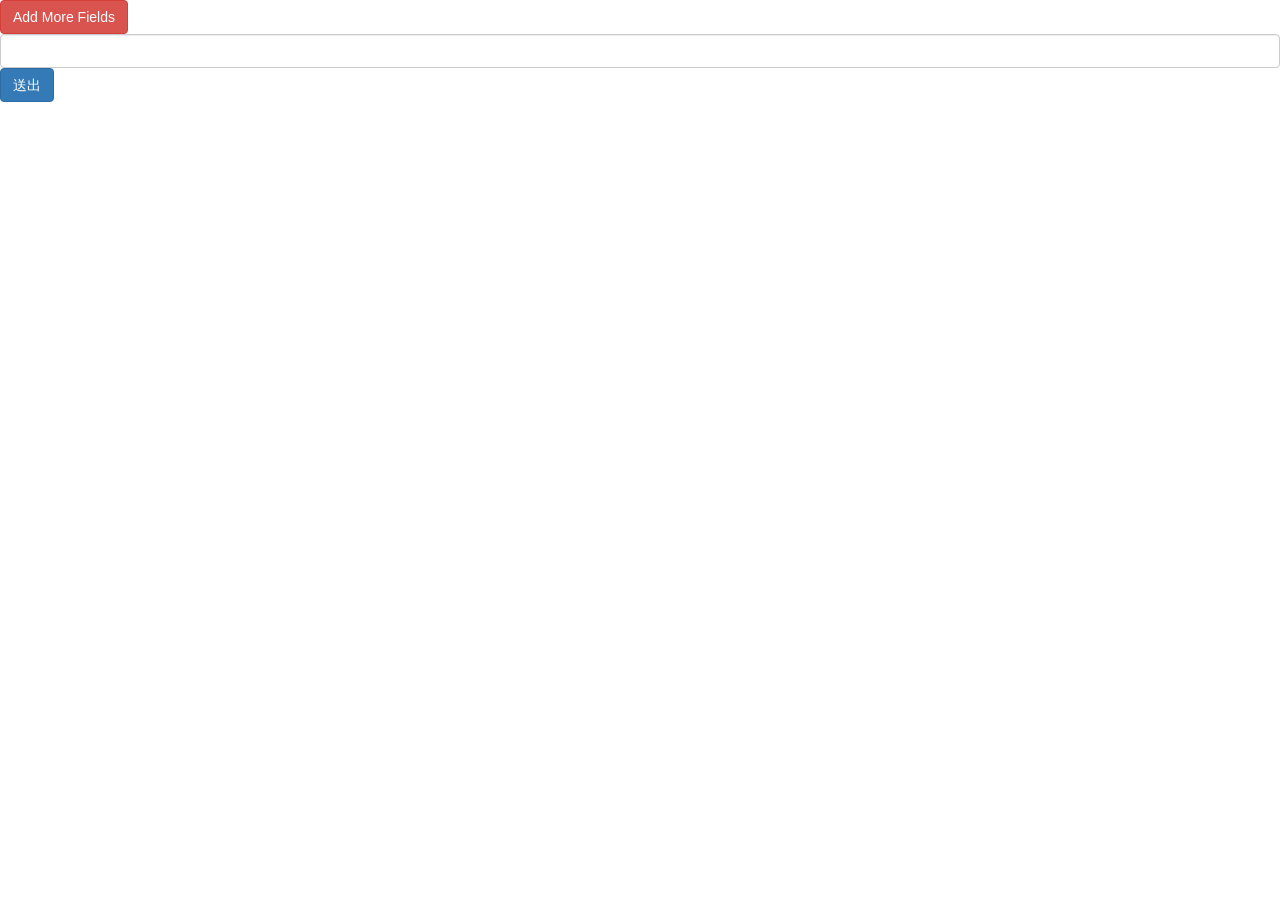
<file: add_ field/index.html>
<!DOCTYPE html>
<html lang="en">
  <head>
    <meta charset="utf-8">
    <meta http-equiv="X-UA-Compatible" content="IE=edge">
    <meta name="viewport" content="width=device-width, initial-scale=1">
    <title></title>

    <link rel="stylesheet" href="https://maxcdn.bootstrapcdn.com/bootstrap/3.3.5/css/bootstrap.min.css">
    <link rel="stylesheet" href="https://maxcdn.bootstrapcdn.com/font-awesome/4.4.0/css/font-awesome.min.css">
    <script src="https://ajax.googleapis.com/ajax/libs/jquery/1.11.3/jquery.min.js"></script>
    <!--[if lt IE 9]>
      <script src="https://oss.maxcdn.com/libs/html5shiv/3.7.2/html5shiv.js"></script>
      <script src="https://oss.maxcdn.com/libs/respond.js/1.4.2/respond.min.js"></script>
    <![endif]-->

    <script type="text/javascript">

    $(document).ready(function() {
    var max_fields      = 10; //maximum input boxes allowed
    var wrapper         = $(".input_fields_wrap"); //Fields wrapper
    var add_button      = $(".add_field_button"); //Add button ID

    var x = 1; //initlal text box count
    $(add_button).click(function(e){ //on add input button click
        e.preventDefault();
        if(x < max_fields){ //max input box allowed
            x++; //text box increment
            $(wrapper).append('<div><input type="text" class="form-control" name="mytext[]"/><a href="#" class="remove_field">Remove</a></div>'); //add input box
        }
    });

    $(wrapper).on("click",".remove_field", function(e){ //user click on remove text
        e.preventDefault(); $(this).parent('div').remove(); x--;
    })
});

  </script>

  </head>
  <body>
    <form class="" action="test.php" method="post">
    <div class="input_fields_wrap">
      <button class="add_field_button btn btn-danger">Add More Fields</button>
      <div><input type="text" class="form-control" name="mytext[]"></div>
    </div>
    <input type="submit" name="" class="btn btn-primary" value="送出">
</form>

    <script src="https://maxcdn.bootstrapcdn.com/bootstrap/3.3.5/js/bootstrap.min.js"></script>
  </body>
</html>
</file>
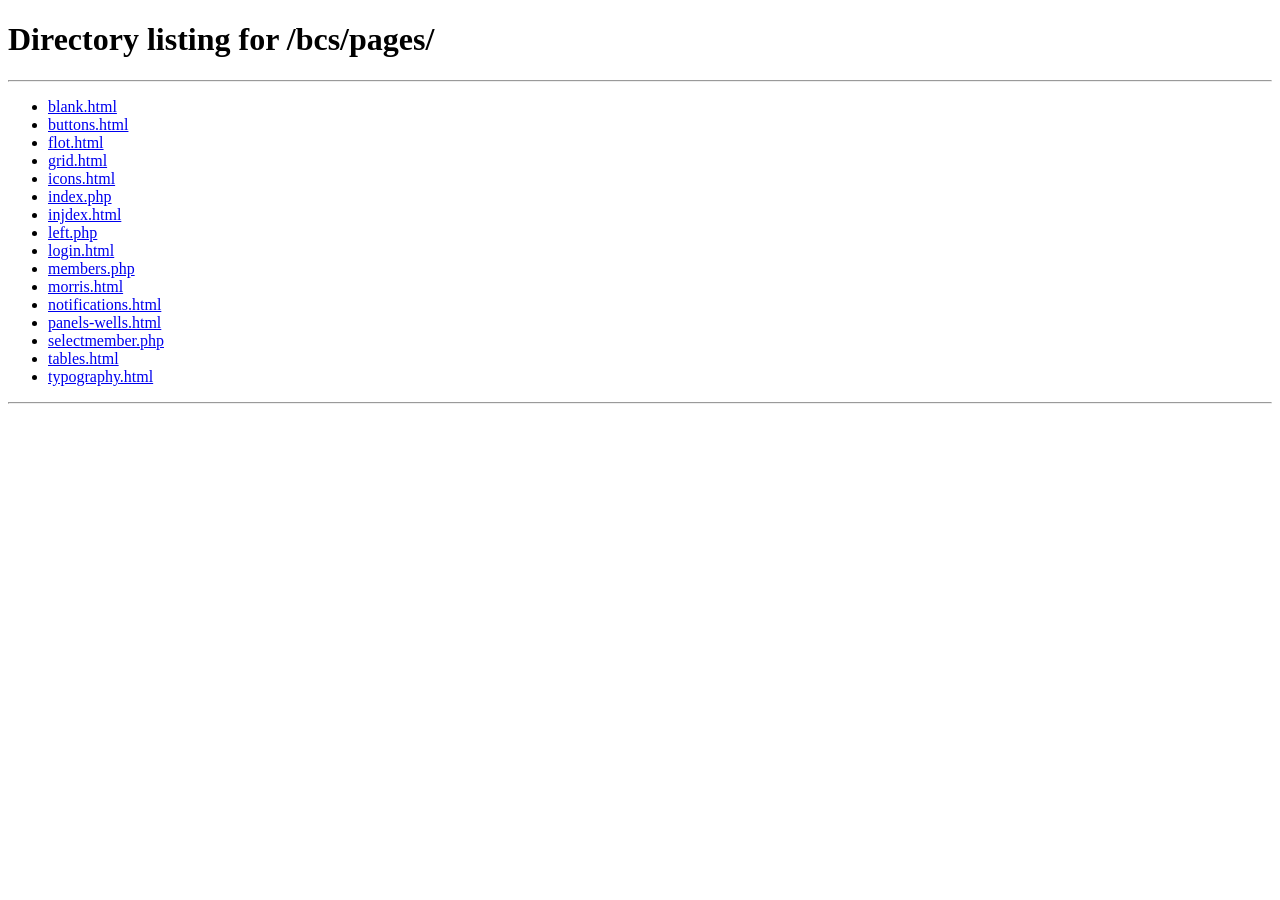
<file: bcs/index.html>
<!DOCTYPE html>
<html>
<head>
<meta http-equiv="refresh" content="0;url=pages/">
<title>SB Admin 2</title>
<script language="javascript">
    window.location.href = "pages/"
</script>
</head>
<body>
Go to <a href="pages/index.php">/pages/index.html</a>
</body>
</html>
</file>
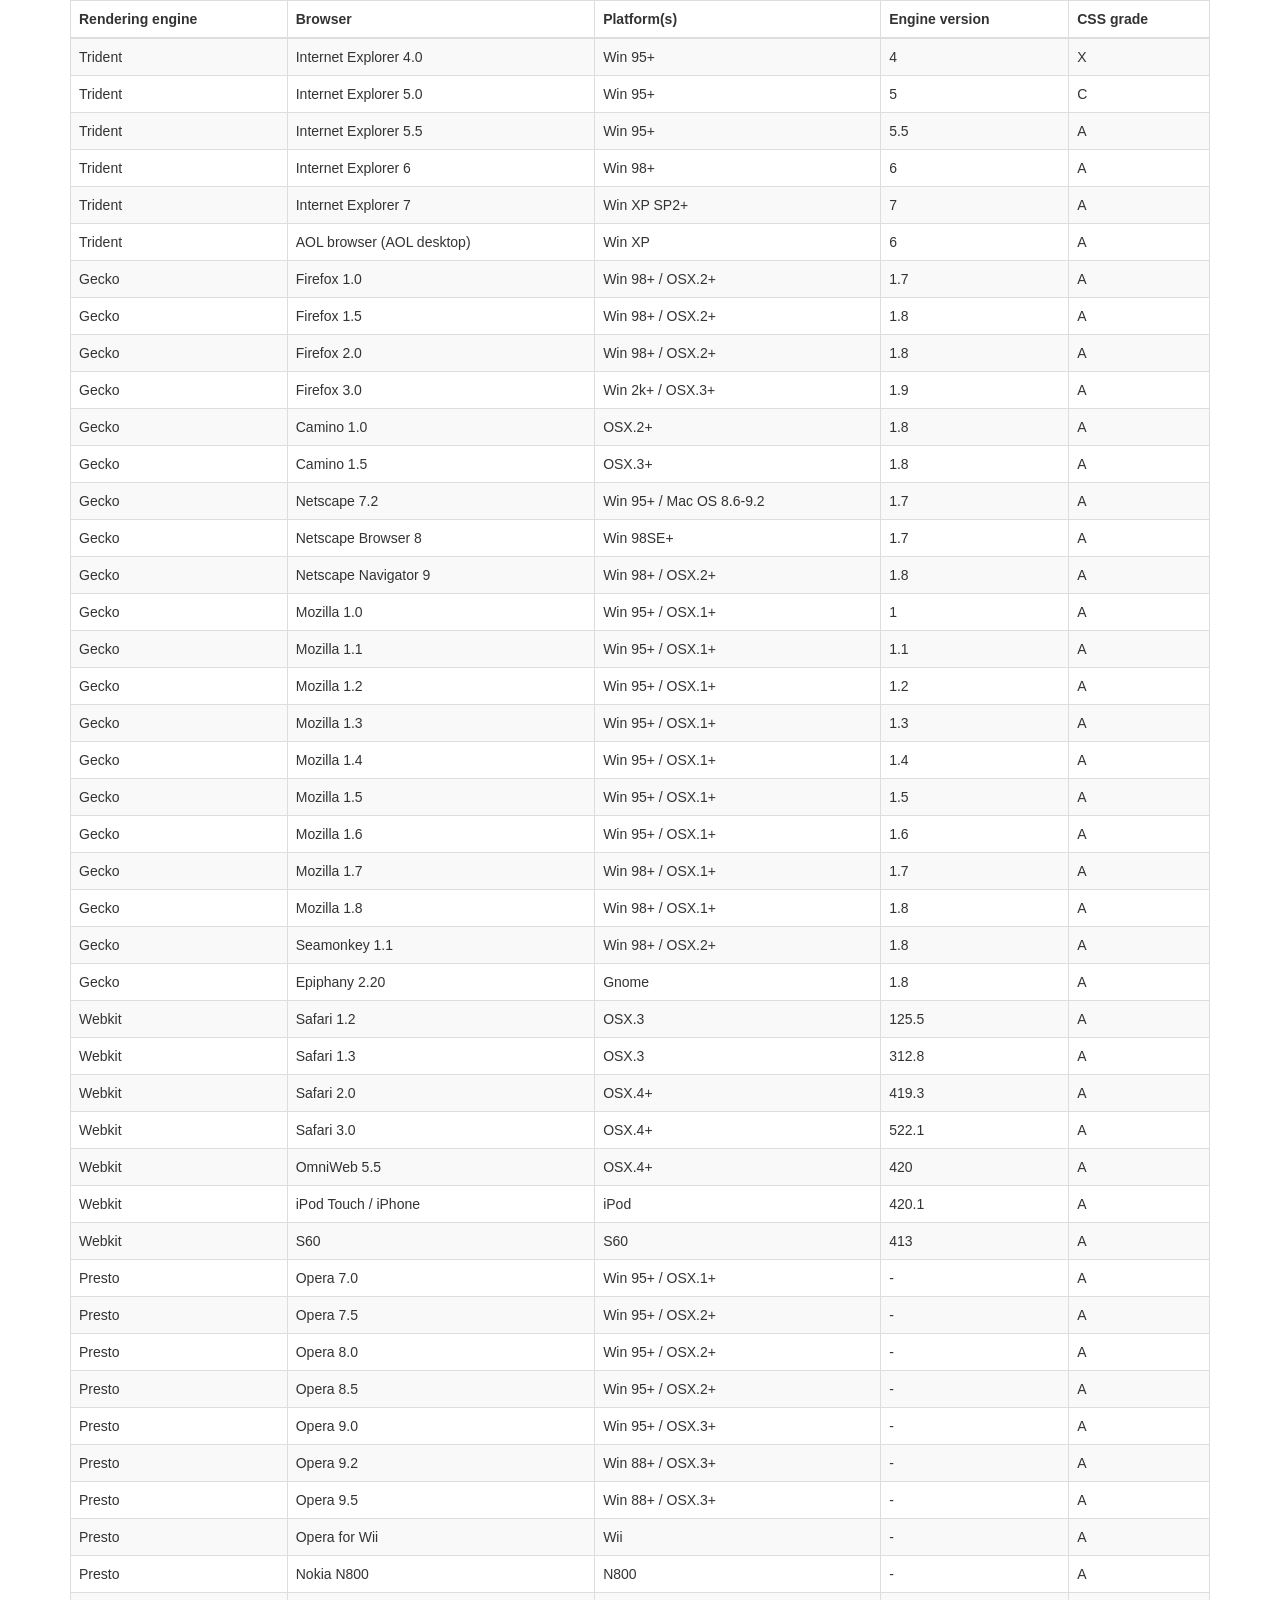
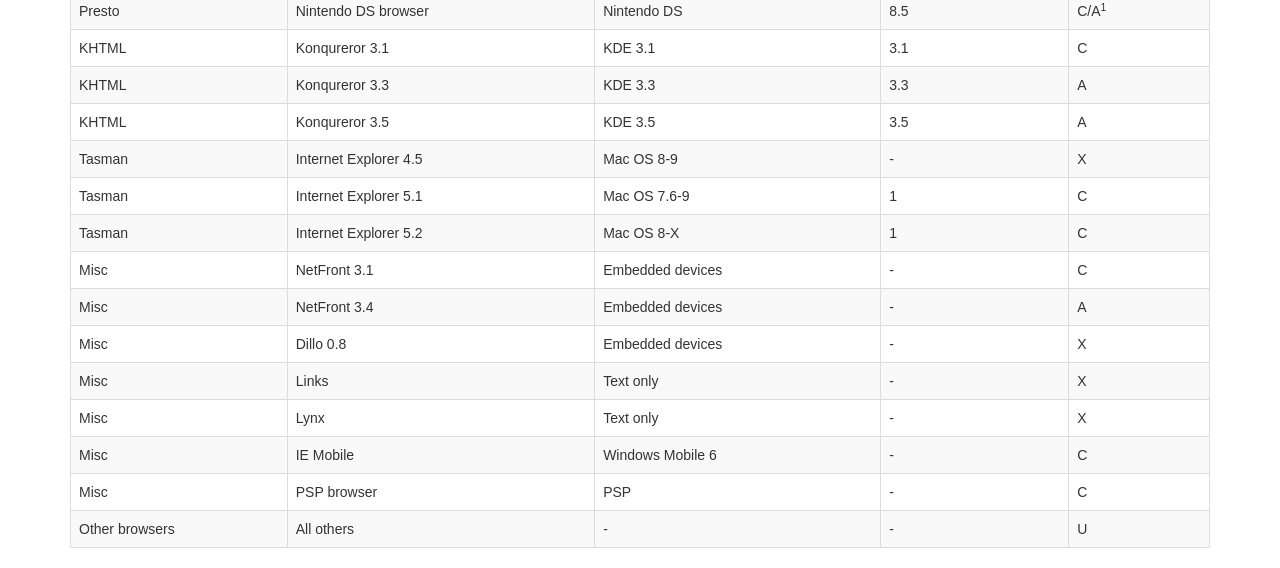
<file: bc/vendor/datatables-plugins/index.html>
<!DOCTYPE HTML PUBLIC "-//W3C//DTD HTML 4.01//EN" "http://www.w3.org/TR/html4/strict.dtd">
<html>
	<head>
		<meta http-equiv="content-type" content="text/html; charset=utf-8" />
		
		<title>DataTables Bootstrap 3 example</title>

		<link rel="stylesheet" type="text/css" href="//maxcdn.bootstrapcdn.com/bootstrap/3.3.0/css/bootstrap.min.css">
		<link rel="stylesheet" type="text/css" href="dataTables.bootstrap.css">

		<script type="text/javascript" language="javascript" src="//code.jquery.com/jquery-1.11.1.min.js"></script>
		<script type="text/javascript" language="javascript" src="//cdn.datatables.net/1.10.3/js/jquery.dataTables.min.js"></script>
		<script type="text/javascript" language="javascript" src="dataTables.bootstrap.js"></script>
		<script type="text/javascript" charset="utf-8">
			$(document).ready(function() {
				$('#example').dataTable();
			} );
		</script>
	</head>
	<body>
		<div class="container">
			
<table cellpadding="0" cellspacing="0" border="0" class="table table-striped table-bordered" id="example">
	<thead>
		<tr>
			<th>Rendering engine</th>
			<th>Browser</th>
			<th>Platform(s)</th>
			<th>Engine version</th>
			<th>CSS grade</th>
		</tr>
	</thead>
	<tbody>
		<tr class="odd gradeX">
			<td>Trident</td>
			<td>Internet
				 Explorer 4.0</td>
			<td>Win 95+</td>
			<td class="center"> 4</td>
			<td class="center">X</td>
		</tr>
		<tr class="even gradeC">
			<td>Trident</td>
			<td>Internet
				 Explorer 5.0</td>
			<td>Win 95+</td>
			<td class="center">5</td>
			<td class="center">C</td>
		</tr>
		<tr class="odd gradeA">
			<td>Trident</td>
			<td>Internet
				 Explorer 5.5</td>
			<td>Win 95+</td>
			<td class="center">5.5</td>
			<td class="center">A</td>
		</tr>
		<tr class="even gradeA">
			<td>Trident</td>
			<td>Internet
				 Explorer 6</td>
			<td>Win 98+</td>
			<td class="center">6</td>
			<td class="center">A</td>
		</tr>
		<tr class="odd gradeA">
			<td>Trident</td>
			<td>Internet Explorer 7</td>
			<td>Win XP SP2+</td>
			<td class="center">7</td>
			<td class="center">A</td>
		</tr>
		<tr class="even gradeA">
			<td>Trident</td>
			<td>AOL browser (AOL desktop)</td>
			<td>Win XP</td>
			<td class="center">6</td>
			<td class="center">A</td>
		</tr>
		<tr class="gradeA">
			<td>Gecko</td>
			<td>Firefox 1.0</td>
			<td>Win 98+ / OSX.2+</td>
			<td class="center">1.7</td>
			<td class="center">A</td>
		</tr>
		<tr class="gradeA">
			<td>Gecko</td>
			<td>Firefox 1.5</td>
			<td>Win 98+ / OSX.2+</td>
			<td class="center">1.8</td>
			<td class="center">A</td>
		</tr>
		<tr class="gradeA">
			<td>Gecko</td>
			<td>Firefox 2.0</td>
			<td>Win 98+ / OSX.2+</td>
			<td class="center">1.8</td>
			<td class="center">A</td>
		</tr>
		<tr class="gradeA">
			<td>Gecko</td>
			<td>Firefox 3.0</td>
			<td>Win 2k+ / OSX.3+</td>
			<td class="center">1.9</td>
			<td class="center">A</td>
		</tr>
		<tr class="gradeA">
			<td>Gecko</td>
			<td>Camino 1.0</td>
			<td>OSX.2+</td>
			<td class="center">1.8</td>
			<td class="center">A</td>
		</tr>
		<tr class="gradeA">
			<td>Gecko</td>
			<td>Camino 1.5</td>
			<td>OSX.3+</td>
			<td class="center">1.8</td>
			<td class="center">A</td>
		</tr>
		<tr class="gradeA">
			<td>Gecko</td>
			<td>Netscape 7.2</td>
			<td>Win 95+ / Mac OS 8.6-9.2</td>
			<td class="center">1.7</td>
			<td class="center">A</td>
		</tr>
		<tr class="gradeA">
			<td>Gecko</td>
			<td>Netscape Browser 8</td>
			<td>Win 98SE+</td>
			<td class="center">1.7</td>
			<td class="center">A</td>
		</tr>
		<tr class="gradeA">
			<td>Gecko</td>
			<td>Netscape Navigator 9</td>
			<td>Win 98+ / OSX.2+</td>
			<td class="center">1.8</td>
			<td class="center">A</td>
		</tr>
		<tr class="gradeA">
			<td>Gecko</td>
			<td>Mozilla 1.0</td>
			<td>Win 95+ / OSX.1+</td>
			<td class="center">1</td>
			<td class="center">A</td>
		</tr>
		<tr class="gradeA">
			<td>Gecko</td>
			<td>Mozilla 1.1</td>
			<td>Win 95+ / OSX.1+</td>
			<td class="center">1.1</td>
			<td class="center">A</td>
		</tr>
		<tr class="gradeA">
			<td>Gecko</td>
			<td>Mozilla 1.2</td>
			<td>Win 95+ / OSX.1+</td>
			<td class="center">1.2</td>
			<td class="center">A</td>
		</tr>
		<tr class="gradeA">
			<td>Gecko</td>
			<td>Mozilla 1.3</td>
			<td>Win 95+ / OSX.1+</td>
			<td class="center">1.3</td>
			<td class="center">A</td>
		</tr>
		<tr class="gradeA">
			<td>Gecko</td>
			<td>Mozilla 1.4</td>
			<td>Win 95+ / OSX.1+</td>
			<td class="center">1.4</td>
			<td class="center">A</td>
		</tr>
		<tr class="gradeA">
			<td>Gecko</td>
			<td>Mozilla 1.5</td>
			<td>Win 95+ / OSX.1+</td>
			<td class="center">1.5</td>
			<td class="center">A</td>
		</tr>
		<tr class="gradeA">
			<td>Gecko</td>
			<td>Mozilla 1.6</td>
			<td>Win 95+ / OSX.1+</td>
			<td class="center">1.6</td>
			<td class="center">A</td>
		</tr>
		<tr class="gradeA">
			<td>Gecko</td>
			<td>Mozilla 1.7</td>
			<td>Win 98+ / OSX.1+</td>
			<td class="center">1.7</td>
			<td class="center">A</td>
		</tr>
		<tr class="gradeA">
			<td>Gecko</td>
			<td>Mozilla 1.8</td>
			<td>Win 98+ / OSX.1+</td>
			<td class="center">1.8</td>
			<td class="center">A</td>
		</tr>
		<tr class="gradeA">
			<td>Gecko</td>
			<td>Seamonkey 1.1</td>
			<td>Win 98+ / OSX.2+</td>
			<td class="center">1.8</td>
			<td class="center">A</td>
		</tr>
		<tr class="gradeA">
			<td>Gecko</td>
			<td>Epiphany 2.20</td>
			<td>Gnome</td>
			<td class="center">1.8</td>
			<td class="center">A</td>
		</tr>
		<tr class="gradeA">
			<td>Webkit</td>
			<td>Safari 1.2</td>
			<td>OSX.3</td>
			<td class="center">125.5</td>
			<td class="center">A</td>
		</tr>
		<tr class="gradeA">
			<td>Webkit</td>
			<td>Safari 1.3</td>
			<td>OSX.3</td>
			<td class="center">312.8</td>
			<td class="center">A</td>
		</tr>
		<tr class="gradeA">
			<td>Webkit</td>
			<td>Safari 2.0</td>
			<td>OSX.4+</td>
			<td class="center">419.3</td>
			<td class="center">A</td>
		</tr>
		<tr class="gradeA">
			<td>Webkit</td>
			<td>Safari 3.0</td>
			<td>OSX.4+</td>
			<td class="center">522.1</td>
			<td class="center">A</td>
		</tr>
		<tr class="gradeA">
			<td>Webkit</td>
			<td>OmniWeb 5.5</td>
			<td>OSX.4+</td>
			<td class="center">420</td>
			<td class="center">A</td>
		</tr>
		<tr class="gradeA">
			<td>Webkit</td>
			<td>iPod Touch / iPhone</td>
			<td>iPod</td>
			<td class="center">420.1</td>
			<td class="center">A</td>
		</tr>
		<tr class="gradeA">
			<td>Webkit</td>
			<td>S60</td>
			<td>S60</td>
			<td class="center">413</td>
			<td class="center">A</td>
		</tr>
		<tr class="gradeA">
			<td>Presto</td>
			<td>Opera 7.0</td>
			<td>Win 95+ / OSX.1+</td>
			<td class="center">-</td>
			<td class="center">A</td>
		</tr>
		<tr class="gradeA">
			<td>Presto</td>
			<td>Opera 7.5</td>
			<td>Win 95+ / OSX.2+</td>
			<td class="center">-</td>
			<td class="center">A</td>
		</tr>
		<tr class="gradeA">
			<td>Presto</td>
			<td>Opera 8.0</td>
			<td>Win 95+ / OSX.2+</td>
			<td class="center">-</td>
			<td class="center">A</td>
		</tr>
		<tr class="gradeA">
			<td>Presto</td>
			<td>Opera 8.5</td>
			<td>Win 95+ / OSX.2+</td>
			<td class="center">-</td>
			<td class="center">A</td>
		</tr>
		<tr class="gradeA">
			<td>Presto</td>
			<td>Opera 9.0</td>
			<td>Win 95+ / OSX.3+</td>
			<td class="center">-</td>
			<td class="center">A</td>
		</tr>
		<tr class="gradeA">
			<td>Presto</td>
			<td>Opera 9.2</td>
			<td>Win 88+ / OSX.3+</td>
			<td class="center">-</td>
			<td class="center">A</td>
		</tr>
		<tr class="gradeA">
			<td>Presto</td>
			<td>Opera 9.5</td>
			<td>Win 88+ / OSX.3+</td>
			<td class="center">-</td>
			<td class="center">A</td>
		</tr>
		<tr class="gradeA">
			<td>Presto</td>
			<td>Opera for Wii</td>
			<td>Wii</td>
			<td class="center">-</td>
			<td class="center">A</td>
		</tr>
		<tr class="gradeA">
			<td>Presto</td>
			<td>Nokia N800</td>
			<td>N800</td>
			<td class="center">-</td>
			<td class="center">A</td>
		</tr>
		<tr class="gradeA">
			<td>Presto</td>
			<td>Nintendo DS browser</td>
			<td>Nintendo DS</td>
			<td class="center">8.5</td>
			<td class="center">C/A<sup>1</sup></td>
		</tr>
		<tr class="gradeC">
			<td>KHTML</td>
			<td>Konqureror 3.1</td>
			<td>KDE 3.1</td>
			<td class="center">3.1</td>
			<td class="center">C</td>
		</tr>
		<tr class="gradeA">
			<td>KHTML</td>
			<td>Konqureror 3.3</td>
			<td>KDE 3.3</td>
			<td class="center">3.3</td>
			<td class="center">A</td>
		</tr>
		<tr class="gradeA">
			<td>KHTML</td>
			<td>Konqureror 3.5</td>
			<td>KDE 3.5</td>
			<td class="center">3.5</td>
			<td class="center">A</td>
		</tr>
		<tr class="gradeX">
			<td>Tasman</td>
			<td>Internet Explorer 4.5</td>
			<td>Mac OS 8-9</td>
			<td class="center">-</td>
			<td class="center">X</td>
		</tr>
		<tr class="gradeC">
			<td>Tasman</td>
			<td>Internet Explorer 5.1</td>
			<td>Mac OS 7.6-9</td>
			<td class="center">1</td>
			<td class="center">C</td>
		</tr>
		<tr class="gradeC">
			<td>Tasman</td>
			<td>Internet Explorer 5.2</td>
			<td>Mac OS 8-X</td>
			<td class="center">1</td>
			<td class="center">C</td>
		</tr>
		<tr class="gradeA">
			<td>Misc</td>
			<td>NetFront 3.1</td>
			<td>Embedded devices</td>
			<td class="center">-</td>
			<td class="center">C</td>
		</tr>
		<tr class="gradeA">
			<td>Misc</td>
			<td>NetFront 3.4</td>
			<td>Embedded devices</td>
			<td class="center">-</td>
			<td class="center">A</td>
		</tr>
		<tr class="gradeX">
			<td>Misc</td>
			<td>Dillo 0.8</td>
			<td>Embedded devices</td>
			<td class="center">-</td>
			<td class="center">X</td>
		</tr>
		<tr class="gradeX">
			<td>Misc</td>
			<td>Links</td>
			<td>Text only</td>
			<td class="center">-</td>
			<td class="center">X</td>
		</tr>
		<tr class="gradeX">
			<td>Misc</td>
			<td>Lynx</td>
			<td>Text only</td>
			<td class="center">-</td>
			<td class="center">X</td>
		</tr>
		<tr class="gradeC">
			<td>Misc</td>
			<td>IE Mobile</td>
			<td>Windows Mobile 6</td>
			<td class="center">-</td>
			<td class="center">C</td>
		</tr>
		<tr class="gradeC">
			<td>Misc</td>
			<td>PSP browser</td>
			<td>PSP</td>
			<td class="center">-</td>
			<td class="center">C</td>
		</tr>
		<tr class="gradeU">
			<td>Other browsers</td>
			<td>All others</td>
			<td>-</td>
			<td class="center">-</td>
			<td class="center">U</td>
		</tr>
	</tbody>
</table>
			
		</div>
	</body>
</html>
</file>
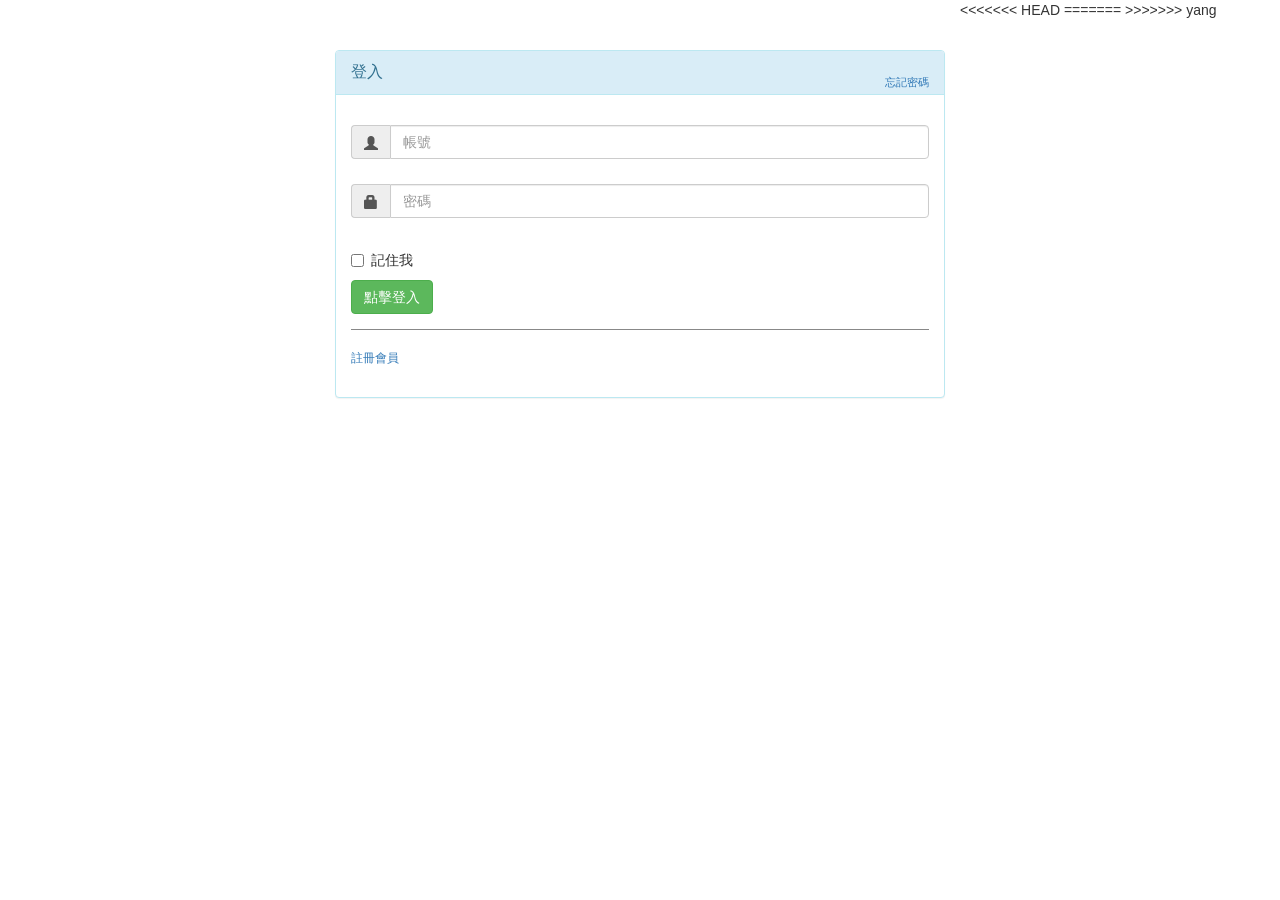
<file: login.html>
<<<<<<< HEAD

=======
>>>>>>> yang
<!DOCTYPE html>
<html lang="en">
<head>
  <meta charset="utf-8">
  <meta http-equiv="X-UA-Compatible" content="IE=edge">
  <meta name="viewport" content="width=device-width, initial-scale=1">
  <title></title>

  <!-- Bootstrap -->
  <link rel="stylesheet" href="https://maxcdn.bootstrapcdn.com/bootstrap/3.3.5/css/bootstrap.min.css">
  <link rel="stylesheet" href="https://maxcdn.bootstrapcdn.com/font-awesome/4.4.0/css/font-awesome.min.css">

  <!-- HTML5 Shim and Respond.js IE8 support of HTML5 elements and media queries -->
  <!-- WARNING: Respond.js doesn't work if you view the page via file:// -->
  <!--[if lt IE 9]>
  <script src="https://oss.maxcdn.com/libs/html5shiv/3.7.2/html5shiv.js"></script>
  <script src="https://oss.maxcdn.com/libs/respond.js/1.4.2/respond.min.js"></script>
  <![endif]-->
</head>
<body>
                              <!--登入----->
  <div id="loginbox" style="margin-top:50px;" class="mainbox col-md-6 col-md-offset-3 col-sm-8 col-sm-offset-2">
    <div class="panel panel-info" >
      <div class="panel-heading">
        <div class="panel-title">登入</div>
        <div style="float:right; font-size: 80%; position: relative; top:-10px"><a href="#">忘記密碼</a></div>
      </div>

      <div style="padding-top:30px" class="panel-body" >

        <div style="display:none" id="login-alert" class="alert alert-danger col-sm-12"></div>

        <form id="loginform" class="form-horizontal" role="form"  action="login.php" method="post" >

          <div style="margin-bottom: 25px" class="input-group">
            <span class="input-group-addon"><i class="glyphicon glyphicon-user"></i></span>
            <input id="login-username" type="text" class="form-control" name="account" value="" placeholder="帳號">
          </div>

          <div style="margin-bottom: 25px" class="input-group">
            <span class="input-group-addon"><i class="glyphicon glyphicon-lock"></i></span>
            <input id="login-password" type="password" class="form-control" name="password" placeholder="密碼">
          </div>



          <div class="input-group">
            <div class="checkbox">
              <label>
                <input id="login-remember" type="checkbox" name="remember" value="1">記住我
              </label>
            </div>
          </div>


          <div style="margin-top:10px" class="form-group">
            <!-- Button -->

            <div class="col-sm-12 controls">
              <button id="btn-login" type="submit" class="btn btn-success">點擊登入</button>

            </div>
          </div>


          <div class="form-group">
            <div class="col-md-12 control">
              <div style="border-top: 1px solid#888; padding-top:20px; font-size:85%" >

                <a href="#" onClick="$('#loginbox').hide(); $('#signupbox').show()">
                  註冊會員
                </a>
              </div>
            </div>
          </div>
        </form>



      </div>
    </div>
  </div>
  <div id="signupbox" style="display:none; margin-top:50px" class="mainbox col-md-6 col-md-offset-3 col-sm-8 col-sm-offset-2">
    <div class="panel panel-info">
      <div class="panel-heading">
        <div class="panel-title">註冊</div>
        <div style="float:right; font-size: 85%; position: relative; top:-10px">
          <a id="signinlink" href="#" onclick="$('#signupbox').hide(); $('#loginbox').show()">返回登入頁面</a></div>
        </div>
        <div class="panel-body" >

                    <!---註冊----->
          <form id="signupform" class="form-horizontal" role="form" action="registered.php" method="post" >

            <div id="signupalert" style="display:none" class="alert alert-danger">
              <p>Error:</p>
              <span></span>
            </div>

              <div class="form-group">
              <label for="Name" class="col-md-3 control-label">姓名</label>
              <div class="col-md-9">
                <input type="text" class="form-control" name="Name" placeholder="Name">
              </div>
            </div>

            <div class="form-group">
              <label for="account number" class="col-md-3 control-label">帳號</label>
              <div class="col-md-9">
                <input type="text" class="form-control" name="accountnumber" placeholder="account number">
              </div>
            </div>
            <div class="form-group">
              <label for="password" class="col-md-3 control-label">密碼</label>
              <div class="col-md-9">
                <input type="password" class="form-control" name="password" placeholder="password">
              </div>
            </div>

            <div class="form-group">
              <label for="lastname" class="col-md-3 control-label">驗證碼</label>
              <div class="col-md-9">
                <input type="text" class="form-control" name="lastname" placeholder="lastname">
              </div>
            </div>


            <div class="form-group">
              <!-- Button -->
              <div class="col-md-offset-3 col-md-9">
                <button id="btn-signup" type="submit" class="btn btn-info"><i class="icon-hand-right"></i> &nbsp 註冊</button>
                <span style="margin-left:7px;"></span>
              </div>
            </div>

            <!-- <div style="border-top: 1px solid #999; padding-top:20px"  class="form-group"> -->

            <div class="col-md-offset-3 col-md-9">

            </div>

          </div>



        </form>
      </div>
    </div>




  </div>


  <!-- jQuery (necessary for Bootstrap's JavaScript plugins) -->
  <script src="https://ajax.googleapis.com/ajax/libs/jquery/1.11.3/jquery.min.js"></script>
  <!-- Include all compiled plugins (below), or include individual files as needed -->
  <script src="https://maxcdn.bootstrapcdn.com/bootstrap/3.3.5/js/bootstrap.min.js"></script>
</body>
</html>
</file>
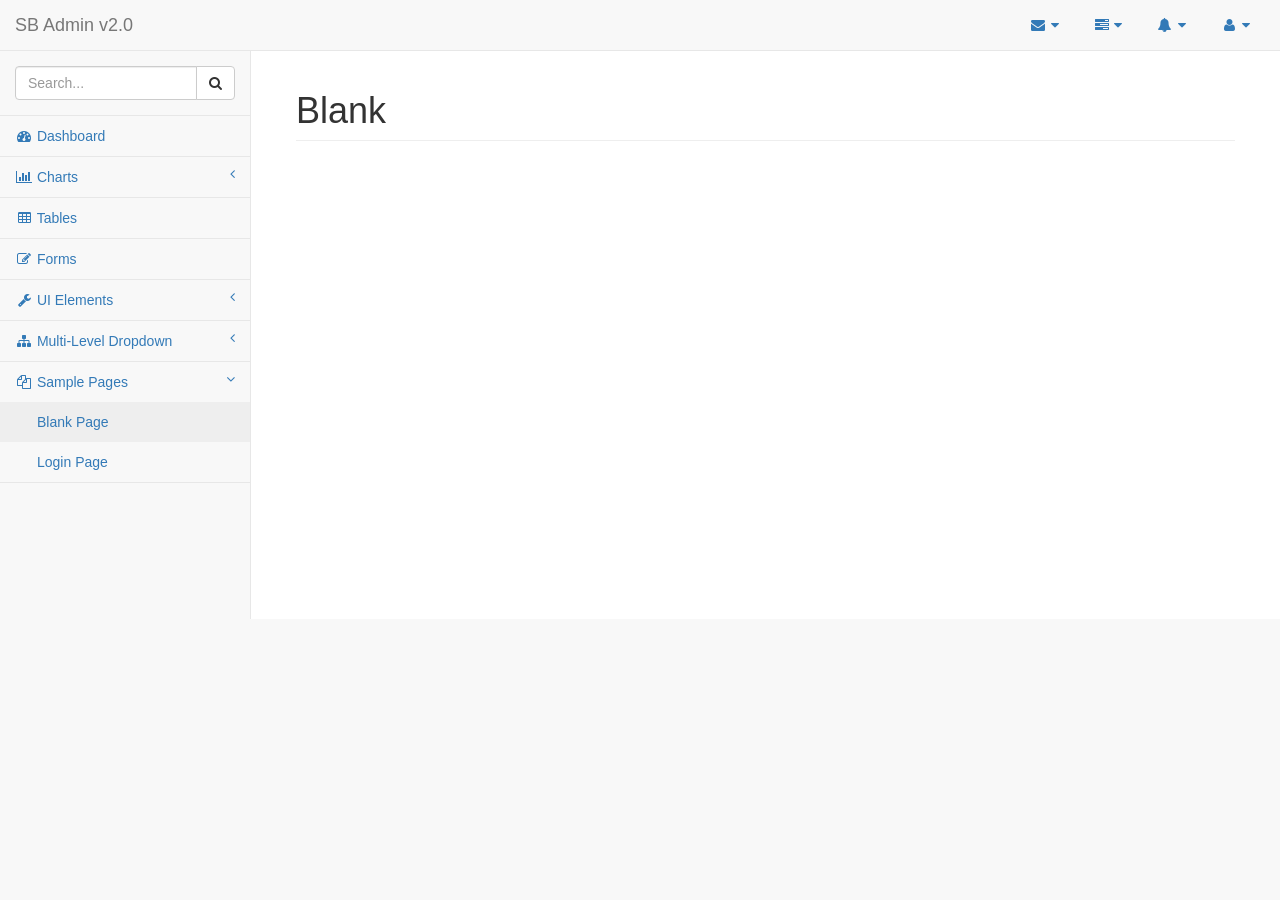
<file: bc/pages/blank.html>
<!DOCTYPE html>
<html lang="en">

<head>

    <meta charset="utf-8">
    <meta http-equiv="X-UA-Compatible" content="IE=edge">
    <meta name="viewport" content="width=device-width, initial-scale=1">
    <meta name="description" content="">
    <meta name="author" content="">

    <title>SB Admin 2 - Bootstrap Admin Theme</title>

    <!-- Bootstrap Core CSS -->
    <link href="../vendor/bootstrap/css/bootstrap.min.css" rel="stylesheet">

    <!-- MetisMenu CSS -->
    <link href="../vendor/metisMenu/metisMenu.min.css" rel="stylesheet">

    <!-- Custom CSS -->
    <link href="../dist/css/sb-admin-2.css" rel="stylesheet">

    <!-- Custom Fonts -->
    <link href="../vendor/font-awesome/css/font-awesome.min.css" rel="stylesheet" type="text/css">

    <!-- HTML5 Shim and Respond.js IE8 support of HTML5 elements and media queries -->
    <!-- WARNING: Respond.js doesn't work if you view the page via file:// -->
    <!--[if lt IE 9]>
        <script src="https://oss.maxcdn.com/libs/html5shiv/3.7.0/html5shiv.js"></script>
        <script src="https://oss.maxcdn.com/libs/respond.js/1.4.2/respond.min.js"></script>
    <![endif]-->

</head>

<body>

    <div id="wrapper">

        <!-- Navigation -->
        <nav class="navbar navbar-default navbar-static-top" role="navigation" style="margin-bottom: 0">
            <div class="navbar-header">
                <button type="button" class="navbar-toggle" data-toggle="collapse" data-target=".navbar-collapse">
                    <span class="sr-only">Toggle navigation</span>
                    <span class="icon-bar"></span>
                    <span class="icon-bar"></span>
                    <span class="icon-bar"></span>
                </button>
                <a class="navbar-brand" href="index.html">SB Admin v2.0</a>
            </div>
            <!-- /.navbar-header -->

            <ul class="nav navbar-top-links navbar-right">
                <li class="dropdown">
                    <a class="dropdown-toggle" data-toggle="dropdown" href="#">
                        <i class="fa fa-envelope fa-fw"></i> <i class="fa fa-caret-down"></i>
                    </a>
                    <ul class="dropdown-menu dropdown-messages">
                        <li>
                            <a href="#">
                                <div>
                                    <strong>John Smith</strong>
                                    <span class="pull-right text-muted">
                                        <em>Yesterday</em>
                                    </span>
                                </div>
                                <div>Lorem ipsum dolor sit amet, consectetur adipiscing elit. Pellentesque eleifend...</div>
                            </a>
                        </li>
                        <li class="divider"></li>
                        <li>
                            <a href="#">
                                <div>
                                    <strong>John Smith</strong>
                                    <span class="pull-right text-muted">
                                        <em>Yesterday</em>
                                    </span>
                                </div>
                                <div>Lorem ipsum dolor sit amet, consectetur adipiscing elit. Pellentesque eleifend...</div>
                            </a>
                        </li>
                        <li class="divider"></li>
                        <li>
                            <a href="#">
                                <div>
                                    <strong>John Smith</strong>
                                    <span class="pull-right text-muted">
                                        <em>Yesterday</em>
                                    </span>
                                </div>
                                <div>Lorem ipsum dolor sit amet, consectetur adipiscing elit. Pellentesque eleifend...</div>
                            </a>
                        </li>
                        <li class="divider"></li>
                        <li>
                            <a class="text-center" href="#">
                                <strong>Read All Messages</strong>
                                <i class="fa fa-angle-right"></i>
                            </a>
                        </li>
                    </ul>
                    <!-- /.dropdown-messages -->
                </li>
                <!-- /.dropdown -->
                <li class="dropdown">
                    <a class="dropdown-toggle" data-toggle="dropdown" href="#">
                        <i class="fa fa-tasks fa-fw"></i> <i class="fa fa-caret-down"></i>
                    </a>
                    <ul class="dropdown-menu dropdown-tasks">
                        <li>
                            <a href="#">
                                <div>
                                    <p>
                                        <strong>Task 1</strong>
                                        <span class="pull-right text-muted">40% Complete</span>
                                    </p>
                                    <div class="progress progress-striped active">
                                        <div class="progress-bar progress-bar-success" role="progressbar" aria-valuenow="40" aria-valuemin="0" aria-valuemax="100" style="width: 40%">
                                            <span class="sr-only">40% Complete (success)</span>
                                        </div>
                                    </div>
                                </div>
                            </a>
                        </li>
                        <li class="divider"></li>
                        <li>
                            <a href="#">
                                <div>
                                    <p>
                                        <strong>Task 2</strong>
                                        <span class="pull-right text-muted">20% Complete</span>
                                    </p>
                                    <div class="progress progress-striped active">
                                        <div class="progress-bar progress-bar-info" role="progressbar" aria-valuenow="20" aria-valuemin="0" aria-valuemax="100" style="width: 20%">
                                            <span class="sr-only">20% Complete</span>
                                        </div>
                                    </div>
                                </div>
                            </a>
                        </li>
                        <li class="divider"></li>
                        <li>
                            <a href="#">
                                <div>
                                    <p>
                                        <strong>Task 3</strong>
                                        <span class="pull-right text-muted">60% Complete</span>
                                    </p>
                                    <div class="progress progress-striped active">
                                        <div class="progress-bar progress-bar-warning" role="progressbar" aria-valuenow="60" aria-valuemin="0" aria-valuemax="100" style="width: 60%">
                                            <span class="sr-only">60% Complete (warning)</span>
                                        </div>
                                    </div>
                                </div>
                            </a>
                        </li>
                        <li class="divider"></li>
                        <li>
                            <a href="#">
                                <div>
                                    <p>
                                        <strong>Task 4</strong>
                                        <span class="pull-right text-muted">80% Complete</span>
                                    </p>
                                    <div class="progress progress-striped active">
                                        <div class="progress-bar progress-bar-danger" role="progressbar" aria-valuenow="80" aria-valuemin="0" aria-valuemax="100" style="width: 80%">
                                            <span class="sr-only">80% Complete (danger)</span>
                                        </div>
                                    </div>
                                </div>
                            </a>
                        </li>
                        <li class="divider"></li>
                        <li>
                            <a class="text-center" href="#">
                                <strong>See All Tasks</strong>
                                <i class="fa fa-angle-right"></i>
                            </a>
                        </li>
                    </ul>
                    <!-- /.dropdown-tasks -->
                </li>
                <!-- /.dropdown -->
                <li class="dropdown">
                    <a class="dropdown-toggle" data-toggle="dropdown" href="#">
                        <i class="fa fa-bell fa-fw"></i> <i class="fa fa-caret-down"></i>
                    </a>
                    <ul class="dropdown-menu dropdown-alerts">
                        <li>
                            <a href="#">
                                <div>
                                    <i class="fa fa-comment fa-fw"></i> New Comment
                                    <span class="pull-right text-muted small">4 minutes ago</span>
                                </div>
                            </a>
                        </li>
                        <li class="divider"></li>
                        <li>
                            <a href="#">
                                <div>
                                    <i class="fa fa-twitter fa-fw"></i> 3 New Followers
                                    <span class="pull-right text-muted small">12 minutes ago</span>
                                </div>
                            </a>
                        </li>
                        <li class="divider"></li>
                        <li>
                            <a href="#">
                                <div>
                                    <i class="fa fa-envelope fa-fw"></i> Message Sent
                                    <span class="pull-right text-muted small">4 minutes ago</span>
                                </div>
                            </a>
                        </li>
                        <li class="divider"></li>
                        <li>
                            <a href="#">
                                <div>
                                    <i class="fa fa-tasks fa-fw"></i> New Task
                                    <span class="pull-right text-muted small">4 minutes ago</span>
                                </div>
                            </a>
                        </li>
                        <li class="divider"></li>
                        <li>
                            <a href="#">
                                <div>
                                    <i class="fa fa-upload fa-fw"></i> Server Rebooted
                                    <span class="pull-right text-muted small">4 minutes ago</span>
                                </div>
                            </a>
                        </li>
                        <li class="divider"></li>
                        <li>
                            <a class="text-center" href="#">
                                <strong>See All Alerts</strong>
                                <i class="fa fa-angle-right"></i>
                            </a>
                        </li>
                    </ul>
                    <!-- /.dropdown-alerts -->
                </li>
                <!-- /.dropdown -->
                <li class="dropdown">
                    <a class="dropdown-toggle" data-toggle="dropdown" href="#">
                        <i class="fa fa-user fa-fw"></i> <i class="fa fa-caret-down"></i>
                    </a>
                    <ul class="dropdown-menu dropdown-user">
                        <li><a href="#"><i class="fa fa-user fa-fw"></i> User Profile</a>
                        </li>
                        <li><a href="#"><i class="fa fa-gear fa-fw"></i> Settings</a>
                        </li>
                        <li class="divider"></li>
                        <li><a href="login.html"><i class="fa fa-sign-out fa-fw"></i> Logout</a>
                        </li>
                    </ul>
                    <!-- /.dropdown-user -->
                </li>
                <!-- /.dropdown -->
            </ul>
            <!-- /.navbar-top-links -->

            <div class="navbar-default sidebar" role="navigation">
                <div class="sidebar-nav navbar-collapse">
                    <ul class="nav" id="side-menu">
                        <li class="sidebar-search">
                            <div class="input-group custom-search-form">
                                <input type="text" class="form-control" placeholder="Search...">
                                <span class="input-group-btn">
                                    <button class="btn btn-default" type="button">
                                        <i class="fa fa-search"></i>
                                    </button>
                                </span>
                            </div>
                            <!-- /input-group -->
                        </li>
                        <li>
                            <a href="index.html"><i class="fa fa-dashboard fa-fw"></i> Dashboard</a>
                        </li>
                        <li>
                            <a href="#"><i class="fa fa-bar-chart-o fa-fw"></i> Charts<span class="fa arrow"></span></a>
                            <ul class="nav nav-second-level">
                                <li>
                                    <a href="flot.html">Flot Charts</a>
                                </li>
                                <li>
                                    <a href="morris.html">Morris.js Charts</a>
                                </li>
                            </ul>
                            <!-- /.nav-second-level -->
                        </li>
                        <li>
                            <a href="tables.html"><i class="fa fa-table fa-fw"></i> Tables</a>
                        </li>
                        <li>
                            <a href="forms.html"><i class="fa fa-edit fa-fw"></i> Forms</a>
                        </li>
                        <li>
                            <a href="#"><i class="fa fa-wrench fa-fw"></i> UI Elements<span class="fa arrow"></span></a>
                            <ul class="nav nav-second-level">
                                <li>
                                    <a href="panels-wells.html">Panels and Wells</a>
                                </li>
                                <li>
                                    <a href="buttons.html">Buttons</a>
                                </li>
                                <li>
                                    <a href="notifications.html">Notifications</a>
                                </li>
                                <li>
                                    <a href="typography.html">Typography</a>
                                </li>
                                <li>
                                    <a href="icons.html"> Icons</a>
                                </li>
                                <li>
                                    <a href="grid.html">Grid</a>
                                </li>
                            </ul>
                            <!-- /.nav-second-level -->
                        </li>
                        <li>
                            <a href="#"><i class="fa fa-sitemap fa-fw"></i> Multi-Level Dropdown<span class="fa arrow"></span></a>
                            <ul class="nav nav-second-level">
                                <li>
                                    <a href="#">Second Level Item</a>
                                </li>
                                <li>
                                    <a href="#">Second Level Item</a>
                                </li>
                                <li>
                                    <a href="#">Third Level <span class="fa arrow"></span></a>
                                    <ul class="nav nav-third-level">
                                        <li>
                                            <a href="#">Third Level Item</a>
                                        </li>
                                        <li>
                                            <a href="#">Third Level Item</a>
                                        </li>
                                        <li>
                                            <a href="#">Third Level Item</a>
                                        </li>
                                        <li>
                                            <a href="#">Third Level Item</a>
                                        </li>
                                    </ul>
                                    <!-- /.nav-third-level -->
                                </li>
                            </ul>
                            <!-- /.nav-second-level -->
                        </li>
                        <li class="active">
                            <a href="#"><i class="fa fa-files-o fa-fw"></i> Sample Pages<span class="fa arrow"></span></a>
                            <ul class="nav nav-second-level">
                                <li>
                                    <a class="active" href="blank.html">Blank Page</a>
                                </li>
                                <li>
                                    <a href="login.html">Login Page</a>
                                </li>
                            </ul>
                            <!-- /.nav-second-level -->
                        </li>
                    </ul>
                </div>
                <!-- /.sidebar-collapse -->
            </div>
            <!-- /.navbar-static-side -->
        </nav>

        <!-- Page Content -->
        <div id="page-wrapper">
            <div class="container-fluid">
                <div class="row">
                    <div class="col-lg-12">
                        <h1 class="page-header">Blank</h1>
                    </div>
                    <!-- /.col-lg-12 -->
                </div>
                <!-- /.row -->
            </div>
            <!-- /.container-fluid -->
        </div>
        <!-- /#page-wrapper -->

    </div>
    <!-- /#wrapper -->

    <!-- jQuery -->
    <script src="../vendor/jquery/jquery.min.js"></script>

    <!-- Bootstrap Core JavaScript -->
    <script src="../vendor/bootstrap/js/bootstrap.min.js"></script>

    <!-- Metis Menu Plugin JavaScript -->
    <script src="../vendor/metisMenu/metisMenu.min.js"></script>

    <!-- Custom Theme JavaScript -->
    <script src="../dist/js/sb-admin-2.js"></script>

</body>

</html>
</file>
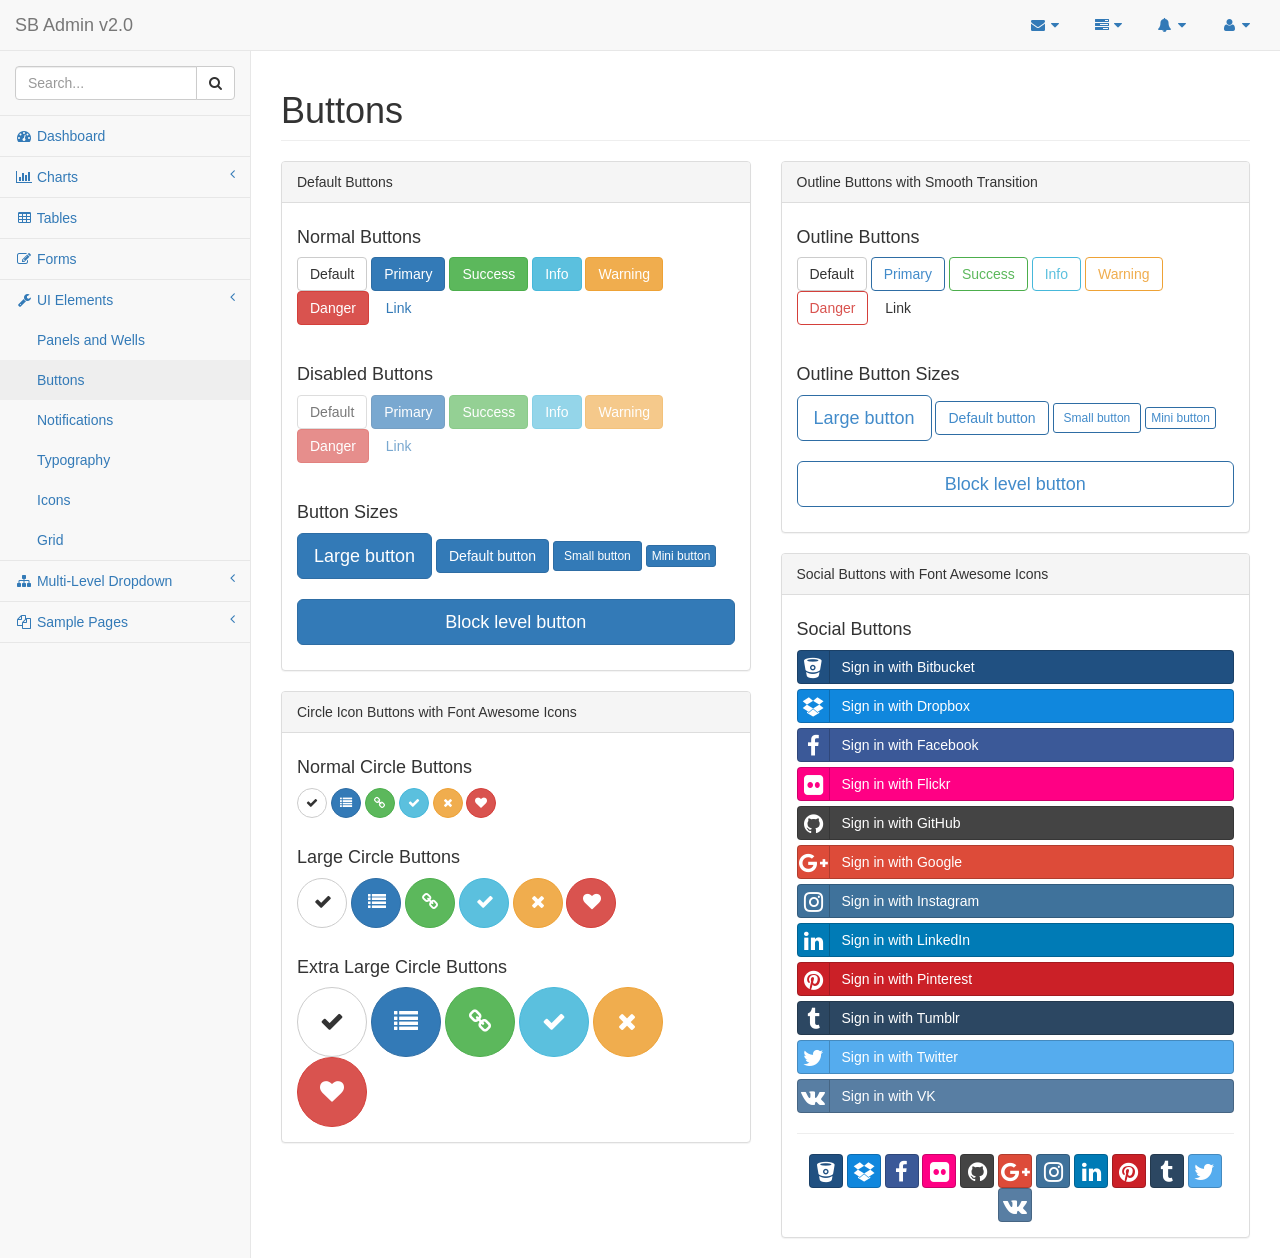
<file: bc/pages/buttons.html>
<!DOCTYPE html>
<html lang="en">

<head>

    <meta charset="utf-8">
    <meta http-equiv="X-UA-Compatible" content="IE=edge">
    <meta name="viewport" content="width=device-width, initial-scale=1">
    <meta name="description" content="">
    <meta name="author" content="">

    <title>SB Admin 2 - Bootstrap Admin Theme</title>

    <!-- Bootstrap Core CSS -->
    <link href="../vendor/bootstrap/css/bootstrap.min.css" rel="stylesheet">

    <!-- MetisMenu CSS -->
    <link href="../vendor/metisMenu/metisMenu.min.css" rel="stylesheet">

    <!-- Social Buttons CSS -->
    <link href="../vendor/bootstrap-social/bootstrap-social.css" rel="stylesheet">

    <!-- Custom CSS -->
    <link href="../dist/css/sb-admin-2.css" rel="stylesheet">

    <!-- Custom Fonts -->
    <link href="../vendor/font-awesome/css/font-awesome.min.css" rel="stylesheet" type="text/css">

    <!-- HTML5 Shim and Respond.js IE8 support of HTML5 elements and media queries -->
    <!-- WARNING: Respond.js doesn't work if you view the page via file:// -->
    <!--[if lt IE 9]>
        <script src="https://oss.maxcdn.com/libs/html5shiv/3.7.0/html5shiv.js"></script>
        <script src="https://oss.maxcdn.com/libs/respond.js/1.4.2/respond.min.js"></script>
    <![endif]-->

</head>

<body>

    <div id="wrapper">

        <!-- Navigation -->
        <nav class="navbar navbar-default navbar-static-top" role="navigation" style="margin-bottom: 0">
            <div class="navbar-header">
                <button type="button" class="navbar-toggle" data-toggle="collapse" data-target=".navbar-collapse">
                    <span class="sr-only">Toggle navigation</span>
                    <span class="icon-bar"></span>
                    <span class="icon-bar"></span>
                    <span class="icon-bar"></span>
                </button>
                <a class="navbar-brand" href="index.html">SB Admin v2.0</a>
            </div>
            <!-- /.navbar-header -->

            <ul class="nav navbar-top-links navbar-right">
                <li class="dropdown">
                    <a class="dropdown-toggle" data-toggle="dropdown" href="#">
                        <i class="fa fa-envelope fa-fw"></i> <i class="fa fa-caret-down"></i>
                    </a>
                    <ul class="dropdown-menu dropdown-messages">
                        <li>
                            <a href="#">
                                <div>
                                    <strong>John Smith</strong>
                                    <span class="pull-right text-muted">
                                        <em>Yesterday</em>
                                    </span>
                                </div>
                                <div>Lorem ipsum dolor sit amet, consectetur adipiscing elit. Pellentesque eleifend...</div>
                            </a>
                        </li>
                        <li class="divider"></li>
                        <li>
                            <a href="#">
                                <div>
                                    <strong>John Smith</strong>
                                    <span class="pull-right text-muted">
                                        <em>Yesterday</em>
                                    </span>
                                </div>
                                <div>Lorem ipsum dolor sit amet, consectetur adipiscing elit. Pellentesque eleifend...</div>
                            </a>
                        </li>
                        <li class="divider"></li>
                        <li>
                            <a href="#">
                                <div>
                                    <strong>John Smith</strong>
                                    <span class="pull-right text-muted">
                                        <em>Yesterday</em>
                                    </span>
                                </div>
                                <div>Lorem ipsum dolor sit amet, consectetur adipiscing elit. Pellentesque eleifend...</div>
                            </a>
                        </li>
                        <li class="divider"></li>
                        <li>
                            <a class="text-center" href="#">
                                <strong>Read All Messages</strong>
                                <i class="fa fa-angle-right"></i>
                            </a>
                        </li>
                    </ul>
                    <!-- /.dropdown-messages -->
                </li>
                <!-- /.dropdown -->
                <li class="dropdown">
                    <a class="dropdown-toggle" data-toggle="dropdown" href="#">
                        <i class="fa fa-tasks fa-fw"></i> <i class="fa fa-caret-down"></i>
                    </a>
                    <ul class="dropdown-menu dropdown-tasks">
                        <li>
                            <a href="#">
                                <div>
                                    <p>
                                        <strong>Task 1</strong>
                                        <span class="pull-right text-muted">40% Complete</span>
                                    </p>
                                    <div class="progress progress-striped active">
                                        <div class="progress-bar progress-bar-success" role="progressbar" aria-valuenow="40" aria-valuemin="0" aria-valuemax="100" style="width: 40%">
                                            <span class="sr-only">40% Complete (success)</span>
                                        </div>
                                    </div>
                                </div>
                            </a>
                        </li>
                        <li class="divider"></li>
                        <li>
                            <a href="#">
                                <div>
                                    <p>
                                        <strong>Task 2</strong>
                                        <span class="pull-right text-muted">20% Complete</span>
                                    </p>
                                    <div class="progress progress-striped active">
                                        <div class="progress-bar progress-bar-info" role="progressbar" aria-valuenow="20" aria-valuemin="0" aria-valuemax="100" style="width: 20%">
                                            <span class="sr-only">20% Complete</span>
                                        </div>
                                    </div>
                                </div>
                            </a>
                        </li>
                        <li class="divider"></li>
                        <li>
                            <a href="#">
                                <div>
                                    <p>
                                        <strong>Task 3</strong>
                                        <span class="pull-right text-muted">60% Complete</span>
                                    </p>
                                    <div class="progress progress-striped active">
                                        <div class="progress-bar progress-bar-warning" role="progressbar" aria-valuenow="60" aria-valuemin="0" aria-valuemax="100" style="width: 60%">
                                            <span class="sr-only">60% Complete (warning)</span>
                                        </div>
                                    </div>
                                </div>
                            </a>
                        </li>
                        <li class="divider"></li>
                        <li>
                            <a href="#">
                                <div>
                                    <p>
                                        <strong>Task 4</strong>
                                        <span class="pull-right text-muted">80% Complete</span>
                                    </p>
                                    <div class="progress progress-striped active">
                                        <div class="progress-bar progress-bar-danger" role="progressbar" aria-valuenow="80" aria-valuemin="0" aria-valuemax="100" style="width: 80%">
                                            <span class="sr-only">80% Complete (danger)</span>
                                        </div>
                                    </div>
                                </div>
                            </a>
                        </li>
                        <li class="divider"></li>
                        <li>
                            <a class="text-center" href="#">
                                <strong>See All Tasks</strong>
                                <i class="fa fa-angle-right"></i>
                            </a>
                        </li>
                    </ul>
                    <!-- /.dropdown-tasks -->
                </li>
                <!-- /.dropdown -->
                <li class="dropdown">
                    <a class="dropdown-toggle" data-toggle="dropdown" href="#">
                        <i class="fa fa-bell fa-fw"></i> <i class="fa fa-caret-down"></i>
                    </a>
                    <ul class="dropdown-menu dropdown-alerts">
                        <li>
                            <a href="#">
                                <div>
                                    <i class="fa fa-comment fa-fw"></i> New Comment
                                    <span class="pull-right text-muted small">4 minutes ago</span>
                                </div>
                            </a>
                        </li>
                        <li class="divider"></li>
                        <li>
                            <a href="#">
                                <div>
                                    <i class="fa fa-twitter fa-fw"></i> 3 New Followers
                                    <span class="pull-right text-muted small">12 minutes ago</span>
                                </div>
                            </a>
                        </li>
                        <li class="divider"></li>
                        <li>
                            <a href="#">
                                <div>
                                    <i class="fa fa-envelope fa-fw"></i> Message Sent
                                    <span class="pull-right text-muted small">4 minutes ago</span>
                                </div>
                            </a>
                        </li>
                        <li class="divider"></li>
                        <li>
                            <a href="#">
                                <div>
                                    <i class="fa fa-tasks fa-fw"></i> New Task
                                    <span class="pull-right text-muted small">4 minutes ago</span>
                                </div>
                            </a>
                        </li>
                        <li class="divider"></li>
                        <li>
                            <a href="#">
                                <div>
                                    <i class="fa fa-upload fa-fw"></i> Server Rebooted
                                    <span class="pull-right text-muted small">4 minutes ago</span>
                                </div>
                            </a>
                        </li>
                        <li class="divider"></li>
                        <li>
                            <a class="text-center" href="#">
                                <strong>See All Alerts</strong>
                                <i class="fa fa-angle-right"></i>
                            </a>
                        </li>
                    </ul>
                    <!-- /.dropdown-alerts -->
                </li>
                <!-- /.dropdown -->
                <li class="dropdown">
                    <a class="dropdown-toggle" data-toggle="dropdown" href="#">
                        <i class="fa fa-user fa-fw"></i> <i class="fa fa-caret-down"></i>
                    </a>
                    <ul class="dropdown-menu dropdown-user">
                        <li><a href="#"><i class="fa fa-user fa-fw"></i> User Profile</a>
                        </li>
                        <li><a href="#"><i class="fa fa-gear fa-fw"></i> Settings</a>
                        </li>
                        <li class="divider"></li>
                        <li><a href="login.html"><i class="fa fa-sign-out fa-fw"></i> Logout</a>
                        </li>
                    </ul>
                    <!-- /.dropdown-user -->
                </li>
                <!-- /.dropdown -->
            </ul>
            <!-- /.navbar-top-links -->

            <div class="navbar-default sidebar" role="navigation">
                <div class="sidebar-nav navbar-collapse">
                    <ul class="nav" id="side-menu">
                        <li class="sidebar-search">
                            <div class="input-group custom-search-form">
                                <input type="text" class="form-control" placeholder="Search...">
                                <span class="input-group-btn">
                                <button class="btn btn-default" type="button">
                                    <i class="fa fa-search"></i>
                                </button>
                            </span>
                            </div>
                            <!-- /input-group -->
                        </li>
                        <li>
                            <a href="index.html"><i class="fa fa-dashboard fa-fw"></i> Dashboard</a>
                        </li>
                        <li>
                            <a href="#"><i class="fa fa-bar-chart-o fa-fw"></i> Charts<span class="fa arrow"></span></a>
                            <ul class="nav nav-second-level">
                                <li>
                                    <a href="flot.html">Flot Charts</a>
                                </li>
                                <li>
                                    <a href="morris.html">Morris.js Charts</a>
                                </li>
                            </ul>
                            <!-- /.nav-second-level -->
                        </li>
                        <li>
                            <a href="tables.html"><i class="fa fa-table fa-fw"></i> Tables</a>
                        </li>
                        <li>
                            <a href="forms.html"><i class="fa fa-edit fa-fw"></i> Forms</a>
                        </li>
                        <li>
                            <a href="#"><i class="fa fa-wrench fa-fw"></i> UI Elements<span class="fa arrow"></span></a>
                            <ul class="nav nav-second-level">
                                <li>
                                    <a href="panels-wells.html">Panels and Wells</a>
                                </li>
                                <li>
                                    <a href="buttons.html">Buttons</a>
                                </li>
                                <li>
                                    <a href="notifications.html">Notifications</a>
                                </li>
                                <li>
                                    <a href="typography.html">Typography</a>
                                </li>
                                <li>
                                    <a href="icons.html"> Icons</a>
                                </li>
                                <li>
                                    <a href="grid.html">Grid</a>
                                </li>
                            </ul>
                            <!-- /.nav-second-level -->
                        </li>
                        <li>
                            <a href="#"><i class="fa fa-sitemap fa-fw"></i> Multi-Level Dropdown<span class="fa arrow"></span></a>
                            <ul class="nav nav-second-level">
                                <li>
                                    <a href="#">Second Level Item</a>
                                </li>
                                <li>
                                    <a href="#">Second Level Item</a>
                                </li>
                                <li>
                                    <a href="#">Third Level <span class="fa arrow"></span></a>
                                    <ul class="nav nav-third-level">
                                        <li>
                                            <a href="#">Third Level Item</a>
                                        </li>
                                        <li>
                                            <a href="#">Third Level Item</a>
                                        </li>
                                        <li>
                                            <a href="#">Third Level Item</a>
                                        </li>
                                        <li>
                                            <a href="#">Third Level Item</a>
                                        </li>
                                    </ul>
                                    <!-- /.nav-third-level -->
                                </li>
                            </ul>
                            <!-- /.nav-second-level -->
                        </li>
                        <li>
                            <a href="#"><i class="fa fa-files-o fa-fw"></i> Sample Pages<span class="fa arrow"></span></a>
                            <ul class="nav nav-second-level">
                                <li>
                                    <a href="blank.html">Blank Page</a>
                                </li>
                                <li>
                                    <a href="login.html">Login Page</a>
                                </li>
                            </ul>
                            <!-- /.nav-second-level -->
                        </li>
                    </ul>
                </div>
                <!-- /.sidebar-collapse -->
            </div>
            <!-- /.navbar-static-side -->
        </nav>

        <!-- Page Content -->
        <div id="page-wrapper">
            <div class="row">
                <div class="col-lg-12">
                    <h1 class="page-header">Buttons</h1>
                </div>
                <!-- /.col-lg-12 -->
            </div>
            <!-- /.row -->
            <div class="row">
                <div class="col-lg-6">
                    <div class="panel panel-default">
                        <div class="panel-heading">
                            Default Buttons
                        </div>
                        <!-- /.panel-heading -->
                        <div class="panel-body">
                            <h4>Normal Buttons</h4>
                            <p>
                                <button type="button" class="btn btn-default">Default</button>
                                <button type="button" class="btn btn-primary">Primary</button>
                                <button type="button" class="btn btn-success">Success</button>
                                <button type="button" class="btn btn-info">Info</button>
                                <button type="button" class="btn btn-warning">Warning</button>
                                <button type="button" class="btn btn-danger">Danger</button>
                                <button type="button" class="btn btn-link">Link</button>
                            </p>
                            <br>
                            <h4>Disabled Buttons</h4>
                            <p>
                                <button type="button" class="btn btn-default disabled">Default</button>
                                <button type="button" class="btn btn-primary disabled">Primary</button>
                                <button type="button" class="btn btn-success disabled">Success</button>
                                <button type="button" class="btn btn-info disabled">Info</button>
                                <button type="button" class="btn btn-warning disabled">Warning</button>
                                <button type="button" class="btn btn-danger disabled">Danger</button>
                                <button type="button" class="btn btn-link disabled">Link</button>
                            </p>
                            <br>
                            <h4>Button Sizes</h4>
                            <p>
                                <button type="button" class="btn btn-primary btn-lg">Large button</button>
                                <button type="button" class="btn btn-primary">Default button</button>
                                <button type="button" class="btn btn-primary btn-sm">Small button</button>
                                <button type="button" class="btn btn-primary btn-xs">Mini button</button>
                                <br>
                                <br>
                                <button type="button" class="btn btn-primary btn-lg btn-block">Block level button</button>
                            </p>
                        </div>
                        <!-- /.panel-body -->
                    </div>
                    <!-- /.panel -->
                    <div class="panel panel-default">
                        <div class="panel-heading">
                            Circle Icon Buttons with Font Awesome Icons
                        </div>
                        <!-- /.panel-heading -->
                        <div class="panel-body">
                            <h4>Normal Circle Buttons</h4>
                            <button type="button" class="btn btn-default btn-circle"><i class="fa fa-check"></i>
                            </button>
                            <button type="button" class="btn btn-primary btn-circle"><i class="fa fa-list"></i>
                            </button>
                            <button type="button" class="btn btn-success btn-circle"><i class="fa fa-link"></i>
                            </button>
                            <button type="button" class="btn btn-info btn-circle"><i class="fa fa-check"></i>
                            </button>
                            <button type="button" class="btn btn-warning btn-circle"><i class="fa fa-times"></i>
                            </button>
                            <button type="button" class="btn btn-danger btn-circle"><i class="fa fa-heart"></i>
                            </button>
                            <br>
                            <br>
                            <h4>Large Circle Buttons</h4>
                            <button type="button" class="btn btn-default btn-circle btn-lg"><i class="fa fa-check"></i>
                            </button>
                            <button type="button" class="btn btn-primary btn-circle btn-lg"><i class="fa fa-list"></i>
                            </button>
                            <button type="button" class="btn btn-success btn-circle btn-lg"><i class="fa fa-link"></i>
                            </button>
                            <button type="button" class="btn btn-info btn-circle btn-lg"><i class="fa fa-check"></i>
                            </button>
                            <button type="button" class="btn btn-warning btn-circle btn-lg"><i class="fa fa-times"></i>
                            </button>
                            <button type="button" class="btn btn-danger btn-circle btn-lg"><i class="fa fa-heart"></i>
                            </button>
                            <br>
                            <br>
                            <h4>Extra Large Circle Buttons</h4>
                            <button type="button" class="btn btn-default btn-circle btn-xl"><i class="fa fa-check"></i>
                            </button>
                            <button type="button" class="btn btn-primary btn-circle btn-xl"><i class="fa fa-list"></i>
                            </button>
                            <button type="button" class="btn btn-success btn-circle btn-xl"><i class="fa fa-link"></i>
                            </button>
                            <button type="button" class="btn btn-info btn-circle btn-xl"><i class="fa fa-check"></i>
                            </button>
                            <button type="button" class="btn btn-warning btn-circle btn-xl"><i class="fa fa-times"></i>
                            </button>
                            <button type="button" class="btn btn-danger btn-circle btn-xl"><i class="fa fa-heart"></i>
                            </button>
                        </div>
                        <!-- /.panel-body -->
                    </div>
                    <!-- /.panel -->
                </div>
                <!-- /.col-lg-6 -->
                <div class="col-lg-6">
                    <div class="panel panel-default">
                        <div class="panel-heading">
                            Outline Buttons with Smooth Transition
                        </div>
                        <!-- /.panel-heading -->
                        <div class="panel-body">
                            <h4>Outline Buttons</h4>
                            <p>
                                <button type="button" class="btn btn-outline btn-default">Default</button>
                                <button type="button" class="btn btn-outline btn-primary">Primary</button>
                                <button type="button" class="btn btn-outline btn-success">Success</button>
                                <button type="button" class="btn btn-outline btn-info">Info</button>
                                <button type="button" class="btn btn-outline btn-warning">Warning</button>
                                <button type="button" class="btn btn-outline btn-danger">Danger</button>
                                <button type="button" class="btn btn-outline btn-link">Link</button>
                            </p>
                            <br>
                            <h4>Outline Button Sizes</h4>
                            <p>
                                <button type="button" class="btn btn-outline btn-primary btn-lg">Large button</button>
                                <button type="button" class="btn btn-outline btn-primary">Default button</button>
                                <button type="button" class="btn btn-outline btn-primary btn-sm">Small button</button>
                                <button type="button" class="btn btn-outline btn-primary btn-xs">Mini button</button>
                                <br>
                                <br>
                                <button type="button" class="btn btn-outline btn-primary btn-lg btn-block">Block level button</button>
                            </p>
                        </div>
                        <!-- /.panel-body -->
                    </div>
                    <!-- /.panel -->
                    <div class="panel panel-default">
                        <div class="panel-heading">
                            Social Buttons with Font Awesome Icons
                        </div>
                        <!-- /.panel-heading -->
                        <div class="panel-body">
                            <h4>Social Buttons</h4>
                            <a class="btn btn-block btn-social btn-bitbucket">
                                <i class="fa fa-bitbucket"></i> Sign in with Bitbucket
                            </a>
                            <a class="btn btn-block btn-social btn-dropbox">
                                <i class="fa fa-dropbox"></i> Sign in with Dropbox
                            </a>
                            <a class="btn btn-block btn-social btn-facebook">
                                <i class="fa fa-facebook"></i> Sign in with Facebook
                            </a>
                            <a class="btn btn-block btn-social btn-flickr">
                                <i class="fa fa-flickr"></i> Sign in with Flickr
                            </a>
                            <a class="btn btn-block btn-social btn-github">
                                <i class="fa fa-github"></i> Sign in with GitHub
                            </a>
                            <a class="btn btn-block btn-social btn-google-plus">
                                <i class="fa fa-google-plus"></i> Sign in with Google
                            </a>
                            <a class="btn btn-block btn-social btn-instagram">
                                <i class="fa fa-instagram"></i> Sign in with Instagram
                            </a>
                            <a class="btn btn-block btn-social btn-linkedin">
                                <i class="fa fa-linkedin"></i> Sign in with LinkedIn
                            </a>
                            <a class="btn btn-block btn-social btn-pinterest">
                                <i class="fa fa-pinterest"></i> Sign in with Pinterest
                            </a>
                            <a class="btn btn-block btn-social btn-tumblr">
                                <i class="fa fa-tumblr"></i> Sign in with Tumblr
                            </a>
                            <a class="btn btn-block btn-social btn-twitter">
                                <i class="fa fa-twitter"></i> Sign in with Twitter
                            </a>
                            <a class="btn btn-block btn-social btn-vk">
                                <i class="fa fa-vk"></i> Sign in with VK
                            </a>

                            <hr>

                            <div class="text-center">
                                <a class="btn btn-social-icon btn-bitbucket"><i class="fa fa-bitbucket"></i></a>
                                <a class="btn btn-social-icon btn-dropbox"><i class="fa fa-dropbox"></i></a>
                                <a class="btn btn-social-icon btn-facebook"><i class="fa fa-facebook"></i></a>
                                <a class="btn btn-social-icon btn-flickr"><i class="fa fa-flickr"></i></a>
                                <a class="btn btn-social-icon btn-github"><i class="fa fa-github"></i></a>
                                <a class="btn btn-social-icon btn-google-plus"><i class="fa fa-google-plus"></i></a>
                                <a class="btn btn-social-icon btn-instagram"><i class="fa fa-instagram"></i></a>
                                <a class="btn btn-social-icon btn-linkedin"><i class="fa fa-linkedin"></i></a>
                                <a class="btn btn-social-icon btn-pinterest"><i class="fa fa-pinterest"></i></a>
                                <a class="btn btn-social-icon btn-tumblr"><i class="fa fa-tumblr"></i></a>
                                <a class="btn btn-social-icon btn-twitter"><i class="fa fa-twitter"></i></a>
                                <a class="btn btn-social-icon btn-vk"><i class="fa fa-vk"></i></a>
                            </div>
                        </div>
                        <!-- /.panel-body -->
                    </div>
                    <!-- /.panel -->
                </div>
                <!-- /.col-lg-6 -->
            </div>
            <!-- /.row -->
        </div>
        <!-- /#page-wrapper -->

    </div>
    <!-- /#wrapper -->

    <!-- jQuery -->
    <script src="../vendor/jquery/jquery.min.js"></script>

    <!-- Bootstrap Core JavaScript -->
    <script src="../vendor/bootstrap/js/bootstrap.min.js"></script>

    <!-- Metis Menu Plugin JavaScript -->
    <script src="../vendor/metisMenu/metisMenu.min.js"></script>

    <!-- Custom Theme JavaScript -->
    <script src="../dist/js/sb-admin-2.js"></script>

</body>

</html>
</file>
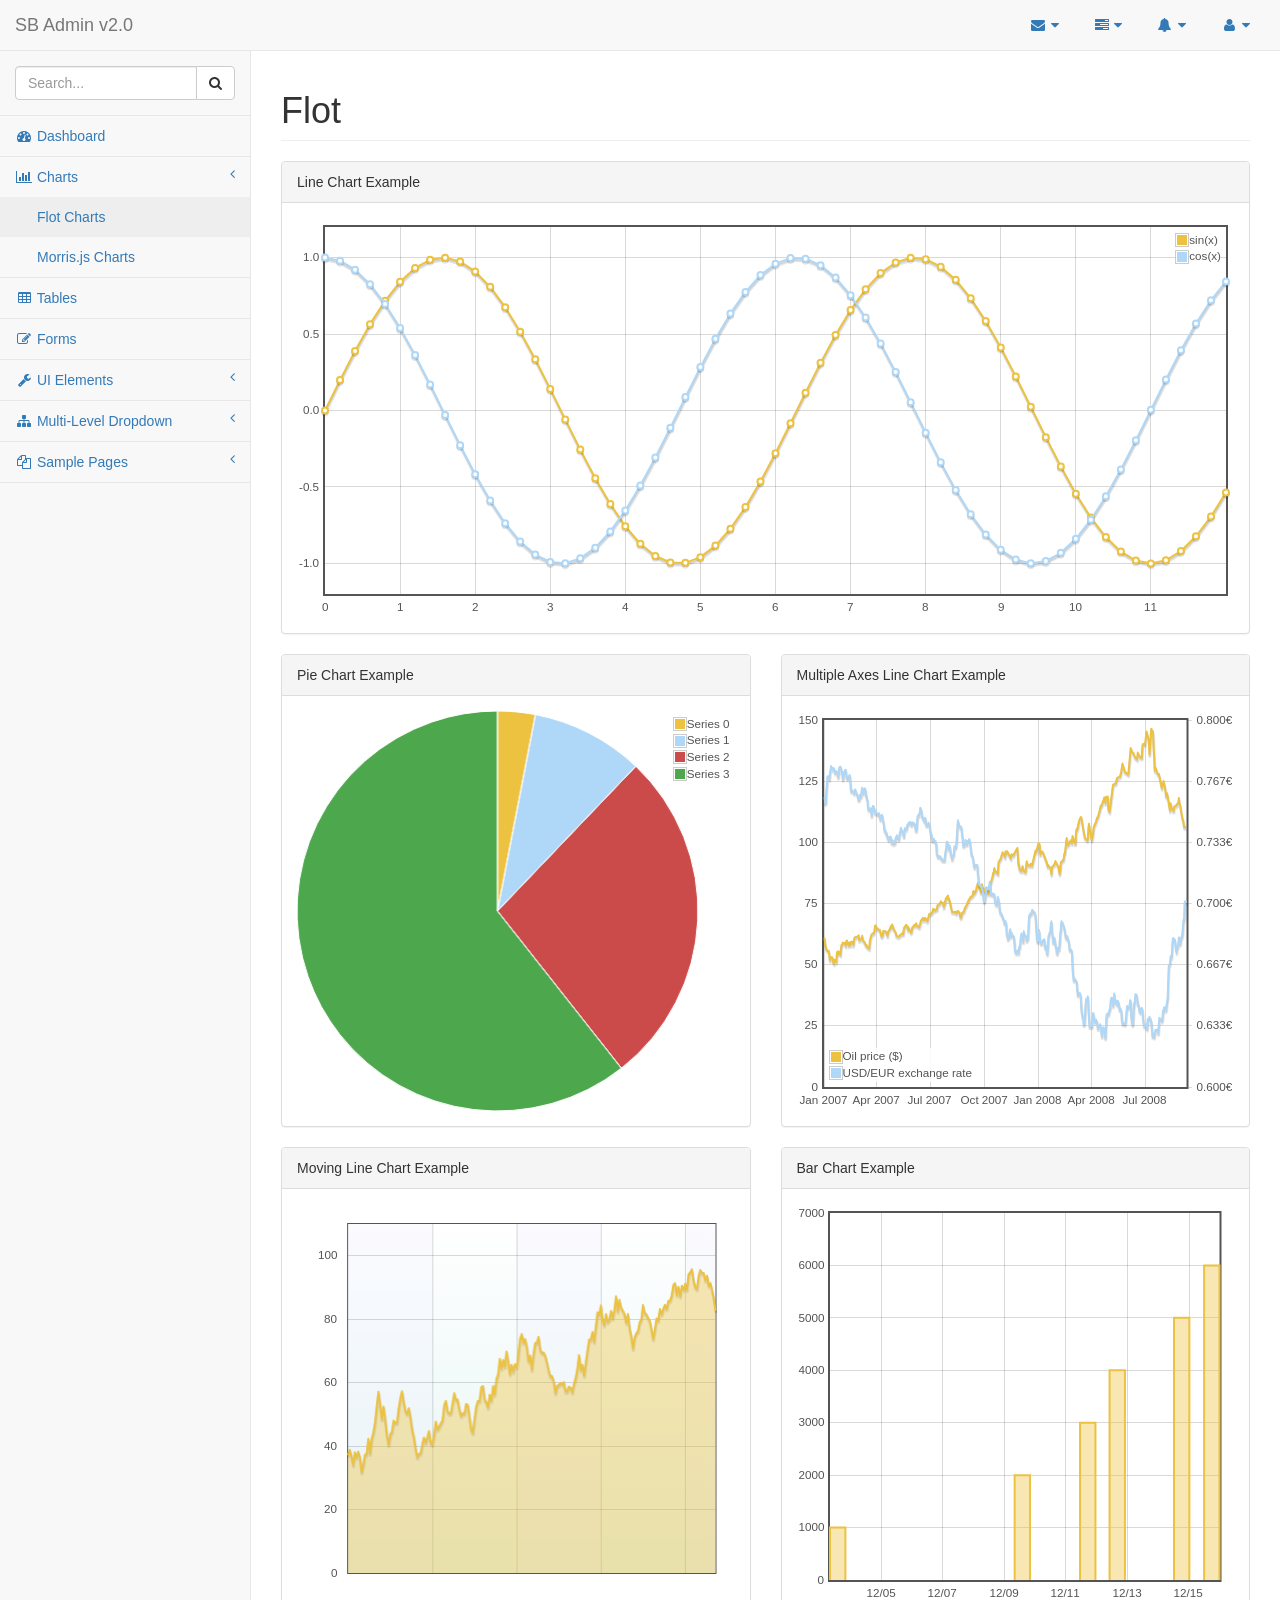
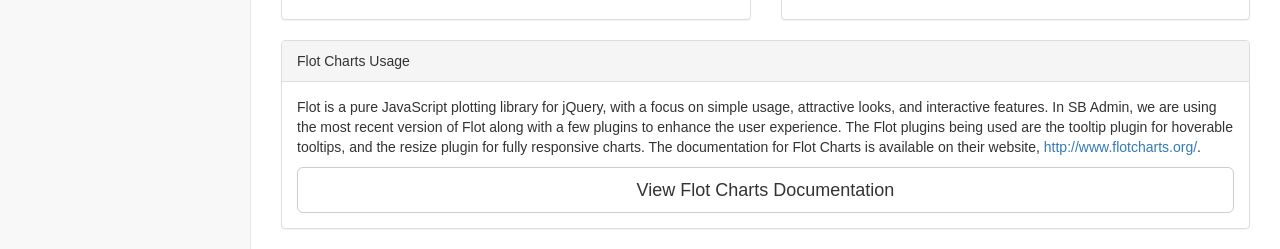
<file: bc/pages/flot.html>
<!DOCTYPE html>
<html lang="en">

<head>

    <meta charset="utf-8">
    <meta http-equiv="X-UA-Compatible" content="IE=edge">
    <meta name="viewport" content="width=device-width, initial-scale=1">
    <meta name="description" content="">
    <meta name="author" content="">

    <title>SB Admin 2 - Bootstrap Admin Theme</title>

    <!-- Bootstrap Core CSS -->
    <link href="../vendor/bootstrap/css/bootstrap.min.css" rel="stylesheet">

    <!-- MetisMenu CSS -->
    <link href="../vendor/metisMenu/metisMenu.min.css" rel="stylesheet">

    <!-- Custom CSS -->
    <link href="../dist/css/sb-admin-2.css" rel="stylesheet">

    <!-- Morris Charts CSS -->
    <link href="../vendor/morrisjs/morris.css" rel="stylesheet">

    <!-- Custom Fonts -->
    <link href="../vendor/font-awesome/css/font-awesome.min.css" rel="stylesheet" type="text/css">

    <!-- HTML5 Shim and Respond.js IE8 support of HTML5 elements and media queries -->
    <!-- WARNING: Respond.js doesn't work if you view the page via file:// -->
    <!--[if lt IE 9]>
        <script src="https://oss.maxcdn.com/libs/html5shiv/3.7.0/html5shiv.js"></script>
        <script src="https://oss.maxcdn.com/libs/respond.js/1.4.2/respond.min.js"></script>
    <![endif]-->

</head>

<body>

    <div id="wrapper">

        <!-- Navigation -->
        <nav class="navbar navbar-default navbar-static-top" role="navigation" style="margin-bottom: 0">
            <div class="navbar-header">
                <button type="button" class="navbar-toggle" data-toggle="collapse" data-target=".navbar-collapse">
                    <span class="sr-only">Toggle navigation</span>
                    <span class="icon-bar"></span>
                    <span class="icon-bar"></span>
                    <span class="icon-bar"></span>
                </button>
                <a class="navbar-brand" href="index.html">SB Admin v2.0</a>
            </div>
            <!-- /.navbar-header -->

            <ul class="nav navbar-top-links navbar-right">
                <li class="dropdown">
                    <a class="dropdown-toggle" data-toggle="dropdown" href="#">
                        <i class="fa fa-envelope fa-fw"></i> <i class="fa fa-caret-down"></i>
                    </a>
                    <ul class="dropdown-menu dropdown-messages">
                        <li>
                            <a href="#">
                                <div>
                                    <strong>John Smith</strong>
                                    <span class="pull-right text-muted">
                                        <em>Yesterday</em>
                                    </span>
                                </div>
                                <div>Lorem ipsum dolor sit amet, consectetur adipiscing elit. Pellentesque eleifend...</div>
                            </a>
                        </li>
                        <li class="divider"></li>
                        <li>
                            <a href="#">
                                <div>
                                    <strong>John Smith</strong>
                                    <span class="pull-right text-muted">
                                        <em>Yesterday</em>
                                    </span>
                                </div>
                                <div>Lorem ipsum dolor sit amet, consectetur adipiscing elit. Pellentesque eleifend...</div>
                            </a>
                        </li>
                        <li class="divider"></li>
                        <li>
                            <a href="#">
                                <div>
                                    <strong>John Smith</strong>
                                    <span class="pull-right text-muted">
                                        <em>Yesterday</em>
                                    </span>
                                </div>
                                <div>Lorem ipsum dolor sit amet, consectetur adipiscing elit. Pellentesque eleifend...</div>
                            </a>
                        </li>
                        <li class="divider"></li>
                        <li>
                            <a class="text-center" href="#">
                                <strong>Read All Messages</strong>
                                <i class="fa fa-angle-right"></i>
                            </a>
                        </li>
                    </ul>
                    <!-- /.dropdown-messages -->
                </li>
                <!-- /.dropdown -->
                <li class="dropdown">
                    <a class="dropdown-toggle" data-toggle="dropdown" href="#">
                        <i class="fa fa-tasks fa-fw"></i> <i class="fa fa-caret-down"></i>
                    </a>
                    <ul class="dropdown-menu dropdown-tasks">
                        <li>
                            <a href="#">
                                <div>
                                    <p>
                                        <strong>Task 1</strong>
                                        <span class="pull-right text-muted">40% Complete</span>
                                    </p>
                                    <div class="progress progress-striped active">
                                        <div class="progress-bar progress-bar-success" role="progressbar" aria-valuenow="40" aria-valuemin="0" aria-valuemax="100" style="width: 40%">
                                            <span class="sr-only">40% Complete (success)</span>
                                        </div>
                                    </div>
                                </div>
                            </a>
                        </li>
                        <li class="divider"></li>
                        <li>
                            <a href="#">
                                <div>
                                    <p>
                                        <strong>Task 2</strong>
                                        <span class="pull-right text-muted">20% Complete</span>
                                    </p>
                                    <div class="progress progress-striped active">
                                        <div class="progress-bar progress-bar-info" role="progressbar" aria-valuenow="20" aria-valuemin="0" aria-valuemax="100" style="width: 20%">
                                            <span class="sr-only">20% Complete</span>
                                        </div>
                                    </div>
                                </div>
                            </a>
                        </li>
                        <li class="divider"></li>
                        <li>
                            <a href="#">
                                <div>
                                    <p>
                                        <strong>Task 3</strong>
                                        <span class="pull-right text-muted">60% Complete</span>
                                    </p>
                                    <div class="progress progress-striped active">
                                        <div class="progress-bar progress-bar-warning" role="progressbar" aria-valuenow="60" aria-valuemin="0" aria-valuemax="100" style="width: 60%">
                                            <span class="sr-only">60% Complete (warning)</span>
                                        </div>
                                    </div>
                                </div>
                            </a>
                        </li>
                        <li class="divider"></li>
                        <li>
                            <a href="#">
                                <div>
                                    <p>
                                        <strong>Task 4</strong>
                                        <span class="pull-right text-muted">80% Complete</span>
                                    </p>
                                    <div class="progress progress-striped active">
                                        <div class="progress-bar progress-bar-danger" role="progressbar" aria-valuenow="80" aria-valuemin="0" aria-valuemax="100" style="width: 80%">
                                            <span class="sr-only">80% Complete (danger)</span>
                                        </div>
                                    </div>
                                </div>
                            </a>
                        </li>
                        <li class="divider"></li>
                        <li>
                            <a class="text-center" href="#">
                                <strong>See All Tasks</strong>
                                <i class="fa fa-angle-right"></i>
                            </a>
                        </li>
                    </ul>
                    <!-- /.dropdown-tasks -->
                </li>
                <!-- /.dropdown -->
                <li class="dropdown">
                    <a class="dropdown-toggle" data-toggle="dropdown" href="#">
                        <i class="fa fa-bell fa-fw"></i> <i class="fa fa-caret-down"></i>
                    </a>
                    <ul class="dropdown-menu dropdown-alerts">
                        <li>
                            <a href="#">
                                <div>
                                    <i class="fa fa-comment fa-fw"></i> New Comment
                                    <span class="pull-right text-muted small">4 minutes ago</span>
                                </div>
                            </a>
                        </li>
                        <li class="divider"></li>
                        <li>
                            <a href="#">
                                <div>
                                    <i class="fa fa-twitter fa-fw"></i> 3 New Followers
                                    <span class="pull-right text-muted small">12 minutes ago</span>
                                </div>
                            </a>
                        </li>
                        <li class="divider"></li>
                        <li>
                            <a href="#">
                                <div>
                                    <i class="fa fa-envelope fa-fw"></i> Message Sent
                                    <span class="pull-right text-muted small">4 minutes ago</span>
                                </div>
                            </a>
                        </li>
                        <li class="divider"></li>
                        <li>
                            <a href="#">
                                <div>
                                    <i class="fa fa-tasks fa-fw"></i> New Task
                                    <span class="pull-right text-muted small">4 minutes ago</span>
                                </div>
                            </a>
                        </li>
                        <li class="divider"></li>
                        <li>
                            <a href="#">
                                <div>
                                    <i class="fa fa-upload fa-fw"></i> Server Rebooted
                                    <span class="pull-right text-muted small">4 minutes ago</span>
                                </div>
                            </a>
                        </li>
                        <li class="divider"></li>
                        <li>
                            <a class="text-center" href="#">
                                <strong>See All Alerts</strong>
                                <i class="fa fa-angle-right"></i>
                            </a>
                        </li>
                    </ul>
                    <!-- /.dropdown-alerts -->
                </li>
                <!-- /.dropdown -->
                <li class="dropdown">
                    <a class="dropdown-toggle" data-toggle="dropdown" href="#">
                        <i class="fa fa-user fa-fw"></i> <i class="fa fa-caret-down"></i>
                    </a>
                    <ul class="dropdown-menu dropdown-user">
                        <li><a href="#"><i class="fa fa-user fa-fw"></i> User Profile</a>
                        </li>
                        <li><a href="#"><i class="fa fa-gear fa-fw"></i> Settings</a>
                        </li>
                        <li class="divider"></li>
                        <li><a href="login.html"><i class="fa fa-sign-out fa-fw"></i> Logout</a>
                        </li>
                    </ul>
                    <!-- /.dropdown-user -->
                </li>
                <!-- /.dropdown -->
            </ul>
            <!-- /.navbar-top-links -->

            <div class="navbar-default sidebar" role="navigation">
                <div class="sidebar-nav navbar-collapse">
                    <ul class="nav" id="side-menu">
                        <li class="sidebar-search">
                            <div class="input-group custom-search-form">
                                <input type="text" class="form-control" placeholder="Search...">
                                <span class="input-group-btn">
                                <button class="btn btn-default" type="button">
                                    <i class="fa fa-search"></i>
                                </button>
                            </span>
                            </div>
                            <!-- /input-group -->
                        </li>
                        <li>
                            <a href="index.html"><i class="fa fa-dashboard fa-fw"></i> Dashboard</a>
                        </li>
                        <li>
                            <a href="#"><i class="fa fa-bar-chart-o fa-fw"></i> Charts<span class="fa arrow"></span></a>
                            <ul class="nav nav-second-level">
                                <li>
                                    <a href="flot.html">Flot Charts</a>
                                </li>
                                <li>
                                    <a href="morris.html">Morris.js Charts</a>
                                </li>
                            </ul>
                            <!-- /.nav-second-level -->
                        </li>
                        <li>
                            <a href="tables.html"><i class="fa fa-table fa-fw"></i> Tables</a>
                        </li>
                        <li>
                            <a href="forms.html"><i class="fa fa-edit fa-fw"></i> Forms</a>
                        </li>
                        <li>
                            <a href="#"><i class="fa fa-wrench fa-fw"></i> UI Elements<span class="fa arrow"></span></a>
                            <ul class="nav nav-second-level">
                                <li>
                                    <a href="panels-wells.html">Panels and Wells</a>
                                </li>
                                <li>
                                    <a href="buttons.html">Buttons</a>
                                </li>
                                <li>
                                    <a href="notifications.html">Notifications</a>
                                </li>
                                <li>
                                    <a href="typography.html">Typography</a>
                                </li>
                                <li>
                                    <a href="icons.html"> Icons</a>
                                </li>
                                <li>
                                    <a href="grid.html">Grid</a>
                                </li>
                            </ul>
                            <!-- /.nav-second-level -->
                        </li>
                        <li>
                            <a href="#"><i class="fa fa-sitemap fa-fw"></i> Multi-Level Dropdown<span class="fa arrow"></span></a>
                            <ul class="nav nav-second-level">
                                <li>
                                    <a href="#">Second Level Item</a>
                                </li>
                                <li>
                                    <a href="#">Second Level Item</a>
                                </li>
                                <li>
                                    <a href="#">Third Level <span class="fa arrow"></span></a>
                                    <ul class="nav nav-third-level">
                                        <li>
                                            <a href="#">Third Level Item</a>
                                        </li>
                                        <li>
                                            <a href="#">Third Level Item</a>
                                        </li>
                                        <li>
                                            <a href="#">Third Level Item</a>
                                        </li>
                                        <li>
                                            <a href="#">Third Level Item</a>
                                        </li>
                                    </ul>
                                    <!-- /.nav-third-level -->
                                </li>
                            </ul>
                            <!-- /.nav-second-level -->
                        </li>
                        <li>
                            <a href="#"><i class="fa fa-files-o fa-fw"></i> Sample Pages<span class="fa arrow"></span></a>
                            <ul class="nav nav-second-level">
                                <li>
                                    <a href="blank.html">Blank Page</a>
                                </li>
                                <li>
                                    <a href="login.html">Login Page</a>
                                </li>
                            </ul>
                            <!-- /.nav-second-level -->
                        </li>
                    </ul>
                </div>
                <!-- /.sidebar-collapse -->
            </div>
            <!-- /.navbar-static-side -->
        </nav>

        <div id="page-wrapper">
            <div class="row">
                <div class="col-lg-12">
                    <h1 class="page-header">Flot</h1>
                </div>
                <!-- /.col-lg-12 -->
            </div>
            <!-- /.row -->
            <div class="row">
                <div class="col-lg-12">
                    <div class="panel panel-default">
                        <div class="panel-heading">
                            Line Chart Example
                        </div>
                        <!-- /.panel-heading -->
                        <div class="panel-body">
                            <div class="flot-chart">
                                <div class="flot-chart-content" id="flot-line-chart"></div>
                            </div>
                        </div>
                        <!-- /.panel-body -->
                    </div>
                    <!-- /.panel -->
                </div>
                <!-- /.col-lg-12 -->
                <div class="col-lg-6">
                    <div class="panel panel-default">
                        <div class="panel-heading">
                            Pie Chart Example
                        </div>
                        <!-- /.panel-heading -->
                        <div class="panel-body">
                            <div class="flot-chart">
                                <div class="flot-chart-content" id="flot-pie-chart"></div>
                            </div>
                        </div>
                        <!-- /.panel-body -->
                    </div>
                    <!-- /.panel -->
                </div>
                <!-- /.col-lg-6 -->
                <div class="col-lg-6">
                    <div class="panel panel-default">
                        <div class="panel-heading">
                            Multiple Axes Line Chart Example
                        </div>
                        <!-- /.panel-heading -->
                        <div class="panel-body">
                            <div class="flot-chart">
                                <div class="flot-chart-content" id="flot-line-chart-multi"></div>
                            </div>
                        </div>
                        <!-- /.panel-body -->
                    </div>
                    <!-- /.panel -->
                </div>
                <!-- /.col-lg-6 -->
                <div class="col-lg-6">
                    <div class="panel panel-default">
                        <div class="panel-heading">
                            Moving Line Chart Example
                        </div>
                        <!-- /.panel-heading -->
                        <div class="panel-body">
                            <div class="flot-chart">
                                <div class="flot-chart-content" id="flot-line-chart-moving"></div>
                            </div>
                        </div>
                        <!-- /.panel-body -->
                    </div>
                    <!-- /.panel -->
                </div>
                <!-- /.col-lg-6 -->
                <div class="col-lg-6">
                    <div class="panel panel-default">
                        <div class="panel-heading">
                            Bar Chart Example
                        </div>
                        <!-- /.panel-heading -->
                        <div class="panel-body">
                            <div class="flot-chart">
                                <div class="flot-chart-content" id="flot-bar-chart"></div>
                            </div>
                        </div>
                        <!-- /.panel-body -->
                    </div>
                    <!-- /.panel -->
                </div>
                <!-- /.col-lg-6 -->
                <div class="col-lg-12">
                    <div class="panel panel-default">
                        <div class="panel-heading">
                            Flot Charts Usage
                        </div>
                        <!-- /.panel-heading -->
                        <div class="panel-body">
                            <p>Flot is a pure JavaScript plotting library for jQuery, with a focus on simple usage, attractive looks, and interactive features. In SB Admin, we are using the most recent version of Flot along with a few plugins to enhance the user experience. The Flot plugins being used are the tooltip plugin for hoverable tooltips, and the resize plugin for fully responsive charts. The documentation for Flot Charts is available on their website, <a target="_blank" href="http://www.flotcharts.org/">http://www.flotcharts.org/</a>.</p>
                            <a target="_blank" class="btn btn-default btn-lg btn-block" href="http://www.flotcharts.org/">View Flot Charts Documentation</a>
                        </div>
                        <!-- /.panel-body -->
                    </div>
                    <!-- /.panel -->
                </div>
                <!-- /.col-lg-6 -->
            </div>
            <!-- /.row -->
        </div>
        <!-- /#page-wrapper -->

    </div>
    <!-- /#wrapper -->

    <!-- jQuery -->
    <script src="../vendor/jquery/jquery.min.js"></script>

    <!-- Bootstrap Core JavaScript -->
    <script src="../vendor/bootstrap/js/bootstrap.min.js"></script>

    <!-- Metis Menu Plugin JavaScript -->
    <script src="../vendor/metisMenu/metisMenu.min.js"></script>

    <!-- Flot Charts JavaScript -->
    <script src="../vendor/flot/excanvas.min.js"></script>
    <script src="../vendor/flot/jquery.flot.js"></script>
    <script src="../vendor/flot/jquery.flot.pie.js"></script>
    <script src="../vendor/flot/jquery.flot.resize.js"></script>
    <script src="../vendor/flot/jquery.flot.time.js"></script>
    <script src="../vendor/flot-tooltip/jquery.flot.tooltip.min.js"></script>
    <script src="../data/flot-data.js"></script>

    <!-- Custom Theme JavaScript -->
    <script src="../dist/js/sb-admin-2.js"></script>

</body>

</html>
</file>
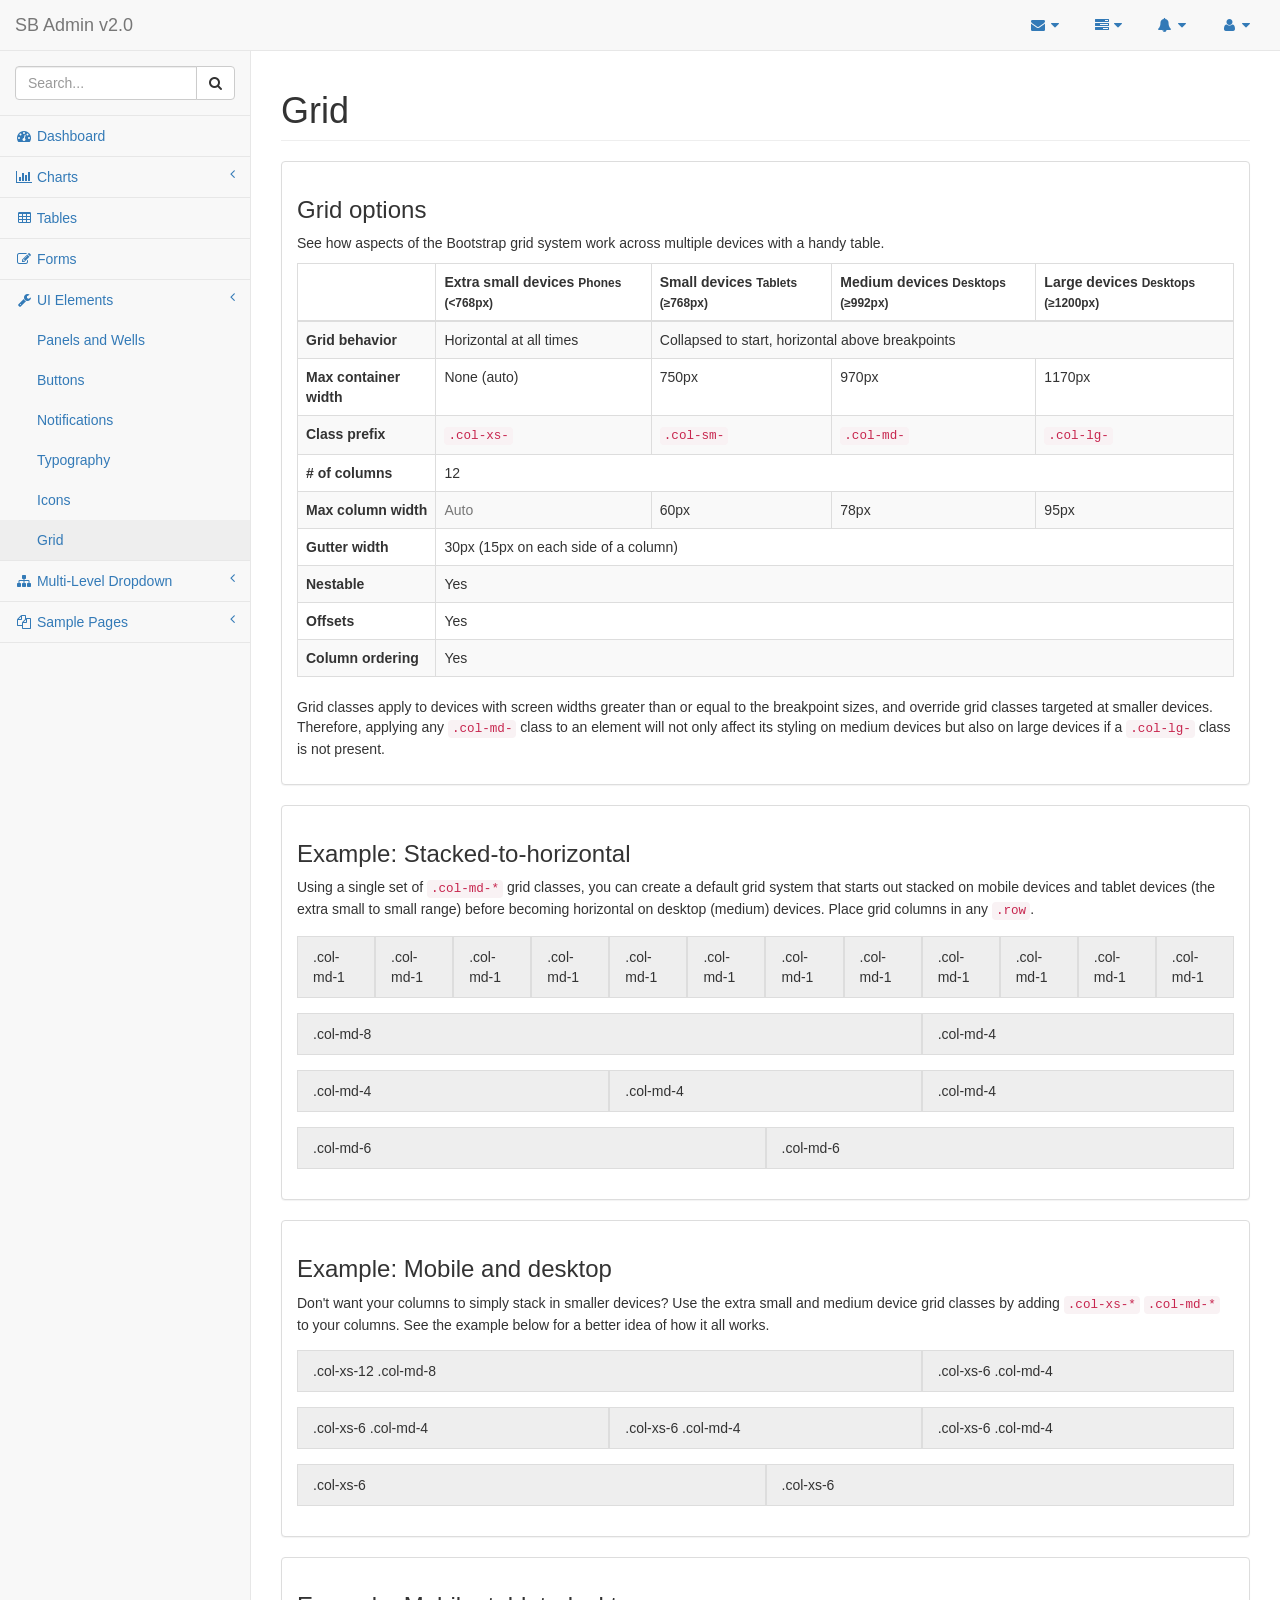
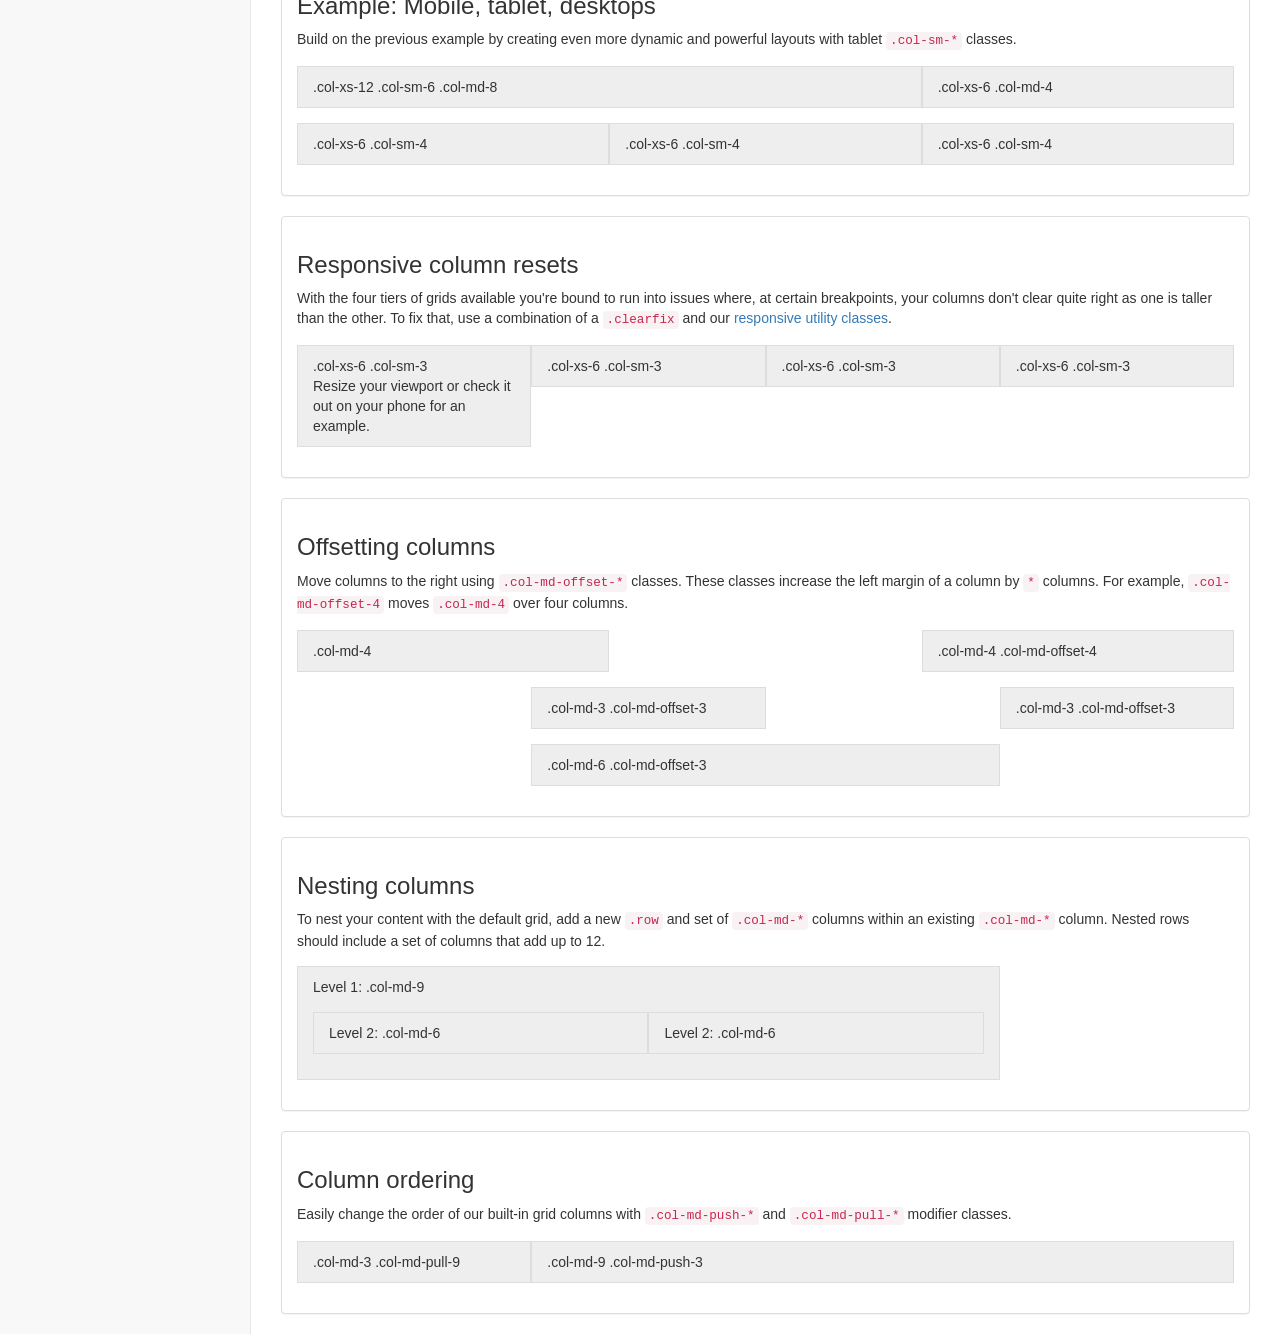
<file: bc/pages/grid.html>
<!DOCTYPE html>
<html lang="en">

<head>

    <meta charset="utf-8">
    <meta http-equiv="X-UA-Compatible" content="IE=edge">
    <meta name="viewport" content="width=device-width, initial-scale=1">
    <meta name="description" content="">
    <meta name="author" content="">

    <title>SB Admin 2 - Bootstrap Admin Theme</title>

    <!-- Bootstrap Core CSS -->
    <link href="../vendor/bootstrap/css/bootstrap.min.css" rel="stylesheet">

    <!-- MetisMenu CSS -->
    <link href="../vendor/metisMenu/metisMenu.min.css" rel="stylesheet">

    <!-- Custom CSS -->
    <link href="../dist/css/sb-admin-2.css" rel="stylesheet">

    <!-- Custom Fonts -->
    <link href="../vendor/font-awesome/css/font-awesome.min.css" rel="stylesheet" type="text/css">

    <!-- HTML5 Shim and Respond.js IE8 support of HTML5 elements and media queries -->
    <!-- WARNING: Respond.js doesn't work if you view the page via file:// -->
    <!--[if lt IE 9]>
        <script src="https://oss.maxcdn.com/libs/html5shiv/3.7.0/html5shiv.js"></script>
        <script src="https://oss.maxcdn.com/libs/respond.js/1.4.2/respond.min.js"></script>
    <![endif]-->

</head>

<body>

    <div id="wrapper">

        <!-- Navigation -->
        <nav class="navbar navbar-default navbar-static-top" role="navigation" style="margin-bottom: 0">
            <div class="navbar-header">
                <button type="button" class="navbar-toggle" data-toggle="collapse" data-target=".navbar-collapse">
                    <span class="sr-only">Toggle navigation</span>
                    <span class="icon-bar"></span>
                    <span class="icon-bar"></span>
                    <span class="icon-bar"></span>
                </button>
                <a class="navbar-brand" href="index.html">SB Admin v2.0</a>
            </div>
            <!-- /.navbar-header -->

            <ul class="nav navbar-top-links navbar-right">
                <li class="dropdown">
                    <a class="dropdown-toggle" data-toggle="dropdown" href="#">
                        <i class="fa fa-envelope fa-fw"></i> <i class="fa fa-caret-down"></i>
                    </a>
                    <ul class="dropdown-menu dropdown-messages">
                        <li>
                            <a href="#">
                                <div>
                                    <strong>John Smith</strong>
                                    <span class="pull-right text-muted">
                                        <em>Yesterday</em>
                                    </span>
                                </div>
                                <div>Lorem ipsum dolor sit amet, consectetur adipiscing elit. Pellentesque eleifend...</div>
                            </a>
                        </li>
                        <li class="divider"></li>
                        <li>
                            <a href="#">
                                <div>
                                    <strong>John Smith</strong>
                                    <span class="pull-right text-muted">
                                        <em>Yesterday</em>
                                    </span>
                                </div>
                                <div>Lorem ipsum dolor sit amet, consectetur adipiscing elit. Pellentesque eleifend...</div>
                            </a>
                        </li>
                        <li class="divider"></li>
                        <li>
                            <a href="#">
                                <div>
                                    <strong>John Smith</strong>
                                    <span class="pull-right text-muted">
                                        <em>Yesterday</em>
                                    </span>
                                </div>
                                <div>Lorem ipsum dolor sit amet, consectetur adipiscing elit. Pellentesque eleifend...</div>
                            </a>
                        </li>
                        <li class="divider"></li>
                        <li>
                            <a class="text-center" href="#">
                                <strong>Read All Messages</strong>
                                <i class="fa fa-angle-right"></i>
                            </a>
                        </li>
                    </ul>
                    <!-- /.dropdown-messages -->
                </li>
                <!-- /.dropdown -->
                <li class="dropdown">
                    <a class="dropdown-toggle" data-toggle="dropdown" href="#">
                        <i class="fa fa-tasks fa-fw"></i> <i class="fa fa-caret-down"></i>
                    </a>
                    <ul class="dropdown-menu dropdown-tasks">
                        <li>
                            <a href="#">
                                <div>
                                    <p>
                                        <strong>Task 1</strong>
                                        <span class="pull-right text-muted">40% Complete</span>
                                    </p>
                                    <div class="progress progress-striped active">
                                        <div class="progress-bar progress-bar-success" role="progressbar" aria-valuenow="40" aria-valuemin="0" aria-valuemax="100" style="width: 40%">
                                            <span class="sr-only">40% Complete (success)</span>
                                        </div>
                                    </div>
                                </div>
                            </a>
                        </li>
                        <li class="divider"></li>
                        <li>
                            <a href="#">
                                <div>
                                    <p>
                                        <strong>Task 2</strong>
                                        <span class="pull-right text-muted">20% Complete</span>
                                    </p>
                                    <div class="progress progress-striped active">
                                        <div class="progress-bar progress-bar-info" role="progressbar" aria-valuenow="20" aria-valuemin="0" aria-valuemax="100" style="width: 20%">
                                            <span class="sr-only">20% Complete</span>
                                        </div>
                                    </div>
                                </div>
                            </a>
                        </li>
                        <li class="divider"></li>
                        <li>
                            <a href="#">
                                <div>
                                    <p>
                                        <strong>Task 3</strong>
                                        <span class="pull-right text-muted">60% Complete</span>
                                    </p>
                                    <div class="progress progress-striped active">
                                        <div class="progress-bar progress-bar-warning" role="progressbar" aria-valuenow="60" aria-valuemin="0" aria-valuemax="100" style="width: 60%">
                                            <span class="sr-only">60% Complete (warning)</span>
                                        </div>
                                    </div>
                                </div>
                            </a>
                        </li>
                        <li class="divider"></li>
                        <li>
                            <a href="#">
                                <div>
                                    <p>
                                        <strong>Task 4</strong>
                                        <span class="pull-right text-muted">80% Complete</span>
                                    </p>
                                    <div class="progress progress-striped active">
                                        <div class="progress-bar progress-bar-danger" role="progressbar" aria-valuenow="80" aria-valuemin="0" aria-valuemax="100" style="width: 80%">
                                            <span class="sr-only">80% Complete (danger)</span>
                                        </div>
                                    </div>
                                </div>
                            </a>
                        </li>
                        <li class="divider"></li>
                        <li>
                            <a class="text-center" href="#">
                                <strong>See All Tasks</strong>
                                <i class="fa fa-angle-right"></i>
                            </a>
                        </li>
                    </ul>
                    <!-- /.dropdown-tasks -->
                </li>
                <!-- /.dropdown -->
                <li class="dropdown">
                    <a class="dropdown-toggle" data-toggle="dropdown" href="#">
                        <i class="fa fa-bell fa-fw"></i> <i class="fa fa-caret-down"></i>
                    </a>
                    <ul class="dropdown-menu dropdown-alerts">
                        <li>
                            <a href="#">
                                <div>
                                    <i class="fa fa-comment fa-fw"></i> New Comment
                                    <span class="pull-right text-muted small">4 minutes ago</span>
                                </div>
                            </a>
                        </li>
                        <li class="divider"></li>
                        <li>
                            <a href="#">
                                <div>
                                    <i class="fa fa-twitter fa-fw"></i> 3 New Followers
                                    <span class="pull-right text-muted small">12 minutes ago</span>
                                </div>
                            </a>
                        </li>
                        <li class="divider"></li>
                        <li>
                            <a href="#">
                                <div>
                                    <i class="fa fa-envelope fa-fw"></i> Message Sent
                                    <span class="pull-right text-muted small">4 minutes ago</span>
                                </div>
                            </a>
                        </li>
                        <li class="divider"></li>
                        <li>
                            <a href="#">
                                <div>
                                    <i class="fa fa-tasks fa-fw"></i> New Task
                                    <span class="pull-right text-muted small">4 minutes ago</span>
                                </div>
                            </a>
                        </li>
                        <li class="divider"></li>
                        <li>
                            <a href="#">
                                <div>
                                    <i class="fa fa-upload fa-fw"></i> Server Rebooted
                                    <span class="pull-right text-muted small">4 minutes ago</span>
                                </div>
                            </a>
                        </li>
                        <li class="divider"></li>
                        <li>
                            <a class="text-center" href="#">
                                <strong>See All Alerts</strong>
                                <i class="fa fa-angle-right"></i>
                            </a>
                        </li>
                    </ul>
                    <!-- /.dropdown-alerts -->
                </li>
                <!-- /.dropdown -->
                <li class="dropdown">
                    <a class="dropdown-toggle" data-toggle="dropdown" href="#">
                        <i class="fa fa-user fa-fw"></i> <i class="fa fa-caret-down"></i>
                    </a>
                    <ul class="dropdown-menu dropdown-user">
                        <li><a href="#"><i class="fa fa-user fa-fw"></i> User Profile</a>
                        </li>
                        <li><a href="#"><i class="fa fa-gear fa-fw"></i> Settings</a>
                        </li>
                        <li class="divider"></li>
                        <li><a href="login.html"><i class="fa fa-sign-out fa-fw"></i> Logout</a>
                        </li>
                    </ul>
                    <!-- /.dropdown-user -->
                </li>
                <!-- /.dropdown -->
            </ul>
            <!-- /.navbar-top-links -->

            <div class="navbar-default sidebar" role="navigation">
                <div class="sidebar-nav navbar-collapse">
                    <ul class="nav" id="side-menu">
                        <li class="sidebar-search">
                            <div class="input-group custom-search-form">
                                <input type="text" class="form-control" placeholder="Search...">
                                <span class="input-group-btn">
                                <button class="btn btn-default" type="button">
                                    <i class="fa fa-search"></i>
                                </button>
                            </span>
                            </div>
                            <!-- /input-group -->
                        </li>
                        <li>
                            <a href="index.html"><i class="fa fa-dashboard fa-fw"></i> Dashboard</a>
                        </li>
                        <li>
                            <a href="#"><i class="fa fa-bar-chart-o fa-fw"></i> Charts<span class="fa arrow"></span></a>
                            <ul class="nav nav-second-level">
                                <li>
                                    <a href="flot.html">Flot Charts</a>
                                </li>
                                <li>
                                    <a href="morris.html">Morris.js Charts</a>
                                </li>
                            </ul>
                            <!-- /.nav-second-level -->
                        </li>
                        <li>
                            <a href="tables.html"><i class="fa fa-table fa-fw"></i> Tables</a>
                        </li>
                        <li>
                            <a href="forms.html"><i class="fa fa-edit fa-fw"></i> Forms</a>
                        </li>
                        <li>
                            <a href="#"><i class="fa fa-wrench fa-fw"></i> UI Elements<span class="fa arrow"></span></a>
                            <ul class="nav nav-second-level">
                                <li>
                                    <a href="panels-wells.html">Panels and Wells</a>
                                </li>
                                <li>
                                    <a href="buttons.html">Buttons</a>
                                </li>
                                <li>
                                    <a href="notifications.html">Notifications</a>
                                </li>
                                <li>
                                    <a href="typography.html">Typography</a>
                                </li>
                                <li>
                                    <a href="icons.html"> Icons</a>
                                </li>
                                <li>
                                    <a href="grid.html">Grid</a>
                                </li>
                            </ul>
                            <!-- /.nav-second-level -->
                        </li>
                        <li>
                            <a href="#"><i class="fa fa-sitemap fa-fw"></i> Multi-Level Dropdown<span class="fa arrow"></span></a>
                            <ul class="nav nav-second-level">
                                <li>
                                    <a href="#">Second Level Item</a>
                                </li>
                                <li>
                                    <a href="#">Second Level Item</a>
                                </li>
                                <li>
                                    <a href="#">Third Level <span class="fa arrow"></span></a>
                                    <ul class="nav nav-third-level">
                                        <li>
                                            <a href="#">Third Level Item</a>
                                        </li>
                                        <li>
                                            <a href="#">Third Level Item</a>
                                        </li>
                                        <li>
                                            <a href="#">Third Level Item</a>
                                        </li>
                                        <li>
                                            <a href="#">Third Level Item</a>
                                        </li>
                                    </ul>
                                    <!-- /.nav-third-level -->
                                </li>
                            </ul>
                            <!-- /.nav-second-level -->
                        </li>
                        <li>
                            <a href="#"><i class="fa fa-files-o fa-fw"></i> Sample Pages<span class="fa arrow"></span></a>
                            <ul class="nav nav-second-level">
                                <li>
                                    <a href="blank.html">Blank Page</a>
                                </li>
                                <li>
                                    <a href="login.html">Login Page</a>
                                </li>
                            </ul>
                            <!-- /.nav-second-level -->
                        </li>
                    </ul>
                </div>
                <!-- /.sidebar-collapse -->
            </div>
            <!-- /.navbar-static-side -->
        </nav>

        <div id="page-wrapper">
            <div class="row">
                <div class="col-lg-12">
                    <h1 class="page-header">Grid</h1>
                </div>
                <!-- /.col-lg-12 -->
            </div>
            <!-- /.row -->
            <div class="row">
                <div class="col-lg-12">
                    <div class="panel panel-default">
                        <div class="panel-body">
                            <h3>Grid options</h3>
                            <p>See how aspects of the Bootstrap grid system work across multiple devices with a handy table.</p>
                            <div class="table-responsive">
                                <table class="table table-bordered table-striped">
                                    <thead>
                                        <tr>
                                            <th></th>
                                            <th>
                                                Extra small devices
                                                <small>Phones (&lt;768px)</small>
                                            </th>
                                            <th>
                                                Small devices
                                                <small>Tablets (&ge;768px)</small>
                                            </th>
                                            <th>
                                                Medium devices
                                                <small>Desktops (&ge;992px)</small>
                                            </th>
                                            <th>
                                                Large devices
                                                <small>Desktops (&ge;1200px)</small>
                                            </th>
                                        </tr>
                                    </thead>
                                    <tbody>
                                        <tr>
                                            <th>Grid behavior</th>
                                            <td>Horizontal at all times</td>
                                            <td colspan="3">Collapsed to start, horizontal above breakpoints</td>
                                        </tr>
                                        <tr>
                                            <th>Max container width</th>
                                            <td>None (auto)</td>
                                            <td>750px</td>
                                            <td>970px</td>
                                            <td>1170px</td>
                                        </tr>
                                        <tr>
                                            <th>Class prefix</th>
                                            <td>
                                                <code>.col-xs-</code>
                                            </td>
                                            <td>
                                                <code>.col-sm-</code>
                                            </td>
                                            <td>
                                                <code>.col-md-</code>
                                            </td>
                                            <td>
                                                <code>.col-lg-</code>
                                            </td>
                                        </tr>
                                        <tr>
                                            <th># of columns</th>
                                            <td colspan="4">12</td>
                                        </tr>
                                        <tr>
                                            <th>Max column width</th>
                                            <td class="text-muted">Auto</td>
                                            <td>60px</td>
                                            <td>78px</td>
                                            <td>95px</td>
                                        </tr>
                                        <tr>
                                            <th>Gutter width</th>
                                            <td colspan="4">30px (15px on each side of a column)</td>
                                        </tr>
                                        <tr>
                                            <th>Nestable</th>
                                            <td colspan="4">Yes</td>
                                        </tr>
                                        <tr>
                                            <th>Offsets</th>
                                            <td colspan="4">Yes</td>
                                        </tr>
                                        <tr>
                                            <th>Column ordering</th>
                                            <td colspan="4">Yes</td>
                                        </tr>
                                    </tbody>
                                </table>
                            </div>
                            <p>Grid classes apply to devices with screen widths greater than or equal to the breakpoint sizes, and override grid classes targeted at smaller devices. Therefore, applying any
                                <code>.col-md-</code> class to an element will not only affect its styling on medium devices but also on large devices if a
                                <code>.col-lg-</code> class is not present.</p>
                        </div>
                    </div>
                </div>
                <!-- /.col-lg-12 -->
            </div>
            <!-- /.row -->

            <div class="row">
                <div class="col-lg-12">
                    <div class="panel panel-default">
                        <div class="panel-body">
                            <h3>Example: Stacked-to-horizontal</h3>
                            <p>Using a single set of
                                <code>.col-md-*</code> grid classes, you can create a default grid system that starts out stacked on mobile devices and tablet devices (the extra small to small range) before becoming horizontal on desktop (medium) devices. Place grid columns in any
                                <code>.row</code>.</p>
                            <div class="row show-grid">
                                <div class="col-md-1">.col-md-1</div>
                                <div class="col-md-1">.col-md-1</div>
                                <div class="col-md-1">.col-md-1</div>
                                <div class="col-md-1">.col-md-1</div>
                                <div class="col-md-1">.col-md-1</div>
                                <div class="col-md-1">.col-md-1</div>
                                <div class="col-md-1">.col-md-1</div>
                                <div class="col-md-1">.col-md-1</div>
                                <div class="col-md-1">.col-md-1</div>
                                <div class="col-md-1">.col-md-1</div>
                                <div class="col-md-1">.col-md-1</div>
                                <div class="col-md-1">.col-md-1</div>
                            </div>
                            <div class="row show-grid">
                                <div class="col-md-8">.col-md-8</div>
                                <div class="col-md-4">.col-md-4</div>
                            </div>
                            <div class="row show-grid">
                                <div class="col-md-4">.col-md-4</div>
                                <div class="col-md-4">.col-md-4</div>
                                <div class="col-md-4">.col-md-4</div>
                            </div>
                            <div class="row show-grid">
                                <div class="col-md-6">.col-md-6</div>
                                <div class="col-md-6">.col-md-6</div>
                            </div>
                        </div>
                    </div>
                </div>
                <!-- /.col-lg-12 -->
            </div>
            <!-- /.row -->

            <div class="row">
                <div class="col-lg-12">
                    <div class="panel panel-default">
                        <div class="panel-body">
                            <h3>Example: Mobile and desktop</h3>
                            <p>Don't want your columns to simply stack in smaller devices? Use the extra small and medium device grid classes by adding
                                <code>.col-xs-*</code>
                                <code>.col-md-*</code> to your columns. See the example below for a better idea of how it all works.</p>
                            <div class="row show-grid">
                                <div class="col-xs-12 col-md-8">.col-xs-12 .col-md-8</div>
                                <div class="col-xs-6 col-md-4">.col-xs-6 .col-md-4</div>
                            </div>
                            <div class="row show-grid">
                                <div class="col-xs-6 col-md-4">.col-xs-6 .col-md-4</div>
                                <div class="col-xs-6 col-md-4">.col-xs-6 .col-md-4</div>
                                <div class="col-xs-6 col-md-4">.col-xs-6 .col-md-4</div>
                            </div>
                            <div class="row show-grid">
                                <div class="col-xs-6">.col-xs-6</div>
                                <div class="col-xs-6">.col-xs-6</div>
                            </div>
                        </div>
                    </div>
                </div>
                <!-- /.col-lg-12 -->
            </div>
            <!-- /.row -->

            <div class="row">
                <div class="col-lg-12">
                    <div class="panel panel-default">
                        <div class="panel-body">
                            <h3>Example: Mobile, tablet, desktops</h3>
                            <p>Build on the previous example by creating even more dynamic and powerful layouts with tablet
                                <code>.col-sm-*</code> classes.</p>
                            <div class="row show-grid">
                                <div class="col-xs-12 col-sm-6 col-md-8">.col-xs-12 .col-sm-6 .col-md-8</div>
                                <div class="col-xs-6 col-md-4">.col-xs-6 .col-md-4</div>
                            </div>
                            <div class="row show-grid">
                                <div class="col-xs-6 col-sm-4">.col-xs-6 .col-sm-4</div>
                                <div class="col-xs-6 col-sm-4">.col-xs-6 .col-sm-4</div>
                                <!-- Optional: clear the XS cols if their content doesn't match in height -->
                                <div class="clearfix visible-xs"></div>
                                <div class="col-xs-6 col-sm-4">.col-xs-6 .col-sm-4</div>
                            </div>
                        </div>
                    </div>
                </div>
                <!-- /.col-lg-12 -->
            </div>
            <!-- /.row -->

            <div class="row">
                <div class="col-lg-12">
                    <div class="panel panel-default">
                        <div class="panel-body">
                            <h3 id="grid-responsive-resets">Responsive column resets</h3>
                            <p>With the four tiers of grids available you're bound to run into issues where, at certain breakpoints, your columns don't clear quite right as one is taller than the other. To fix that, use a combination of a
                                <code>.clearfix</code> and our <a href="#responsive-utilities">responsive utility classes</a>.</p>
                            <div class="row show-grid">
                                <div class="col-xs-6 col-sm-3">
                                    .col-xs-6 .col-sm-3
                                    <br>Resize your viewport or check it out on your phone for an example.
                                </div>
                                <div class="col-xs-6 col-sm-3">.col-xs-6 .col-sm-3</div>

                                <!-- Add the extra clearfix for only the required viewport -->
                                <div class="clearfix visible-xs"></div>

                                <div class="col-xs-6 col-sm-3">.col-xs-6 .col-sm-3</div>
                                <div class="col-xs-6 col-sm-3">.col-xs-6 .col-sm-3</div>
                            </div>
                        </div>
                    </div>
                </div>
                <!-- /.col-lg-12 -->
            </div>
            <!-- /.row -->

            <div class="row">
                <div class="col-lg-12">
                    <div class="panel panel-default">
                        <div class="panel-body">
                            <h3 id="grid-offsetting">Offsetting columns</h3>
                            <p>Move columns to the right using
                                <code>.col-md-offset-*</code> classes. These classes increase the left margin of a column by
                                <code>*</code> columns. For example,
                                <code>.col-md-offset-4</code> moves
                                <code>.col-md-4</code> over four columns.</p>
                            <div class="row show-grid">
                                <div class="col-md-4">.col-md-4</div>
                                <div class="col-md-4 col-md-offset-4">.col-md-4 .col-md-offset-4</div>
                            </div>
                            <div class="row show-grid">
                                <div class="col-md-3 col-md-offset-3">.col-md-3 .col-md-offset-3</div>
                                <div class="col-md-3 col-md-offset-3">.col-md-3 .col-md-offset-3</div>
                            </div>
                            <div class="row show-grid">
                                <div class="col-md-6 col-md-offset-3">.col-md-6 .col-md-offset-3</div>
                            </div>
                        </div>
                    </div>
                </div>
                <!-- /.col-lg-12 -->
            </div>
            <!-- /.row -->

            <div class="row">
                <div class="col-lg-12">
                    <div class="panel panel-default">
                        <div class="panel-body">
                            <h3 id="grid-nesting">Nesting columns</h3>
                            <p>To nest your content with the default grid, add a new
                                <code>.row</code> and set of
                                <code>.col-md-*</code> columns within an existing
                                <code>.col-md-*</code> column. Nested rows should include a set of columns that add up to 12.</p>
                            <div class="row show-grid">
                                <div class="col-md-9">
                                    Level 1: .col-md-9
                                    <div class="row show-grid">
                                        <div class="col-md-6">
                                            Level 2: .col-md-6
                                        </div>
                                        <div class="col-md-6">
                                            Level 2: .col-md-6
                                        </div>
                                    </div>
                                </div>
                            </div>
                        </div>
                    </div>
                </div>
                <!-- /.col-lg-12 -->
            </div>
            <!-- /.row -->

            <div class="row">
                <div class="col-lg-12">
                    <div class="panel panel-default">
                        <div class="panel-body">
                            <h3 id="grid-column-ordering">Column ordering</h3>
                            <p>Easily change the order of our built-in grid columns with
                                <code>.col-md-push-*</code> and
                                <code>.col-md-pull-*</code> modifier classes.</p>
                            <div class="row show-grid">
                                <div class="col-md-9 col-md-push-3">.col-md-9 .col-md-push-3</div>
                                <div class="col-md-3 col-md-pull-9">.col-md-3 .col-md-pull-9</div>
                            </div>
                        </div>
                    </div>
                </div>
                <!-- /.col-lg-12 -->
            </div>
            <!-- /.row -->

        </div>
        <!-- /#page-wrapper -->

    </div>
    <!-- /#wrapper -->

    <!-- jQuery -->
    <script src="../vendor/jquery/jquery.min.js"></script>

    <!-- Bootstrap Core JavaScript -->
    <script src="../vendor/bootstrap/js/bootstrap.min.js"></script>

    <!-- Metis Menu Plugin JavaScript -->
    <script src="../vendor/metisMenu/metisMenu.min.js"></script>

    <!-- Custom Theme JavaScript -->
    <script src="../dist/js/sb-admin-2.js"></script>

</body>

</html>
</file>
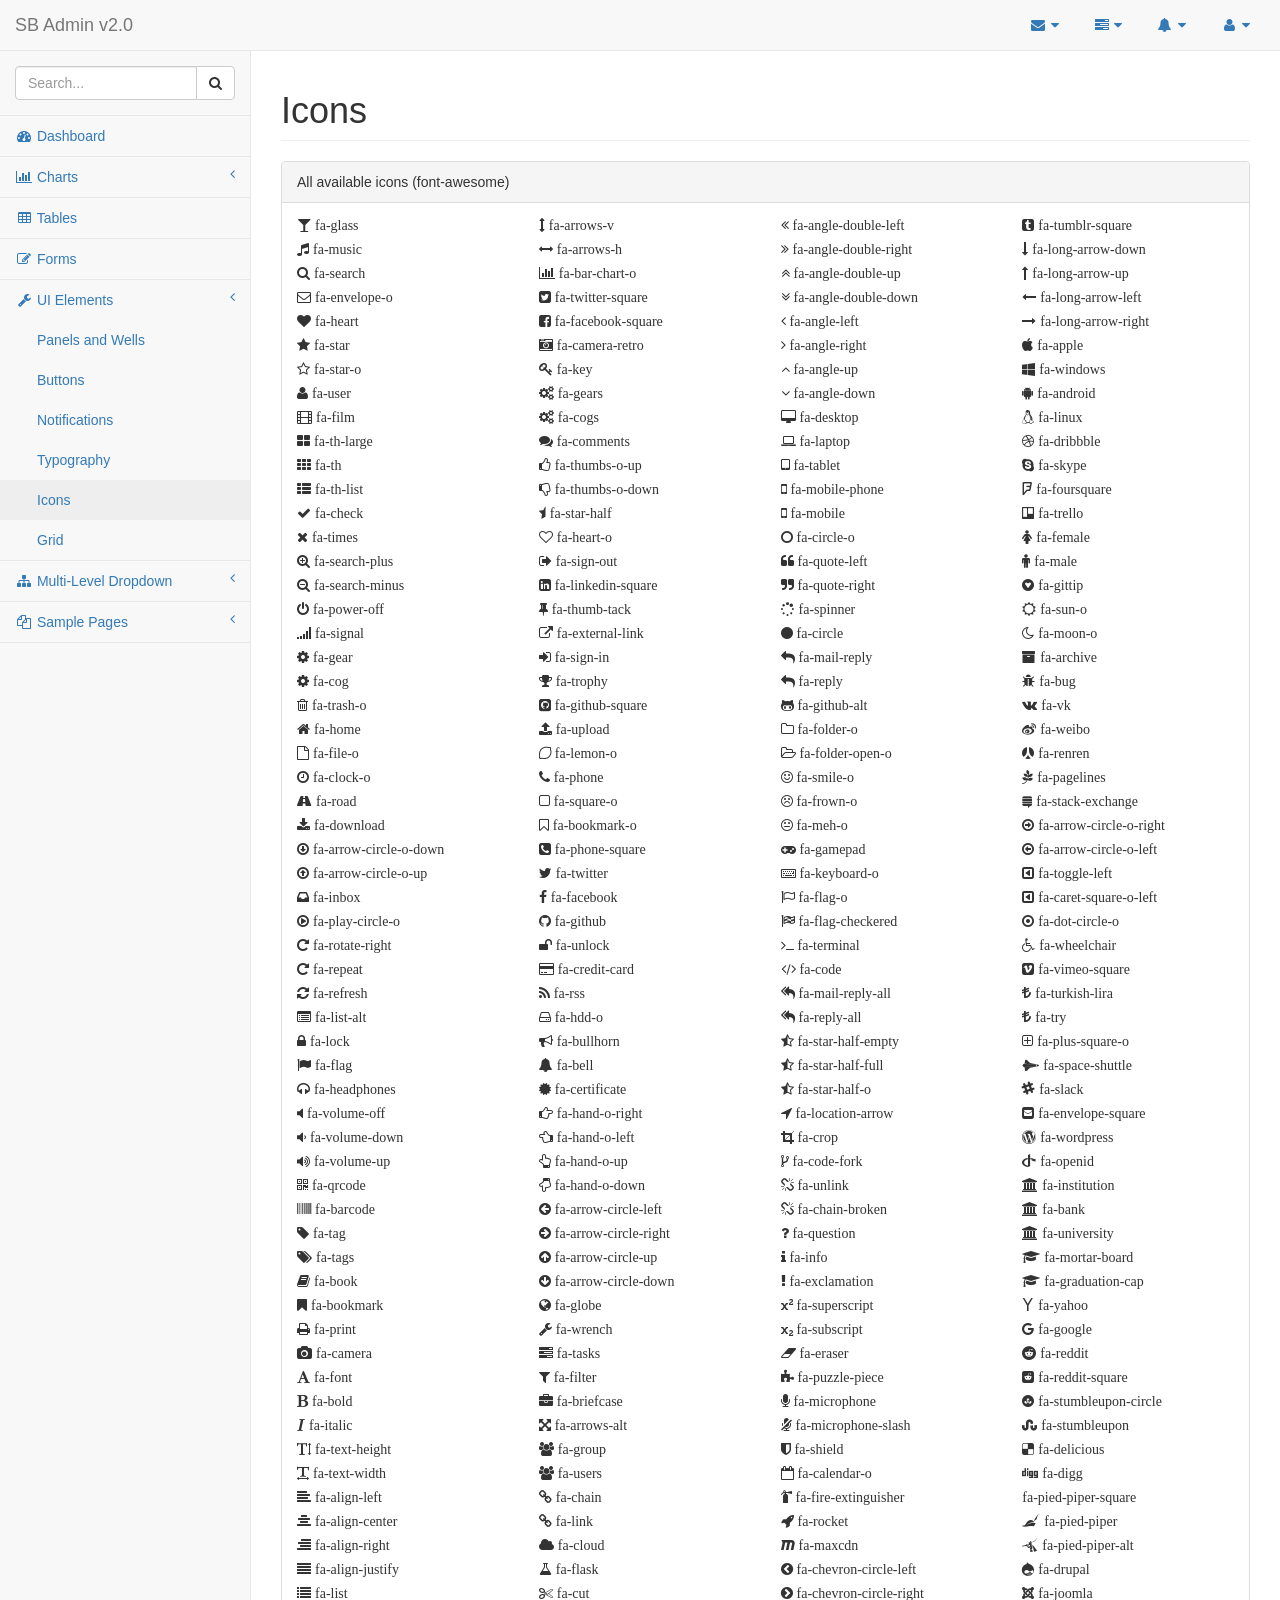
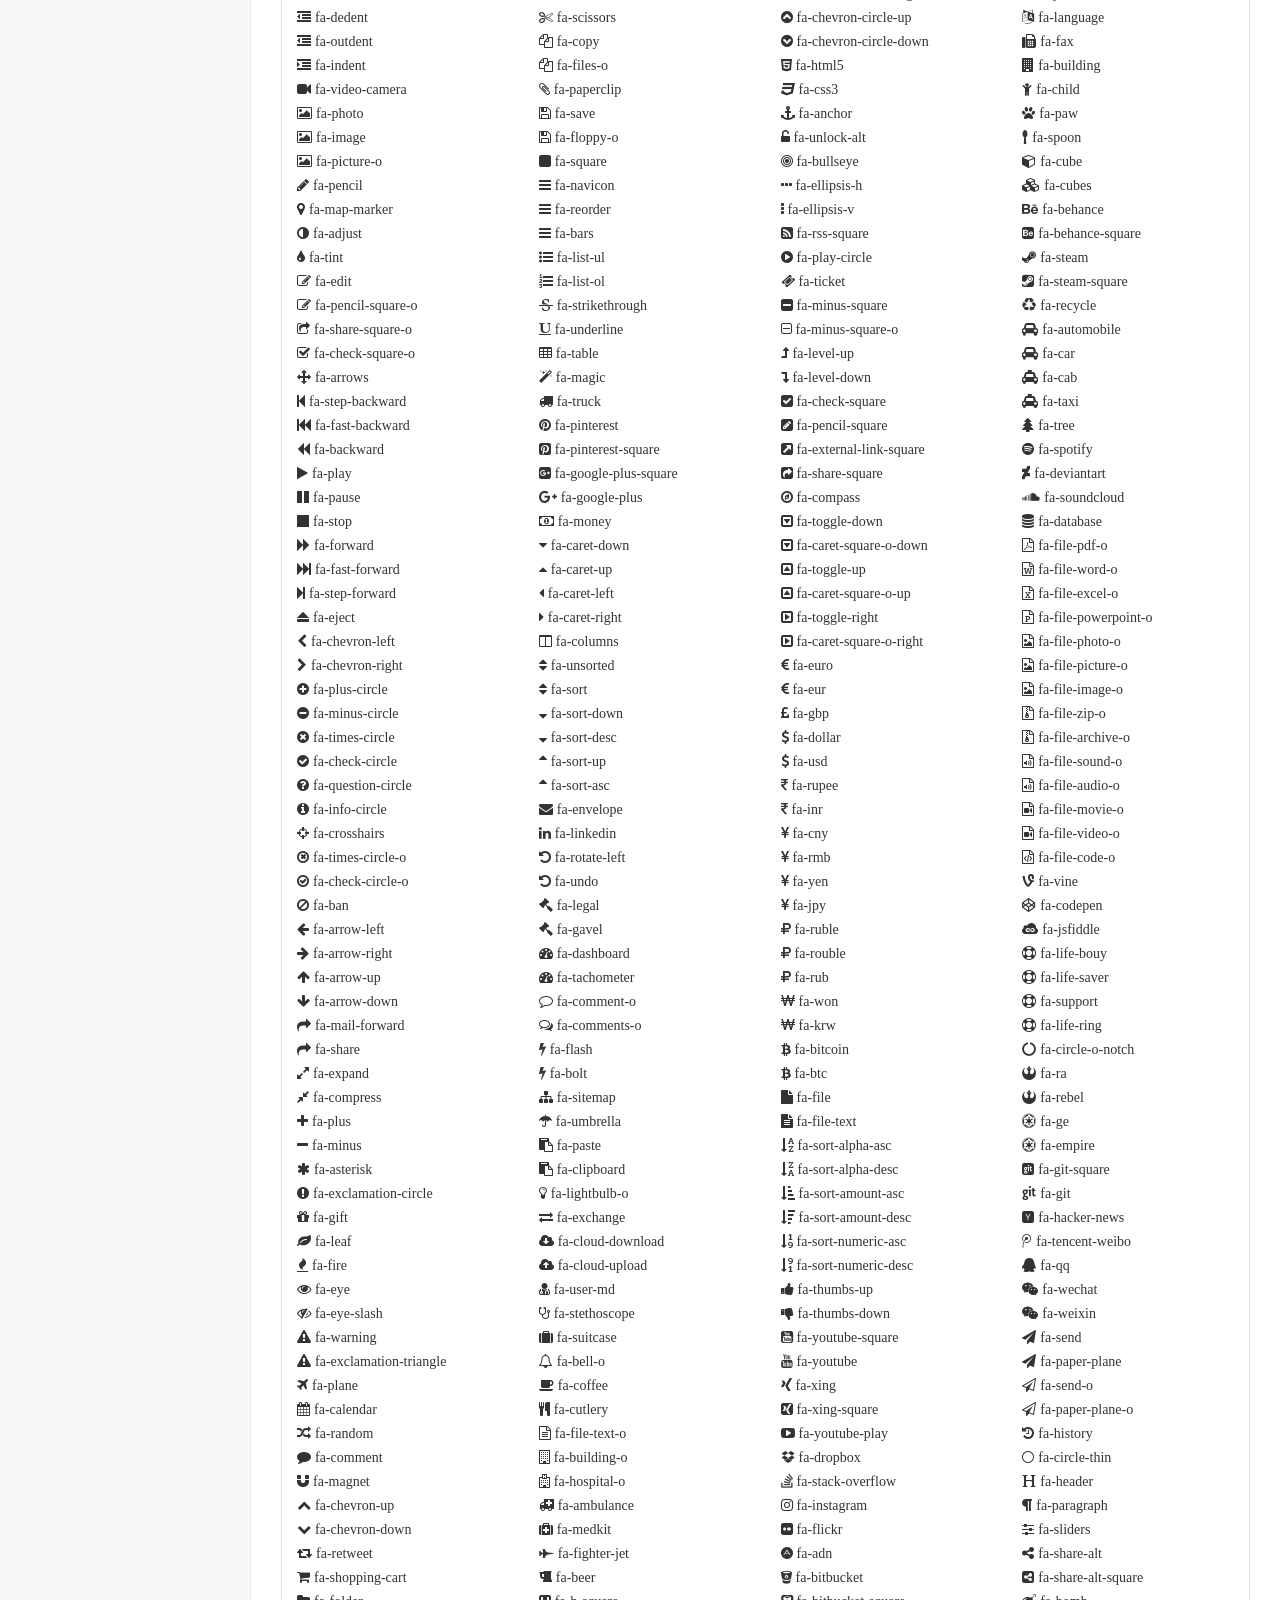
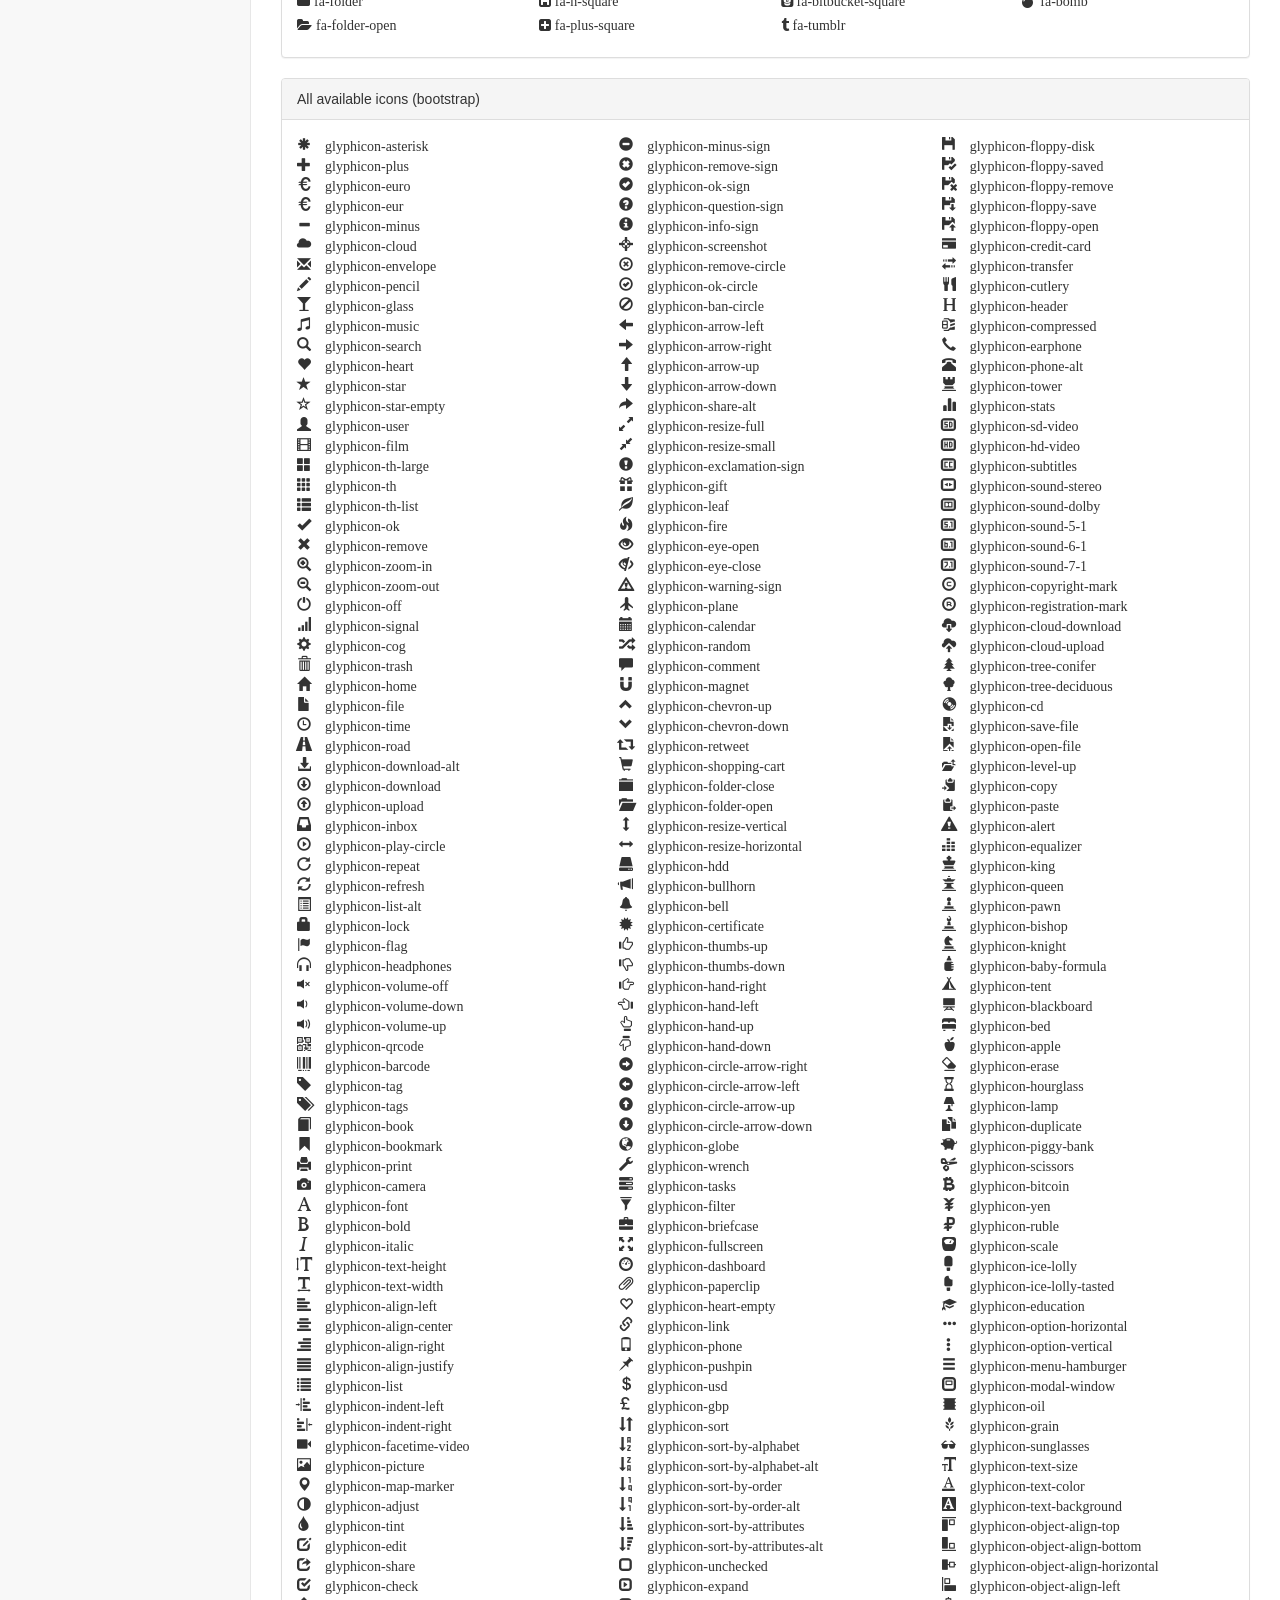
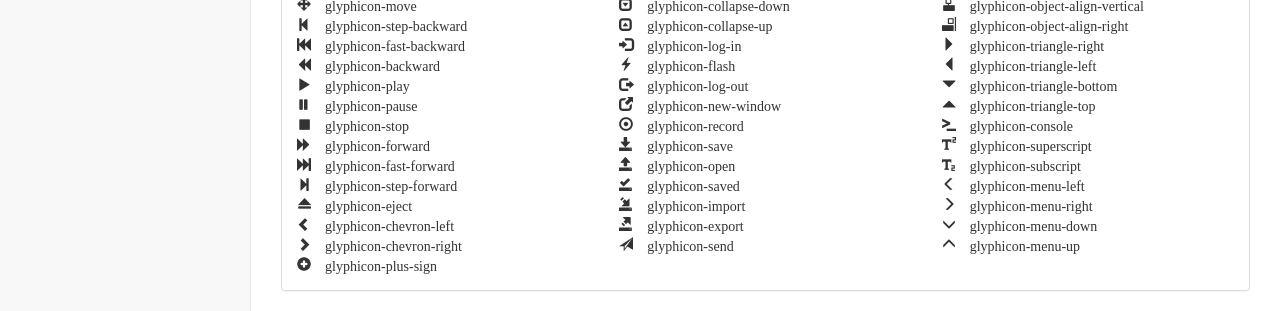
<file: bc/pages/icons.html>
<!DOCTYPE html>
<html lang="en">

<head>

    <meta charset="utf-8">
    <meta http-equiv="X-UA-Compatible" content="IE=edge">
    <meta name="viewport" content="width=device-width, initial-scale=1">
    <meta name="description" content="">
    <meta name="author" content="">

    <title>SB Admin 2 - Bootstrap Admin Theme</title>

    <!-- Bootstrap Core CSS -->
    <link href="../vendor/bootstrap/css/bootstrap.min.css" rel="stylesheet">

    <!-- MetisMenu CSS -->
    <link href="../vendor/metisMenu/metisMenu.min.css" rel="stylesheet">

    <!-- Custom CSS -->
    <link href="../dist/css/sb-admin-2.css" rel="stylesheet">

    <!-- Custom Fonts -->
    <link href="../vendor/font-awesome/css/font-awesome.min.css" rel="stylesheet" type="text/css">

    <!-- HTML5 Shim and Respond.js IE8 support of HTML5 elements and media queries -->
    <!-- WARNING: Respond.js doesn't work if you view the page via file:// -->
    <!--[if lt IE 9]>
        <script src="https://oss.maxcdn.com/libs/html5shiv/3.7.0/html5shiv.js"></script>
        <script src="https://oss.maxcdn.com/libs/respond.js/1.4.2/respond.min.js"></script>
    <![endif]-->

</head>

<body>

    <div id="wrapper">

        <!-- Navigation -->
        <nav class="navbar navbar-default navbar-static-top" role="navigation" style="margin-bottom: 0">
            <div class="navbar-header">
                <button type="button" class="navbar-toggle" data-toggle="collapse" data-target=".navbar-collapse">
                    <span class="sr-only">Toggle navigation</span>
                    <span class="icon-bar"></span>
                    <span class="icon-bar"></span>
                    <span class="icon-bar"></span>
                </button>
                <a class="navbar-brand" href="index.html">SB Admin v2.0</a>
            </div>
            <!-- /.navbar-header -->

            <ul class="nav navbar-top-links navbar-right">
                <li class="dropdown">
                    <a class="dropdown-toggle" data-toggle="dropdown" href="#">
                        <i class="fa fa-envelope fa-fw"></i> <i class="fa fa-caret-down"></i>
                    </a>
                    <ul class="dropdown-menu dropdown-messages">
                        <li>
                            <a href="#">
                                <div>
                                    <strong>John Smith</strong>
                                    <span class="pull-right text-muted">
                                            <em>Yesterday</em>
                                        </span>
                                </div>
                                <div>Lorem ipsum dolor sit amet, consectetur adipiscing elit. Pellentesque eleifend...</div>
                            </a>
                        </li>
                        <li class="divider"></li>
                        <li>
                            <a href="#">
                                <div>
                                    <strong>John Smith</strong>
                                    <span class="pull-right text-muted">
                                            <em>Yesterday</em>
                                        </span>
                                </div>
                                <div>Lorem ipsum dolor sit amet, consectetur adipiscing elit. Pellentesque eleifend...</div>
                            </a>
                        </li>
                        <li class="divider"></li>
                        <li>
                            <a href="#">
                                <div>
                                    <strong>John Smith</strong>
                                    <span class="pull-right text-muted">
                                            <em>Yesterday</em>
                                        </span>
                                </div>
                                <div>Lorem ipsum dolor sit amet, consectetur adipiscing elit. Pellentesque eleifend...</div>
                            </a>
                        </li>
                        <li class="divider"></li>
                        <li>
                            <a class="text-center" href="#">
                                <strong>Read All Messages</strong>
                                <i class="fa fa-angle-right"></i>
                            </a>
                        </li>
                    </ul>
                    <!-- /.dropdown-messages -->
                </li>
                <!-- /.dropdown -->
                <li class="dropdown">
                    <a class="dropdown-toggle" data-toggle="dropdown" href="#">
                        <i class="fa fa-tasks fa-fw"></i> <i class="fa fa-caret-down"></i>
                    </a>
                    <ul class="dropdown-menu dropdown-tasks">
                        <li>
                            <a href="#">
                                <div>
                                    <p>
                                        <strong>Task 1</strong>
                                        <span class="pull-right text-muted">40% Complete</span>
                                    </p>
                                    <div class="progress progress-striped active">
                                        <div class="progress-bar progress-bar-success" role="progressbar" aria-valuenow="40" aria-valuemin="0" aria-valuemax="100" style="width: 40%">
                                            <span class="sr-only">40% Complete (success)</span>
                                        </div>
                                    </div>
                                </div>
                            </a>
                        </li>
                        <li class="divider"></li>
                        <li>
                            <a href="#">
                                <div>
                                    <p>
                                        <strong>Task 2</strong>
                                        <span class="pull-right text-muted">20% Complete</span>
                                    </p>
                                    <div class="progress progress-striped active">
                                        <div class="progress-bar progress-bar-info" role="progressbar" aria-valuenow="20" aria-valuemin="0" aria-valuemax="100" style="width: 20%">
                                            <span class="sr-only">20% Complete</span>
                                        </div>
                                    </div>
                                </div>
                            </a>
                        </li>
                        <li class="divider"></li>
                        <li>
                            <a href="#">
                                <div>
                                    <p>
                                        <strong>Task 3</strong>
                                        <span class="pull-right text-muted">60% Complete</span>
                                    </p>
                                    <div class="progress progress-striped active">
                                        <div class="progress-bar progress-bar-warning" role="progressbar" aria-valuenow="60" aria-valuemin="0" aria-valuemax="100" style="width: 60%">
                                            <span class="sr-only">60% Complete (warning)</span>
                                        </div>
                                    </div>
                                </div>
                            </a>
                        </li>
                        <li class="divider"></li>
                        <li>
                            <a href="#">
                                <div>
                                    <p>
                                        <strong>Task 4</strong>
                                        <span class="pull-right text-muted">80% Complete</span>
                                    </p>
                                    <div class="progress progress-striped active">
                                        <div class="progress-bar progress-bar-danger" role="progressbar" aria-valuenow="80" aria-valuemin="0" aria-valuemax="100" style="width: 80%">
                                            <span class="sr-only">80% Complete (danger)</span>
                                        </div>
                                    </div>
                                </div>
                            </a>
                        </li>
                        <li class="divider"></li>
                        <li>
                            <a class="text-center" href="#">
                                <strong>See All Tasks</strong>
                                <i class="fa fa-angle-right"></i>
                            </a>
                        </li>
                    </ul>
                    <!-- /.dropdown-tasks -->
                </li>
                <!-- /.dropdown -->
                <li class="dropdown">
                    <a class="dropdown-toggle" data-toggle="dropdown" href="#">
                        <i class="fa fa-bell fa-fw"></i> <i class="fa fa-caret-down"></i>
                    </a>
                    <ul class="dropdown-menu dropdown-alerts">
                        <li>
                            <a href="#">
                                <div>
                                    <i class="fa fa-comment fa-fw"></i> New Comment
                                    <span class="pull-right text-muted small">4 minutes ago</span>
                                </div>
                            </a>
                        </li>
                        <li class="divider"></li>
                        <li>
                            <a href="#">
                                <div>
                                    <i class="fa fa-twitter fa-fw"></i> 3 New Followers
                                    <span class="pull-right text-muted small">12 minutes ago</span>
                                </div>
                            </a>
                        </li>
                        <li class="divider"></li>
                        <li>
                            <a href="#">
                                <div>
                                    <i class="fa fa-envelope fa-fw"></i> Message Sent
                                    <span class="pull-right text-muted small">4 minutes ago</span>
                                </div>
                            </a>
                        </li>
                        <li class="divider"></li>
                        <li>
                            <a href="#">
                                <div>
                                    <i class="fa fa-tasks fa-fw"></i> New Task
                                    <span class="pull-right text-muted small">4 minutes ago</span>
                                </div>
                            </a>
                        </li>
                        <li class="divider"></li>
                        <li>
                            <a href="#">
                                <div>
                                    <i class="fa fa-upload fa-fw"></i> Server Rebooted
                                    <span class="pull-right text-muted small">4 minutes ago</span>
                                </div>
                            </a>
                        </li>
                        <li class="divider"></li>
                        <li>
                            <a class="text-center" href="#">
                                <strong>See All Alerts</strong>
                                <i class="fa fa-angle-right"></i>
                            </a>
                        </li>
                    </ul>
                    <!-- /.dropdown-alerts -->
                </li>
                <!-- /.dropdown -->
                <li class="dropdown">
                    <a class="dropdown-toggle" data-toggle="dropdown" href="#">
                        <i class="fa fa-user fa-fw"></i> <i class="fa fa-caret-down"></i>
                    </a>
                    <ul class="dropdown-menu dropdown-user">
                        <li><a href="#"><i class="fa fa-user fa-fw"></i> User Profile</a>
                        </li>
                        <li><a href="#"><i class="fa fa-gear fa-fw"></i> Settings</a>
                        </li>
                        <li class="divider"></li>
                        <li><a href="login.html"><i class="fa fa-sign-out fa-fw"></i> Logout</a>
                        </li>
                    </ul>
                    <!-- /.dropdown-user -->
                </li>
                <!-- /.dropdown -->
            </ul>
            <!-- /.navbar-top-links -->

            <div class="navbar-default sidebar" role="navigation">
                <div class="sidebar-nav navbar-collapse">
                    <ul class="nav" id="side-menu">
                        <li class="sidebar-search">
                            <div class="input-group custom-search-form">
                                <input type="text" class="form-control" placeholder="Search...">
                                <span class="input-group-btn">
                                    <button class="btn btn-default" type="button">
                                        <i class="fa fa-search"></i>
                                    </button>
                                </span>
                            </div>
                            <!-- /input-group -->
                        </li>
                        <li>
                            <a href="index.html"><i class="fa fa-dashboard fa-fw"></i> Dashboard</a>
                        </li>
                        <li>
                            <a href="#"><i class="fa fa-bar-chart-o fa-fw"></i> Charts<span class="fa arrow"></span></a>
                            <ul class="nav nav-second-level">
                                <li>
                                    <a href="flot.html">Flot Charts</a>
                                </li>
                                <li>
                                    <a href="morris.html">Morris.js Charts</a>
                                </li>
                            </ul>
                            <!-- /.nav-second-level -->
                        </li>
                        <li>
                            <a href="tables.html"><i class="fa fa-table fa-fw"></i> Tables</a>
                        </li>
                        <li>
                            <a href="forms.html"><i class="fa fa-edit fa-fw"></i> Forms</a>
                        </li>
                        <li>
                            <a href="#"><i class="fa fa-wrench fa-fw"></i> UI Elements<span class="fa arrow"></span></a>
                            <ul class="nav nav-second-level">
                                <li>
                                    <a href="panels-wells.html">Panels and Wells</a>
                                </li>
                                <li>
                                    <a href="buttons.html">Buttons</a>
                                </li>
                                <li>
                                    <a href="notifications.html">Notifications</a>
                                </li>
                                <li>
                                    <a href="typography.html">Typography</a>
                                </li>
                                <li>
                                    <a href="icons.html"> Icons</a>
                                </li>
                                <li>
                                    <a href="grid.html">Grid</a>
                                </li>
                            </ul>
                            <!-- /.nav-second-level -->
                        </li>
                        <li>
                            <a href="#"><i class="fa fa-sitemap fa-fw"></i> Multi-Level Dropdown<span class="fa arrow"></span></a>
                            <ul class="nav nav-second-level">
                                <li>
                                    <a href="#">Second Level Item</a>
                                </li>
                                <li>
                                    <a href="#">Second Level Item</a>
                                </li>
                                <li>
                                    <a href="#">Third Level <span class="fa arrow"></span></a>
                                    <ul class="nav nav-third-level">
                                        <li>
                                            <a href="#">Third Level Item</a>
                                        </li>
                                        <li>
                                            <a href="#">Third Level Item</a>
                                        </li>
                                        <li>
                                            <a href="#">Third Level Item</a>
                                        </li>
                                        <li>
                                            <a href="#">Third Level Item</a>
                                        </li>
                                    </ul>
                                    <!-- /.nav-third-level -->
                                </li>
                            </ul>
                            <!-- /.nav-second-level -->
                        </li>
                        <li>
                            <a href="#"><i class="fa fa-files-o fa-fw"></i> Sample Pages<span class="fa arrow"></span></a>
                            <ul class="nav nav-second-level">
                                <li>
                                    <a href="blank.html">Blank Page</a>
                                </li>
                                <li>
                                    <a href="login.html">Login Page</a>
                                </li>
                            </ul>
                            <!-- /.nav-second-level -->
                        </li>
                    </ul>
                </div>
                <!-- /.sidebar-collapse -->
            </div>
            <!-- /.navbar-static-side -->
        </nav>

        <div id="page-wrapper">
            <div class="row">
                <div class="col-lg-12">
                    <h1 class="page-header">Icons</h1>
                </div>
                <!-- /.col-lg-12 -->
            </div>
            <!-- /.row -->
            <div class="row">
                <div class="col-lg-12">
                    <div class="panel panel-default">
                        <div class="panel-heading">
                            All available icons (font-awesome)
                        </div>
                        <div class="panel-body">
                            <div class="row">
                                <div class="fa col-lg-3">
                                    <p class="fa fa-glass"> fa-glass </p>
                                    <br/>
                                    <p class="fa fa-music"> fa-music </p>
                                    <br/>
                                    <p class="fa fa-search"> fa-search </p>
                                    <br/>
                                    <p class="fa fa-envelope-o"> fa-envelope-o </p>
                                    <br/>
                                    <p class="fa fa-heart"> fa-heart </p>
                                    <br/>
                                    <p class="fa fa-star"> fa-star </p>
                                    <br/>
                                    <p class="fa fa-star-o"> fa-star-o </p>
                                    <br/>
                                    <p class="fa fa-user"> fa-user </p>
                                    <br/>
                                    <p class="fa fa-film"> fa-film </p>
                                    <br/>
                                    <p class="fa fa-th-large"> fa-th-large </p>
                                    <br/>
                                    <p class="fa fa-th"> fa-th </p>
                                    <br/>
                                    <p class="fa fa-th-list"> fa-th-list </p>
                                    <br/>
                                    <p class="fa fa-check"> fa-check </p>
                                    <br/>
                                    <p class="fa fa-times"> fa-times </p>
                                    <br/>
                                    <p class="fa fa-search-plus"> fa-search-plus </p>
                                    <br/>
                                    <p class="fa fa-search-minus"> fa-search-minus </p>
                                    <br/>
                                    <p class="fa fa-power-off"> fa-power-off </p>
                                    <br/>
                                    <p class="fa fa-signal"> fa-signal </p>
                                    <br/>
                                    <p class="fa fa-gear"> fa-gear </p>
                                    <br/>
                                    <p class="fa fa-cog"> fa-cog </p>
                                    <br/>
                                    <p class="fa fa-trash-o"> fa-trash-o </p>
                                    <br/>
                                    <p class="fa fa-home"> fa-home </p>
                                    <br/>
                                    <p class="fa fa-file-o"> fa-file-o </p>
                                    <br/>
                                    <p class="fa fa-clock-o"> fa-clock-o </p>
                                    <br/>
                                    <p class="fa fa-road"> fa-road </p>
                                    <br/>
                                    <p class="fa fa-download"> fa-download </p>
                                    <br/>
                                    <p class="fa fa-arrow-circle-o-down"> fa-arrow-circle-o-down </p>
                                    <br/>
                                    <p class="fa fa-arrow-circle-o-up"> fa-arrow-circle-o-up </p>
                                    <br/>
                                    <p class="fa fa-inbox"> fa-inbox </p>
                                    <br/>
                                    <p class="fa fa-play-circle-o"> fa-play-circle-o </p>
                                    <br/>
                                    <p class="fa fa-rotate-right"> fa-rotate-right </p>
                                    <br/>
                                    <p class="fa fa-repeat"> fa-repeat </p>
                                    <br/>
                                    <p class="fa fa-refresh"> fa-refresh </p>
                                    <br/>
                                    <p class="fa fa-list-alt"> fa-list-alt </p>
                                    <br/>
                                    <p class="fa fa-lock"> fa-lock </p>
                                    <br/>
                                    <p class="fa fa-flag"> fa-flag </p>
                                    <br/>
                                    <p class="fa fa-headphones"> fa-headphones </p>
                                    <br/>
                                    <p class="fa fa-volume-off"> fa-volume-off </p>
                                    <br/>
                                    <p class="fa fa-volume-down"> fa-volume-down </p>
                                    <br/>
                                    <p class="fa fa-volume-up"> fa-volume-up </p>
                                    <br/>
                                    <p class="fa fa-qrcode"> fa-qrcode </p>
                                    <br/>
                                    <p class="fa fa-barcode"> fa-barcode </p>
                                    <br/>
                                    <p class="fa fa-tag"> fa-tag </p>
                                    <br/>
                                    <p class="fa fa-tags"> fa-tags </p>
                                    <br/>
                                    <p class="fa fa-book"> fa-book </p>
                                    <br/>
                                    <p class="fa fa-bookmark"> fa-bookmark </p>
                                    <br/>
                                    <p class="fa fa-print"> fa-print </p>
                                    <br/>
                                    <p class="fa fa-camera"> fa-camera </p>
                                    <br/>
                                    <p class="fa fa-font"> fa-font </p>
                                    <br/>
                                    <p class="fa fa-bold"> fa-bold </p>
                                    <br/>
                                    <p class="fa fa-italic"> fa-italic </p>
                                    <br/>
                                    <p class="fa fa-text-height"> fa-text-height </p>
                                    <br/>
                                    <p class="fa fa-text-width"> fa-text-width </p>
                                    <br/>
                                    <p class="fa fa-align-left"> fa-align-left </p>
                                    <br/>
                                    <p class="fa fa-align-center"> fa-align-center </p>
                                    <br/>
                                    <p class="fa fa-align-right"> fa-align-right </p>
                                    <br/>
                                    <p class="fa fa-align-justify"> fa-align-justify </p>
                                    <br/>
                                    <p class="fa fa-list"> fa-list </p>
                                    <br/>
                                    <p class="fa fa-dedent"> fa-dedent </p>
                                    <br/>
                                    <p class="fa fa-outdent"> fa-outdent </p>
                                    <br/>
                                    <p class="fa fa-indent"> fa-indent </p>
                                    <br/>
                                    <p class="fa fa-video-camera"> fa-video-camera </p>
                                    <br/>
                                    <p class="fa fa-photo"> fa-photo </p>
                                    <br/>
                                    <p class="fa fa-image"> fa-image </p>
                                    <br/>
                                    <p class="fa fa-picture-o"> fa-picture-o </p>
                                    <br/>
                                    <p class="fa fa-pencil"> fa-pencil </p>
                                    <br/>
                                    <p class="fa fa-map-marker"> fa-map-marker </p>
                                    <br/>
                                    <p class="fa fa-adjust"> fa-adjust </p>
                                    <br/>
                                    <p class="fa fa-tint"> fa-tint </p>
                                    <br/>
                                    <p class="fa fa-edit"> fa-edit </p>
                                    <br/>
                                    <p class="fa fa-pencil-square-o"> fa-pencil-square-o </p>
                                    <br/>
                                    <p class="fa fa-share-square-o"> fa-share-square-o </p>
                                    <br/>
                                    <p class="fa fa-check-square-o"> fa-check-square-o </p>
                                    <br/>
                                    <p class="fa fa-arrows"> fa-arrows </p>
                                    <br/>
                                    <p class="fa fa-step-backward"> fa-step-backward </p>
                                    <br/>
                                    <p class="fa fa-fast-backward"> fa-fast-backward </p>
                                    <br/>
                                    <p class="fa fa-backward"> fa-backward </p>
                                    <br/>
                                    <p class="fa fa-play"> fa-play </p>
                                    <br/>
                                    <p class="fa fa-pause"> fa-pause </p>
                                    <br/>
                                    <p class="fa fa-stop"> fa-stop </p>
                                    <br/>
                                    <p class="fa fa-forward"> fa-forward </p>
                                    <br/>
                                    <p class="fa fa-fast-forward"> fa-fast-forward </p>
                                    <br/>
                                    <p class="fa fa-step-forward"> fa-step-forward </p>
                                    <br/>
                                    <p class="fa fa-eject"> fa-eject </p>
                                    <br/>
                                    <p class="fa fa-chevron-left"> fa-chevron-left </p>
                                    <br/>
                                    <p class="fa fa-chevron-right"> fa-chevron-right </p>
                                    <br/>
                                    <p class="fa fa-plus-circle"> fa-plus-circle </p>
                                    <br/>
                                    <p class="fa fa-minus-circle"> fa-minus-circle </p>
                                    <br/>
                                    <p class="fa fa-times-circle"> fa-times-circle </p>
                                    <br/>
                                    <p class="fa fa-check-circle"> fa-check-circle </p>
                                    <br/>
                                    <p class="fa fa-question-circle"> fa-question-circle </p>
                                    <br/>
                                    <p class="fa fa-info-circle"> fa-info-circle </p>
                                    <br/>
                                    <p class="fa fa-crosshairs"> fa-crosshairs </p>
                                    <br/>
                                    <p class="fa fa-times-circle-o"> fa-times-circle-o </p>
                                    <br/>
                                    <p class="fa fa-check-circle-o"> fa-check-circle-o </p>
                                    <br/>
                                    <p class="fa fa-ban"> fa-ban </p>
                                    <br/>
                                    <p class="fa fa-arrow-left"> fa-arrow-left </p>
                                    <br/>
                                    <p class="fa fa-arrow-right"> fa-arrow-right </p>
                                    <br/>
                                    <p class="fa fa-arrow-up"> fa-arrow-up </p>
                                    <br/>
                                    <p class="fa fa-arrow-down"> fa-arrow-down </p>
                                    <br/>
                                    <p class="fa fa-mail-forward"> fa-mail-forward </p>
                                    <br/>
                                    <p class="fa fa-share"> fa-share </p>
                                    <br/>
                                    <p class="fa fa-expand"> fa-expand </p>
                                    <br/>
                                    <p class="fa fa-compress"> fa-compress </p>
                                    <br/>
                                    <p class="fa fa-plus"> fa-plus </p>
                                    <br/>
                                    <p class="fa fa-minus"> fa-minus </p>
                                    <br/>
                                    <p class="fa fa-asterisk"> fa-asterisk </p>
                                    <br/>
                                    <p class="fa fa-exclamation-circle"> fa-exclamation-circle </p>
                                    <br/>
                                    <p class="fa fa-gift"> fa-gift </p>
                                    <br/>
                                    <p class="fa fa-leaf"> fa-leaf </p>
                                    <br/>
                                    <p class="fa fa-fire"> fa-fire </p>
                                    <br/>
                                    <p class="fa fa-eye"> fa-eye </p>
                                    <br/>
                                    <p class="fa fa-eye-slash"> fa-eye-slash </p>
                                    <br/>
                                    <p class="fa fa-warning"> fa-warning </p>
                                    <br/>
                                    <p class="fa fa-exclamation-triangle"> fa-exclamation-triangle </p>
                                    <br/>
                                    <p class="fa fa-plane"> fa-plane </p>
                                    <br/>
                                    <p class="fa fa-calendar"> fa-calendar </p>
                                    <br/>
                                    <p class="fa fa-random"> fa-random </p>
                                    <br/>
                                    <p class="fa fa-comment"> fa-comment </p>
                                    <br/>
                                    <p class="fa fa-magnet"> fa-magnet </p>
                                    <br/>
                                    <p class="fa fa-chevron-up"> fa-chevron-up </p>
                                    <br/>
                                    <p class="fa fa-chevron-down"> fa-chevron-down </p>
                                    <br/>
                                    <p class="fa fa-retweet"> fa-retweet </p>
                                    <br/>
                                    <p class="fa fa-shopping-cart"> fa-shopping-cart </p>
                                    <br/>
                                    <p class="fa fa-folder"> fa-folder </p>
                                    <br/>
                                    <p class="fa fa-folder-open"> fa-folder-open </p>
                                    <br/>
                                </div>
                                <!-- /.col-lg-6 (nested) -->
                                <div class="fa col-lg-3">
                                    <p class="fa fa-arrows-v"> fa-arrows-v </p>
                                    <br/>
                                    <p class="fa fa-arrows-h"> fa-arrows-h </p>
                                    <br/>
                                    <p class="fa fa-bar-chart-o"> fa-bar-chart-o </p>
                                    <br/>
                                    <p class="fa fa-twitter-square"> fa-twitter-square </p>
                                    <br/>
                                    <p class="fa fa-facebook-square"> fa-facebook-square </p>
                                    <br/>
                                    <p class="fa fa-camera-retro"> fa-camera-retro </p>
                                    <br/>
                                    <p class="fa fa-key"> fa-key </p>
                                    <br/>
                                    <p class="fa fa-gears"> fa-gears </p>
                                    <br/>
                                    <p class="fa fa-cogs"> fa-cogs </p>
                                    <br/>
                                    <p class="fa fa-comments"> fa-comments </p>
                                    <br/>
                                    <p class="fa fa-thumbs-o-up"> fa-thumbs-o-up </p>
                                    <br/>
                                    <p class="fa fa-thumbs-o-down"> fa-thumbs-o-down </p>
                                    <br/>
                                    <p class="fa fa-star-half"> fa-star-half </p>
                                    <br/>
                                    <p class="fa fa-heart-o"> fa-heart-o </p>
                                    <br/>
                                    <p class="fa fa-sign-out"> fa-sign-out </p>
                                    <br/>
                                    <p class="fa fa-linkedin-square"> fa-linkedin-square </p>
                                    <br/>
                                    <p class="fa fa-thumb-tack"> fa-thumb-tack </p>
                                    <br/>
                                    <p class="fa fa-external-link"> fa-external-link </p>
                                    <br/>
                                    <p class="fa fa-sign-in"> fa-sign-in </p>
                                    <br/>
                                    <p class="fa fa-trophy"> fa-trophy </p>
                                    <br/>
                                    <p class="fa fa-github-square"> fa-github-square </p>
                                    <br/>
                                    <p class="fa fa-upload"> fa-upload </p>
                                    <br/>
                                    <p class="fa fa-lemon-o"> fa-lemon-o </p>
                                    <br/>
                                    <p class="fa fa-phone"> fa-phone </p>
                                    <br/>
                                    <p class="fa fa-square-o"> fa-square-o </p>
                                    <br/>
                                    <p class="fa fa-bookmark-o"> fa-bookmark-o </p>
                                    <br/>
                                    <p class="fa fa-phone-square"> fa-phone-square </p>
                                    <br/>
                                    <p class="fa fa-twitter"> fa-twitter </p>
                                    <br/>
                                    <p class="fa fa-facebook"> fa-facebook </p>
                                    <br/>
                                    <p class="fa fa-github"> fa-github </p>
                                    <br/>
                                    <p class="fa fa-unlock"> fa-unlock </p>
                                    <br/>
                                    <p class="fa fa-credit-card"> fa-credit-card </p>
                                    <br/>
                                    <p class="fa fa-rss"> fa-rss </p>
                                    <br/>
                                    <p class="fa fa-hdd-o"> fa-hdd-o </p>
                                    <br/>
                                    <p class="fa fa-bullhorn"> fa-bullhorn </p>
                                    <br/>
                                    <p class="fa fa-bell"> fa-bell </p>
                                    <br/>
                                    <p class="fa fa-certificate"> fa-certificate </p>
                                    <br/>
                                    <p class="fa fa-hand-o-right"> fa-hand-o-right </p>
                                    <br/>
                                    <p class="fa fa-hand-o-left"> fa-hand-o-left </p>
                                    <br/>
                                    <p class="fa fa-hand-o-up"> fa-hand-o-up </p>
                                    <br/>
                                    <p class="fa fa-hand-o-down"> fa-hand-o-down </p>
                                    <br/>
                                    <p class="fa fa-arrow-circle-left"> fa-arrow-circle-left </p>
                                    <br/>
                                    <p class="fa fa-arrow-circle-right"> fa-arrow-circle-right </p>
                                    <br/>
                                    <p class="fa fa-arrow-circle-up"> fa-arrow-circle-up </p>
                                    <br/>
                                    <p class="fa fa-arrow-circle-down"> fa-arrow-circle-down </p>
                                    <br/>
                                    <p class="fa fa-globe"> fa-globe </p>
                                    <br/>
                                    <p class="fa fa-wrench"> fa-wrench </p>
                                    <br/>
                                    <p class="fa fa-tasks"> fa-tasks </p>
                                    <br/>
                                    <p class="fa fa-filter"> fa-filter </p>
                                    <br/>
                                    <p class="fa fa-briefcase"> fa-briefcase </p>
                                    <br/>
                                    <p class="fa fa-arrows-alt"> fa-arrows-alt </p>
                                    <br/>
                                    <p class="fa fa-group"> fa-group </p>
                                    <br/>
                                    <p class="fa fa-users"> fa-users </p>
                                    <br/>
                                    <p class="fa fa-chain"> fa-chain </p>
                                    <br/>
                                    <p class="fa fa-link"> fa-link </p>
                                    <br/>
                                    <p class="fa fa-cloud"> fa-cloud </p>
                                    <br/>
                                    <p class="fa fa-flask"> fa-flask </p>
                                    <br/>
                                    <p class="fa fa-cut"> fa-cut </p>
                                    <br/>
                                    <p class="fa fa-scissors"> fa-scissors </p>
                                    <br/>
                                    <p class="fa fa-copy"> fa-copy </p>
                                    <br/>
                                    <p class="fa fa-files-o"> fa-files-o </p>
                                    <br/>
                                    <p class="fa fa-paperclip"> fa-paperclip </p>
                                    <br/>
                                    <p class="fa fa-save"> fa-save </p>
                                    <br/>
                                    <p class="fa fa-floppy-o"> fa-floppy-o </p>
                                    <br/>
                                    <p class="fa fa-square"> fa-square </p>
                                    <br/>
                                    <p class="fa fa-navicon"> fa-navicon </p>
                                    <br/>
                                    <p class="fa fa-reorder"> fa-reorder </p>
                                    <br/>
                                    <p class="fa fa-bars"> fa-bars </p>
                                    <br/>
                                    <p class="fa fa-list-ul"> fa-list-ul </p>
                                    <br/>
                                    <p class="fa fa-list-ol"> fa-list-ol </p>
                                    <br/>
                                    <p class="fa fa-strikethrough"> fa-strikethrough </p>
                                    <br/>
                                    <p class="fa fa-underline"> fa-underline </p>
                                    <br/>
                                    <p class="fa fa-table"> fa-table </p>
                                    <br/>
                                    <p class="fa fa-magic"> fa-magic </p>
                                    <br/>
                                    <p class="fa fa-truck"> fa-truck </p>
                                    <br/>
                                    <p class="fa fa-pinterest"> fa-pinterest </p>
                                    <br/>
                                    <p class="fa fa-pinterest-square"> fa-pinterest-square </p>
                                    <br/>
                                    <p class="fa fa-google-plus-square"> fa-google-plus-square </p>
                                    <br/>
                                    <p class="fa fa-google-plus"> fa-google-plus </p>
                                    <br/>
                                    <p class="fa fa-money"> fa-money </p>
                                    <br/>
                                    <p class="fa fa-caret-down"> fa-caret-down </p>
                                    <br/>
                                    <p class="fa fa-caret-up"> fa-caret-up </p>
                                    <br/>
                                    <p class="fa fa-caret-left"> fa-caret-left </p>
                                    <br/>
                                    <p class="fa fa-caret-right"> fa-caret-right </p>
                                    <br/>
                                    <p class="fa fa-columns"> fa-columns </p>
                                    <br/>
                                    <p class="fa fa-unsorted"> fa-unsorted </p>
                                    <br/>
                                    <p class="fa fa-sort"> fa-sort </p>
                                    <br/>
                                    <p class="fa fa-sort-down"> fa-sort-down </p>
                                    <br/>
                                    <p class="fa fa-sort-desc"> fa-sort-desc </p>
                                    <br/>
                                    <p class="fa fa-sort-up"> fa-sort-up </p>
                                    <br/>
                                    <p class="fa fa-sort-asc"> fa-sort-asc </p>
                                    <br/>
                                    <p class="fa fa-envelope"> fa-envelope </p>
                                    <br/>
                                    <p class="fa fa-linkedin"> fa-linkedin </p>
                                    <br/>
                                    <p class="fa fa-rotate-left"> fa-rotate-left </p>
                                    <br/>
                                    <p class="fa fa-undo"> fa-undo </p>
                                    <br/>
                                    <p class="fa fa-legal"> fa-legal </p>
                                    <br/>
                                    <p class="fa fa-gavel"> fa-gavel </p>
                                    <br/>
                                    <p class="fa fa-dashboard"> fa-dashboard </p>
                                    <br/>
                                    <p class="fa fa-tachometer"> fa-tachometer </p>
                                    <br/>
                                    <p class="fa fa-comment-o"> fa-comment-o </p>
                                    <br/>
                                    <p class="fa fa-comments-o"> fa-comments-o </p>
                                    <br/>
                                    <p class="fa fa-flash"> fa-flash </p>
                                    <br/>
                                    <p class="fa fa-bolt"> fa-bolt </p>
                                    <br/>
                                    <p class="fa fa-sitemap"> fa-sitemap </p>
                                    <br/>
                                    <p class="fa fa-umbrella"> fa-umbrella </p>
                                    <br/>
                                    <p class="fa fa-paste"> fa-paste </p>
                                    <br/>
                                    <p class="fa fa-clipboard"> fa-clipboard </p>
                                    <br/>
                                    <p class="fa fa-lightbulb-o"> fa-lightbulb-o </p>
                                    <br/>
                                    <p class="fa fa-exchange"> fa-exchange </p>
                                    <br/>
                                    <p class="fa fa-cloud-download"> fa-cloud-download </p>
                                    <br/>
                                    <p class="fa fa-cloud-upload"> fa-cloud-upload </p>
                                    <br/>
                                    <p class="fa fa-user-md"> fa-user-md </p>
                                    <br/>
                                    <p class="fa fa-stethoscope"> fa-stethoscope </p>
                                    <br/>
                                    <p class="fa fa-suitcase"> fa-suitcase </p>
                                    <br/>
                                    <p class="fa fa-bell-o"> fa-bell-o </p>
                                    <br/>
                                    <p class="fa fa-coffee"> fa-coffee </p>
                                    <br/>
                                    <p class="fa fa-cutlery"> fa-cutlery </p>
                                    <br/>
                                    <p class="fa fa-file-text-o"> fa-file-text-o </p>
                                    <br/>
                                    <p class="fa fa-building-o"> fa-building-o </p>
                                    <br/>
                                    <p class="fa fa-hospital-o"> fa-hospital-o </p>
                                    <br/>
                                    <p class="fa fa-ambulance"> fa-ambulance </p>
                                    <br/>
                                    <p class="fa fa-medkit"> fa-medkit </p>
                                    <br/>
                                    <p class="fa fa-fighter-jet"> fa-fighter-jet </p>
                                    <br/>
                                    <p class="fa fa-beer"> fa-beer </p>
                                    <br/>
                                    <p class="fa fa-h-square"> fa-h-square </p>
                                    <br/>
                                    <p class="fa fa-plus-square"> fa-plus-square </p>
                                    <br/>
                                </div>
                                <div class="fa col-lg-3">
                                    <p class="fa fa-angle-double-left"> fa-angle-double-left </p>
                                    <br/>
                                    <p class="fa fa-angle-double-right"> fa-angle-double-right </p>
                                    <br/>
                                    <p class="fa fa-angle-double-up"> fa-angle-double-up </p>
                                    <br/>
                                    <p class="fa fa-angle-double-down"> fa-angle-double-down </p>
                                    <br/>
                                    <p class="fa fa-angle-left"> fa-angle-left </p>
                                    <br/>
                                    <p class="fa fa-angle-right"> fa-angle-right </p>
                                    <br/>
                                    <p class="fa fa-angle-up"> fa-angle-up </p>
                                    <br/>
                                    <p class="fa fa-angle-down"> fa-angle-down </p>
                                    <br/>
                                    <p class="fa fa-desktop"> fa-desktop </p>
                                    <br/>
                                    <p class="fa fa-laptop"> fa-laptop </p>
                                    <br/>
                                    <p class="fa fa-tablet"> fa-tablet </p>
                                    <br/>
                                    <p class="fa fa-mobile-phone"> fa-mobile-phone </p>
                                    <br/>
                                    <p class="fa fa-mobile"> fa-mobile </p>
                                    <br/>
                                    <p class="fa fa-circle-o"> fa-circle-o </p>
                                    <br/>
                                    <p class="fa fa-quote-left"> fa-quote-left </p>
                                    <br/>
                                    <p class="fa fa-quote-right"> fa-quote-right </p>
                                    <br/>
                                    <p class="fa fa-spinner"> fa-spinner </p>
                                    <br/>
                                    <p class="fa fa-circle"> fa-circle </p>
                                    <br/>
                                    <p class="fa fa-mail-reply"> fa-mail-reply </p>
                                    <br/>
                                    <p class="fa fa-reply"> fa-reply </p>
                                    <br/>
                                    <p class="fa fa-github-alt"> fa-github-alt </p>
                                    <br/>
                                    <p class="fa fa-folder-o"> fa-folder-o </p>
                                    <br/>
                                    <p class="fa fa-folder-open-o"> fa-folder-open-o </p>
                                    <br/>
                                    <p class="fa fa-smile-o"> fa-smile-o </p>
                                    <br/>
                                    <p class="fa fa-frown-o"> fa-frown-o </p>
                                    <br/>
                                    <p class="fa fa-meh-o"> fa-meh-o </p>
                                    <br/>
                                    <p class="fa fa-gamepad"> fa-gamepad </p>
                                    <br/>
                                    <p class="fa fa-keyboard-o"> fa-keyboard-o </p>
                                    <br/>
                                    <p class="fa fa-flag-o"> fa-flag-o </p>
                                    <br/>
                                    <p class="fa fa-flag-checkered"> fa-flag-checkered </p>
                                    <br/>
                                    <p class="fa fa-terminal"> fa-terminal </p>
                                    <br/>
                                    <p class="fa fa-code"> fa-code </p>
                                    <br/>
                                    <p class="fa fa-mail-reply-all"> fa-mail-reply-all </p>
                                    <br/>
                                    <p class="fa fa-reply-all"> fa-reply-all </p>
                                    <br/>
                                    <p class="fa fa-star-half-empty"> fa-star-half-empty </p>
                                    <br/>
                                    <p class="fa fa-star-half-full"> fa-star-half-full </p>
                                    <br/>
                                    <p class="fa fa-star-half-o"> fa-star-half-o </p>
                                    <br/>
                                    <p class="fa fa-location-arrow"> fa-location-arrow </p>
                                    <br/>
                                    <p class="fa fa-crop"> fa-crop </p>
                                    <br/>
                                    <p class="fa fa-code-fork"> fa-code-fork </p>
                                    <br/>
                                    <p class="fa fa-unlink"> fa-unlink </p>
                                    <br/>
                                    <p class="fa fa-chain-broken"> fa-chain-broken </p>
                                    <br/>
                                    <p class="fa fa-question"> fa-question </p>
                                    <br/>
                                    <p class="fa fa-info"> fa-info </p>
                                    <br/>
                                    <p class="fa fa-exclamation"> fa-exclamation </p>
                                    <br/>
                                    <p class="fa fa-superscript"> fa-superscript </p>
                                    <br/>
                                    <p class="fa fa-subscript"> fa-subscript </p>
                                    <br/>
                                    <p class="fa fa-eraser"> fa-eraser </p>
                                    <br/>
                                    <p class="fa fa-puzzle-piece"> fa-puzzle-piece </p>
                                    <br/>
                                    <p class="fa fa-microphone"> fa-microphone </p>
                                    <br/>
                                    <p class="fa fa-microphone-slash"> fa-microphone-slash </p>
                                    <br/>
                                    <p class="fa fa-shield"> fa-shield </p>
                                    <br/>
                                    <p class="fa fa-calendar-o"> fa-calendar-o </p>
                                    <br/>
                                    <p class="fa fa-fire-extinguisher"> fa-fire-extinguisher </p>
                                    <br/>
                                    <p class="fa fa-rocket"> fa-rocket </p>
                                    <br/>
                                    <p class="fa fa-maxcdn"> fa-maxcdn </p>
                                    <br/>
                                    <p class="fa fa-chevron-circle-left"> fa-chevron-circle-left </p>
                                    <br/>
                                    <p class="fa fa-chevron-circle-right"> fa-chevron-circle-right </p>
                                    <br/>
                                    <p class="fa fa-chevron-circle-up"> fa-chevron-circle-up </p>
                                    <br/>
                                    <p class="fa fa-chevron-circle-down"> fa-chevron-circle-down </p>
                                    <br/>
                                    <p class="fa fa-html5"> fa-html5 </p>
                                    <br/>
                                    <p class="fa fa-css3"> fa-css3 </p>
                                    <br/>
                                    <p class="fa fa-anchor"> fa-anchor </p>
                                    <br/>
                                    <p class="fa fa-unlock-alt"> fa-unlock-alt </p>
                                    <br/>
                                    <p class="fa fa-bullseye"> fa-bullseye </p>
                                    <br/>
                                    <p class="fa fa-ellipsis-h"> fa-ellipsis-h </p>
                                    <br/>
                                    <p class="fa fa-ellipsis-v"> fa-ellipsis-v </p>
                                    <br/>
                                    <p class="fa fa-rss-square"> fa-rss-square </p>
                                    <br/>
                                    <p class="fa fa-play-circle"> fa-play-circle </p>
                                    <br/>
                                    <p class="fa fa-ticket"> fa-ticket </p>
                                    <br/>
                                    <p class="fa fa-minus-square"> fa-minus-square </p>
                                    <br/>
                                    <p class="fa fa-minus-square-o"> fa-minus-square-o </p>
                                    <br/>
                                    <p class="fa fa-level-up"> fa-level-up </p>
                                    <br/>
                                    <p class="fa fa-level-down"> fa-level-down </p>
                                    <br/>
                                    <p class="fa fa-check-square"> fa-check-square </p>
                                    <br/>
                                    <p class="fa fa-pencil-square"> fa-pencil-square </p>
                                    <br/>
                                    <p class="fa fa-external-link-square"> fa-external-link-square </p>
                                    <br/>
                                    <p class="fa fa-share-square"> fa-share-square </p>
                                    <br/>
                                    <p class="fa fa-compass"> fa-compass </p>
                                    <br/>
                                    <p class="fa fa-toggle-down"> fa-toggle-down </p>
                                    <br/>
                                    <p class="fa fa-caret-square-o-down"> fa-caret-square-o-down </p>
                                    <br/>
                                    <p class="fa fa-toggle-up"> fa-toggle-up </p>
                                    <br/>
                                    <p class="fa fa-caret-square-o-up"> fa-caret-square-o-up </p>
                                    <br/>
                                    <p class="fa fa-toggle-right"> fa-toggle-right </p>
                                    <br/>
                                    <p class="fa fa-caret-square-o-right"> fa-caret-square-o-right </p>
                                    <br/>
                                    <p class="fa fa-euro"> fa-euro </p>
                                    <br/>
                                    <p class="fa fa-eur"> fa-eur </p>
                                    <br/>
                                    <p class="fa fa-gbp"> fa-gbp </p>
                                    <br/>
                                    <p class="fa fa-dollar"> fa-dollar </p>
                                    <br/>
                                    <p class="fa fa-usd"> fa-usd </p>
                                    <br/>
                                    <p class="fa fa-rupee"> fa-rupee </p>
                                    <br/>
                                    <p class="fa fa-inr"> fa-inr </p>
                                    <br/>
                                    <p class="fa fa-cny"> fa-cny </p>
                                    <br/>
                                    <p class="fa fa-rmb"> fa-rmb </p>
                                    <br/>
                                    <p class="fa fa-yen"> fa-yen </p>
                                    <br/>
                                    <p class="fa fa-jpy"> fa-jpy </p>
                                    <br/>
                                    <p class="fa fa-ruble"> fa-ruble </p>
                                    <br/>
                                    <p class="fa fa-rouble"> fa-rouble </p>
                                    <br/>
                                    <p class="fa fa-rub"> fa-rub </p>
                                    <br/>
                                    <p class="fa fa-won"> fa-won </p>
                                    <br/>
                                    <p class="fa fa-krw"> fa-krw </p>
                                    <br/>
                                    <p class="fa fa-bitcoin"> fa-bitcoin </p>
                                    <br/>
                                    <p class="fa fa-btc"> fa-btc </p>
                                    <br/>
                                    <p class="fa fa-file"> fa-file </p>
                                    <br/>
                                    <p class="fa fa-file-text"> fa-file-text </p>
                                    <br/>
                                    <p class="fa fa-sort-alpha-asc"> fa-sort-alpha-asc </p>
                                    <br/>
                                    <p class="fa fa-sort-alpha-desc"> fa-sort-alpha-desc </p>
                                    <br/>
                                    <p class="fa fa-sort-amount-asc"> fa-sort-amount-asc </p>
                                    <br/>
                                    <p class="fa fa-sort-amount-desc"> fa-sort-amount-desc </p>
                                    <br/>
                                    <p class="fa fa-sort-numeric-asc"> fa-sort-numeric-asc </p>
                                    <br/>
                                    <p class="fa fa-sort-numeric-desc"> fa-sort-numeric-desc </p>
                                    <br/>
                                    <p class="fa fa-thumbs-up"> fa-thumbs-up </p>
                                    <br/>
                                    <p class="fa fa-thumbs-down"> fa-thumbs-down </p>
                                    <br/>
                                    <p class="fa fa-youtube-square"> fa-youtube-square </p>
                                    <br/>
                                    <p class="fa fa-youtube"> fa-youtube </p>
                                    <br/>
                                    <p class="fa fa-xing"> fa-xing </p>
                                    <br/>
                                    <p class="fa fa-xing-square"> fa-xing-square </p>
                                    <br/>
                                    <p class="fa fa-youtube-play"> fa-youtube-play </p>
                                    <br/>
                                    <p class="fa fa-dropbox"> fa-dropbox </p>
                                    <br/>
                                    <p class="fa fa-stack-overflow"> fa-stack-overflow </p>
                                    <br/>
                                    <p class="fa fa-instagram"> fa-instagram </p>
                                    <br/>
                                    <p class="fa fa-flickr"> fa-flickr </p>
                                    <br/>
                                    <p class="fa fa-adn"> fa-adn </p>
                                    <br/>
                                    <p class="fa fa-bitbucket"> fa-bitbucket </p>
                                    <br/>
                                    <p class="fa fa-bitbucket-square"> fa-bitbucket-square </p>
                                    <br/>
                                    <p class="fa fa-tumblr"> fa-tumblr </p>
                                    <br/>
                                </div>
                                <div class="fa col-lg-3">
                                    <p class="fa fa-tumblr-square"> fa-tumblr-square </p>
                                    <br/>
                                    <p class="fa fa-long-arrow-down"> fa-long-arrow-down </p>
                                    <br/>
                                    <p class="fa fa-long-arrow-up"> fa-long-arrow-up </p>
                                    <br/>
                                    <p class="fa fa-long-arrow-left"> fa-long-arrow-left </p>
                                    <br/>
                                    <p class="fa fa-long-arrow-right"> fa-long-arrow-right </p>
                                    <br/>
                                    <p class="fa fa-apple"> fa-apple </p>
                                    <br/>
                                    <p class="fa fa-windows"> fa-windows </p>
                                    <br/>
                                    <p class="fa fa-android"> fa-android </p>
                                    <br/>
                                    <p class="fa fa-linux"> fa-linux </p>
                                    <br/>
                                    <p class="fa fa-dribbble"> fa-dribbble </p>
                                    <br/>
                                    <p class="fa fa-skype"> fa-skype </p>
                                    <br/>
                                    <p class="fa fa-foursquare"> fa-foursquare </p>
                                    <br/>
                                    <p class="fa fa-trello"> fa-trello </p>
                                    <br/>
                                    <p class="fa fa-female"> fa-female </p>
                                    <br/>
                                    <p class="fa fa-male"> fa-male </p>
                                    <br/>
                                    <p class="fa fa-gittip"> fa-gittip </p>
                                    <br/>
                                    <p class="fa fa-sun-o"> fa-sun-o </p>
                                    <br/>
                                    <p class="fa fa-moon-o"> fa-moon-o </p>
                                    <br/>
                                    <p class="fa fa-archive"> fa-archive </p>
                                    <br/>
                                    <p class="fa fa-bug"> fa-bug </p>
                                    <br/>
                                    <p class="fa fa-vk"> fa-vk </p>
                                    <br/>
                                    <p class="fa fa-weibo"> fa-weibo </p>
                                    <br/>
                                    <p class="fa fa-renren"> fa-renren </p>
                                    <br/>
                                    <p class="fa fa-pagelines"> fa-pagelines </p>
                                    <br/>
                                    <p class="fa fa-stack-exchange"> fa-stack-exchange </p>
                                    <br/>
                                    <p class="fa fa-arrow-circle-o-right"> fa-arrow-circle-o-right </p>
                                    <br/>
                                    <p class="fa fa-arrow-circle-o-left"> fa-arrow-circle-o-left </p>
                                    <br/>
                                    <p class="fa fa-toggle-left"> fa-toggle-left </p>
                                    <br/>
                                    <p class="fa fa-caret-square-o-left"> fa-caret-square-o-left </p>
                                    <br/>
                                    <p class="fa fa-dot-circle-o"> fa-dot-circle-o </p>
                                    <br/>
                                    <p class="fa fa-wheelchair"> fa-wheelchair </p>
                                    <br/>
                                    <p class="fa fa-vimeo-square"> fa-vimeo-square </p>
                                    <br/>
                                    <p class="fa fa-turkish-lira"> fa-turkish-lira </p>
                                    <br/>
                                    <p class="fa fa-try"> fa-try </p>
                                    <br/>
                                    <p class="fa fa-plus-square-o"> fa-plus-square-o </p>
                                    <br/>
                                    <p class="fa fa-space-shuttle"> fa-space-shuttle </p>
                                    <br/>
                                    <p class="fa fa-slack"> fa-slack </p>
                                    <br/>
                                    <p class="fa fa-envelope-square"> fa-envelope-square </p>
                                    <br/>
                                    <p class="fa fa-wordpress"> fa-wordpress </p>
                                    <br/>
                                    <p class="fa fa-openid"> fa-openid </p>
                                    <br/>
                                    <p class="fa fa-institution"> fa-institution </p>
                                    <br/>
                                    <p class="fa fa-bank"> fa-bank </p>
                                    <br/>
                                    <p class="fa fa-university"> fa-university </p>
                                    <br/>
                                    <p class="fa fa-mortar-board"> fa-mortar-board </p>
                                    <br/>
                                    <p class="fa fa-graduation-cap"> fa-graduation-cap </p>
                                    <br/>
                                    <p class="fa fa-yahoo"> fa-yahoo </p>
                                    <br/>
                                    <p class="fa fa-google"> fa-google </p>
                                    <br/>
                                    <p class="fa fa-reddit"> fa-reddit </p>
                                    <br/>
                                    <p class="fa fa-reddit-square"> fa-reddit-square </p>
                                    <br/>
                                    <p class="fa fa-stumbleupon-circle"> fa-stumbleupon-circle </p>
                                    <br/>
                                    <p class="fa fa-stumbleupon"> fa-stumbleupon </p>
                                    <br/>
                                    <p class="fa fa-delicious"> fa-delicious </p>
                                    <br/>
                                    <p class="fa fa-digg"> fa-digg </p>
                                    <br/>
                                    <p class="fa fa-pied-piper-square"> fa-pied-piper-square </p>
                                    <br/>
                                    <p class="fa fa-pied-piper"> fa-pied-piper </p>
                                    <br/>
                                    <p class="fa fa-pied-piper-alt"> fa-pied-piper-alt </p>
                                    <br/>
                                    <p class="fa fa-drupal"> fa-drupal </p>
                                    <br/>
                                    <p class="fa fa-joomla"> fa-joomla </p>
                                    <br/>
                                    <p class="fa fa-language"> fa-language </p>
                                    <br/>
                                    <p class="fa fa-fax"> fa-fax </p>
                                    <br/>
                                    <p class="fa fa-building"> fa-building </p>
                                    <br/>
                                    <p class="fa fa-child"> fa-child </p>
                                    <br/>
                                    <p class="fa fa-paw"> fa-paw </p>
                                    <br/>
                                    <p class="fa fa-spoon"> fa-spoon </p>
                                    <br/>
                                    <p class="fa fa-cube"> fa-cube </p>
                                    <br/>
                                    <p class="fa fa-cubes"> fa-cubes </p>
                                    <br/>
                                    <p class="fa fa-behance"> fa-behance </p>
                                    <br/>
                                    <p class="fa fa-behance-square"> fa-behance-square </p>
                                    <br/>
                                    <p class="fa fa-steam"> fa-steam </p>
                                    <br/>
                                    <p class="fa fa-steam-square"> fa-steam-square </p>
                                    <br/>
                                    <p class="fa fa-recycle"> fa-recycle </p>
                                    <br/>
                                    <p class="fa fa-automobile"> fa-automobile </p>
                                    <br/>
                                    <p class="fa fa-car"> fa-car </p>
                                    <br/>
                                    <p class="fa fa-cab"> fa-cab </p>
                                    <br/>
                                    <p class="fa fa-taxi"> fa-taxi </p>
                                    <br/>
                                    <p class="fa fa-tree"> fa-tree </p>
                                    <br/>
                                    <p class="fa fa-spotify"> fa-spotify </p>
                                    <br/>
                                    <p class="fa fa-deviantart"> fa-deviantart </p>
                                    <br/>
                                    <p class="fa fa-soundcloud"> fa-soundcloud </p>
                                    <br/>
                                    <p class="fa fa-database"> fa-database </p>
                                    <br/>
                                    <p class="fa fa-file-pdf-o"> fa-file-pdf-o </p>
                                    <br/>
                                    <p class="fa fa-file-word-o"> fa-file-word-o </p>
                                    <br/>
                                    <p class="fa fa-file-excel-o"> fa-file-excel-o </p>
                                    <br/>
                                    <p class="fa fa-file-powerpoint-o"> fa-file-powerpoint-o </p>
                                    <br/>
                                    <p class="fa fa-file-photo-o"> fa-file-photo-o </p>
                                    <br/>
                                    <p class="fa fa-file-picture-o"> fa-file-picture-o </p>
                                    <br/>
                                    <p class="fa fa-file-image-o"> fa-file-image-o </p>
                                    <br/>
                                    <p class="fa fa-file-zip-o"> fa-file-zip-o </p>
                                    <br/>
                                    <p class="fa fa-file-archive-o"> fa-file-archive-o </p>
                                    <br/>
                                    <p class="fa fa-file-sound-o"> fa-file-sound-o </p>
                                    <br/>
                                    <p class="fa fa-file-audio-o"> fa-file-audio-o </p>
                                    <br/>
                                    <p class="fa fa-file-movie-o"> fa-file-movie-o </p>
                                    <br/>
                                    <p class="fa fa-file-video-o"> fa-file-video-o </p>
                                    <br/>
                                    <p class="fa fa-file-code-o"> fa-file-code-o </p>
                                    <br/>
                                    <p class="fa fa-vine"> fa-vine </p>
                                    <br/>
                                    <p class="fa fa-codepen"> fa-codepen </p>
                                    <br/>
                                    <p class="fa fa-jsfiddle"> fa-jsfiddle </p>
                                    <br/>
                                    <p class="fa fa-life-bouy"> fa-life-bouy </p>
                                    <br/>
                                    <p class="fa fa-life-saver"> fa-life-saver </p>
                                    <br/>
                                    <p class="fa fa-support"> fa-support </p>
                                    <br/>
                                    <p class="fa fa-life-ring"> fa-life-ring </p>
                                    <br/>
                                    <p class="fa fa-circle-o-notch"> fa-circle-o-notch </p>
                                    <br/>
                                    <p class="fa fa-ra"> fa-ra </p>
                                    <br/>
                                    <p class="fa fa-rebel"> fa-rebel </p>
                                    <br/>
                                    <p class="fa fa-ge"> fa-ge </p>
                                    <br/>
                                    <p class="fa fa-empire"> fa-empire </p>
                                    <br/>
                                    <p class="fa fa-git-square"> fa-git-square </p>
                                    <br/>
                                    <p class="fa fa-git"> fa-git </p>
                                    <br/>
                                    <p class="fa fa-hacker-news"> fa-hacker-news </p>
                                    <br/>
                                    <p class="fa fa-tencent-weibo"> fa-tencent-weibo </p>
                                    <br/>
                                    <p class="fa fa-qq"> fa-qq </p>
                                    <br/>
                                    <p class="fa fa-wechat"> fa-wechat </p>
                                    <br/>
                                    <p class="fa fa-weixin"> fa-weixin </p>
                                    <br/>
                                    <p class="fa fa-send"> fa-send </p>
                                    <br/>
                                    <p class="fa fa-paper-plane"> fa-paper-plane </p>
                                    <br/>
                                    <p class="fa fa-send-o"> fa-send-o </p>
                                    <br/>
                                    <p class="fa fa-paper-plane-o"> fa-paper-plane-o </p>
                                    <br/>
                                    <p class="fa fa-history"> fa-history </p>
                                    <br/>
                                    <p class="fa fa-circle-thin"> fa-circle-thin </p>
                                    <br/>
                                    <p class="fa fa-header"> fa-header </p>
                                    <br/>
                                    <p class="fa fa-paragraph"> fa-paragraph </p>
                                    <br/>
                                    <p class="fa fa-sliders"> fa-sliders </p>
                                    <br/>
                                    <p class="fa fa-share-alt"> fa-share-alt </p>
                                    <br/>
                                    <p class="fa fa-share-alt-square"> fa-share-alt-square </p>
                                    <br/>
                                    <p class="fa fa-bomb"> fa-bomb </p>
                                    <br/>
                                </div>
                                <!-- /.col-lg-6 (nested) -->
                            </div>
                            <!-- /.row (nested) -->
                        </div>
                        <!-- /.panel-body -->
                    </div>
                    <!-- /.panel -->
                </div>
                <!-- /.col-lg-12 -->
            </div>
            <!-- /.row -->
            <div class="row">
                <div class="col-lg-12">
                    <div class="panel panel-default">
                        <div class="panel-heading">
                            All available icons (bootstrap)
                        </div>
                        <div class="panel-body">
                            <div class="row">
                                <div class="bs-glyphicons col-lg-4">
                                    <span class="glyphicon glyphicon-asterisk"> glyphicon-asterisk </span>
                                    <br/>
                                    <span class="glyphicon glyphicon-plus"> glyphicon-plus </span>
                                    <br/>
                                    <span class="glyphicon glyphicon-euro"> glyphicon-euro </span>
                                    <br/>
                                    <span class="glyphicon glyphicon-eur"> glyphicon-eur </span>
                                    <br/>
                                    <span class="glyphicon glyphicon-minus"> glyphicon-minus </span>
                                    <br/>
                                    <span class="glyphicon glyphicon-cloud"> glyphicon-cloud </span>
                                    <br/>
                                    <span class="glyphicon glyphicon-envelope"> glyphicon-envelope </span>
                                    <br/>
                                    <span class="glyphicon glyphicon-pencil"> glyphicon-pencil </span>
                                    <br/>
                                    <span class="glyphicon glyphicon-glass"> glyphicon-glass </span>
                                    <br/>
                                    <span class="glyphicon glyphicon-music"> glyphicon-music </span>
                                    <br/>
                                    <span class="glyphicon glyphicon-search"> glyphicon-search </span>
                                    <br/>
                                    <span class="glyphicon glyphicon-heart"> glyphicon-heart </span>
                                    <br/>
                                    <span class="glyphicon glyphicon-star"> glyphicon-star </span>
                                    <br/>
                                    <span class="glyphicon glyphicon-star-empty"> glyphicon-star-empty </span>
                                    <br/>
                                    <span class="glyphicon glyphicon-user"> glyphicon-user </span>
                                    <br/>
                                    <span class="glyphicon glyphicon-film"> glyphicon-film </span>
                                    <br/>
                                    <span class="glyphicon glyphicon-th-large"> glyphicon-th-large </span>
                                    <br/>
                                    <span class="glyphicon glyphicon-th"> glyphicon-th </span>
                                    <br/>
                                    <span class="glyphicon glyphicon-th-list"> glyphicon-th-list </span>
                                    <br/>
                                    <span class="glyphicon glyphicon-ok"> glyphicon-ok </span>
                                    <br/>
                                    <span class="glyphicon glyphicon-remove"> glyphicon-remove </span>
                                    <br/>
                                    <span class="glyphicon glyphicon-zoom-in"> glyphicon-zoom-in </span>
                                    <br/>
                                    <span class="glyphicon glyphicon-zoom-out"> glyphicon-zoom-out </span>
                                    <br/>
                                    <span class="glyphicon glyphicon-off"> glyphicon-off </span>
                                    <br/>
                                    <span class="glyphicon glyphicon-signal"> glyphicon-signal </span>
                                    <br/>
                                    <span class="glyphicon glyphicon-cog"> glyphicon-cog </span>
                                    <br/>
                                    <span class="glyphicon glyphicon-trash"> glyphicon-trash </span>
                                    <br/>
                                    <span class="glyphicon glyphicon-home"> glyphicon-home </span>
                                    <br/>
                                    <span class="glyphicon glyphicon-file"> glyphicon-file </span>
                                    <br/>
                                    <span class="glyphicon glyphicon-time"> glyphicon-time </span>
                                    <br/>
                                    <span class="glyphicon glyphicon-road"> glyphicon-road </span>
                                    <br/>
                                    <span class="glyphicon glyphicon-download-alt"> glyphicon-download-alt </span>
                                    <br/>
                                    <span class="glyphicon glyphicon-download"> glyphicon-download </span>
                                    <br/>
                                    <span class="glyphicon glyphicon-upload"> glyphicon-upload </span>
                                    <br/>
                                    <span class="glyphicon glyphicon-inbox"> glyphicon-inbox </span>
                                    <br/>
                                    <span class="glyphicon glyphicon-play-circle"> glyphicon-play-circle </span>
                                    <br/>
                                    <span class="glyphicon glyphicon-repeat"> glyphicon-repeat </span>
                                    <br/>
                                    <span class="glyphicon glyphicon-refresh"> glyphicon-refresh </span>
                                    <br/>
                                    <span class="glyphicon glyphicon-list-alt"> glyphicon-list-alt </span>
                                    <br/>
                                    <span class="glyphicon glyphicon-lock"> glyphicon-lock </span>
                                    <br/>
                                    <span class="glyphicon glyphicon-flag"> glyphicon-flag </span>
                                    <br/>
                                    <span class="glyphicon glyphicon-headphones"> glyphicon-headphones </span>
                                    <br/>
                                    <span class="glyphicon glyphicon-volume-off"> glyphicon-volume-off </span>
                                    <br/>
                                    <span class="glyphicon glyphicon-volume-down"> glyphicon-volume-down </span>
                                    <br/>
                                    <span class="glyphicon glyphicon-volume-up"> glyphicon-volume-up </span>
                                    <br/>
                                    <span class="glyphicon glyphicon-qrcode"> glyphicon-qrcode </span>
                                    <br/>
                                    <span class="glyphicon glyphicon-barcode"> glyphicon-barcode </span>
                                    <br/>
                                    <span class="glyphicon glyphicon-tag"> glyphicon-tag </span>
                                    <br/>
                                    <span class="glyphicon glyphicon-tags"> glyphicon-tags </span>
                                    <br/>
                                    <span class="glyphicon glyphicon-book"> glyphicon-book </span>
                                    <br/>
                                    <span class="glyphicon glyphicon-bookmark"> glyphicon-bookmark </span>
                                    <br/>
                                    <span class="glyphicon glyphicon-print"> glyphicon-print </span>
                                    <br/>
                                    <span class="glyphicon glyphicon-camera"> glyphicon-camera </span>
                                    <br/>
                                    <span class="glyphicon glyphicon-font"> glyphicon-font </span>
                                    <br/>
                                    <span class="glyphicon glyphicon-bold"> glyphicon-bold </span>
                                    <br/>
                                    <span class="glyphicon glyphicon-italic"> glyphicon-italic </span>
                                    <br/>
                                    <span class="glyphicon glyphicon-text-height"> glyphicon-text-height </span>
                                    <br/>
                                    <span class="glyphicon glyphicon-text-width"> glyphicon-text-width </span>
                                    <br/>
                                    <span class="glyphicon glyphicon-align-left"> glyphicon-align-left </span>
                                    <br/>
                                    <span class="glyphicon glyphicon-align-center"> glyphicon-align-center </span>
                                    <br/>
                                    <span class="glyphicon glyphicon-align-right"> glyphicon-align-right </span>
                                    <br/>
                                    <span class="glyphicon glyphicon-align-justify"> glyphicon-align-justify </span>
                                    <br/>
                                    <span class="glyphicon glyphicon-list"> glyphicon-list </span>
                                    <br/>
                                    <span class="glyphicon glyphicon-indent-left"> glyphicon-indent-left </span>
                                    <br/>
                                    <span class="glyphicon glyphicon-indent-right"> glyphicon-indent-right </span>
                                    <br/>
                                    <span class="glyphicon glyphicon-facetime-video"> glyphicon-facetime-video </span>
                                    <br/>
                                    <span class="glyphicon glyphicon-picture"> glyphicon-picture </span>
                                    <br/>
                                    <span class="glyphicon glyphicon-map-marker"> glyphicon-map-marker </span>
                                    <br/>
                                    <span class="glyphicon glyphicon-adjust"> glyphicon-adjust </span>
                                    <br/>
                                    <span class="glyphicon glyphicon-tint"> glyphicon-tint </span>
                                    <br/>
                                    <span class="glyphicon glyphicon-edit"> glyphicon-edit </span>
                                    <br/>
                                    <span class="glyphicon glyphicon-share"> glyphicon-share </span>
                                    <br/>
                                    <span class="glyphicon glyphicon-check"> glyphicon-check </span>
                                    <br/>
                                    <span class="glyphicon glyphicon-move"> glyphicon-move </span>
                                    <br/>
                                    <span class="glyphicon glyphicon-step-backward"> glyphicon-step-backward </span>
                                    <br/>
                                    <span class="glyphicon glyphicon-fast-backward"> glyphicon-fast-backward </span>
                                    <br/>
                                    <span class="glyphicon glyphicon-backward"> glyphicon-backward </span>
                                    <br/>
                                    <span class="glyphicon glyphicon-play"> glyphicon-play </span>
                                    <br/>
                                    <span class="glyphicon glyphicon-pause"> glyphicon-pause </span>
                                    <br/>
                                    <span class="glyphicon glyphicon-stop"> glyphicon-stop </span>
                                    <br/>
                                    <span class="glyphicon glyphicon-forward"> glyphicon-forward </span>
                                    <br/>
                                    <span class="glyphicon glyphicon-fast-forward"> glyphicon-fast-forward </span>
                                    <br/>
                                    <span class="glyphicon glyphicon-step-forward"> glyphicon-step-forward </span>
                                    <br/>
                                    <span class="glyphicon glyphicon-eject"> glyphicon-eject </span>
                                    <br/>
                                    <span class="glyphicon glyphicon-chevron-left"> glyphicon-chevron-left </span>
                                    <br/>
                                    <span class="glyphicon glyphicon-chevron-right"> glyphicon-chevron-right </span>
                                    <br/>
                                    <span class="glyphicon glyphicon-plus-sign"> glyphicon-plus-sign </span>
                                    <br/>
                                </div>
                                <div class="bs-glyphicons col-lg-4">
                                    <span class="glyphicon glyphicon-minus-sign"> glyphicon-minus-sign </span>
                                    <br/>
                                    <span class="glyphicon glyphicon-remove-sign"> glyphicon-remove-sign </span>
                                    <br/>
                                    <span class="glyphicon glyphicon-ok-sign"> glyphicon-ok-sign </span>
                                    <br/>
                                    <span class="glyphicon glyphicon-question-sign"> glyphicon-question-sign </span>
                                    <br/>
                                    <span class="glyphicon glyphicon-info-sign"> glyphicon-info-sign </span>
                                    <br/>
                                    <span class="glyphicon glyphicon-screenshot"> glyphicon-screenshot </span>
                                    <br/>
                                    <span class="glyphicon glyphicon-remove-circle"> glyphicon-remove-circle </span>
                                    <br/>
                                    <span class="glyphicon glyphicon-ok-circle"> glyphicon-ok-circle </span>
                                    <br/>
                                    <span class="glyphicon glyphicon-ban-circle"> glyphicon-ban-circle </span>
                                    <br/>
                                    <span class="glyphicon glyphicon-arrow-left"> glyphicon-arrow-left </span>
                                    <br/>
                                    <span class="glyphicon glyphicon-arrow-right"> glyphicon-arrow-right </span>
                                    <br/>
                                    <span class="glyphicon glyphicon-arrow-up"> glyphicon-arrow-up </span>
                                    <br/>
                                    <span class="glyphicon glyphicon-arrow-down"> glyphicon-arrow-down </span>
                                    <br/>
                                    <span class="glyphicon glyphicon-share-alt"> glyphicon-share-alt </span>
                                    <br/>
                                    <span class="glyphicon glyphicon-resize-full"> glyphicon-resize-full </span>
                                    <br/>
                                    <span class="glyphicon glyphicon-resize-small"> glyphicon-resize-small </span>
                                    <br/>
                                    <span class="glyphicon glyphicon-exclamation-sign"> glyphicon-exclamation-sign </span>
                                    <br/>
                                    <span class="glyphicon glyphicon-gift"> glyphicon-gift </span>
                                    <br/>
                                    <span class="glyphicon glyphicon-leaf"> glyphicon-leaf </span>
                                    <br/>
                                    <span class="glyphicon glyphicon-fire"> glyphicon-fire </span>
                                    <br/>
                                    <span class="glyphicon glyphicon-eye-open"> glyphicon-eye-open </span>
                                    <br/>
                                    <span class="glyphicon glyphicon-eye-close"> glyphicon-eye-close </span>
                                    <br/>
                                    <span class="glyphicon glyphicon-warning-sign"> glyphicon-warning-sign </span>
                                    <br/>
                                    <span class="glyphicon glyphicon-plane"> glyphicon-plane </span>
                                    <br/>
                                    <span class="glyphicon glyphicon-calendar"> glyphicon-calendar </span>
                                    <br/>
                                    <span class="glyphicon glyphicon-random"> glyphicon-random </span>
                                    <br/>
                                    <span class="glyphicon glyphicon-comment"> glyphicon-comment </span>
                                    <br/>
                                    <span class="glyphicon glyphicon-magnet"> glyphicon-magnet </span>
                                    <br/>
                                    <span class="glyphicon glyphicon-chevron-up"> glyphicon-chevron-up </span>
                                    <br/>
                                    <span class="glyphicon glyphicon-chevron-down"> glyphicon-chevron-down </span>
                                    <br/>
                                    <span class="glyphicon glyphicon-retweet"> glyphicon-retweet </span>
                                    <br/>
                                    <span class="glyphicon glyphicon-shopping-cart"> glyphicon-shopping-cart </span>
                                    <br/>
                                    <span class="glyphicon glyphicon-folder-close"> glyphicon-folder-close </span>
                                    <br/>
                                    <span class="glyphicon glyphicon-folder-open"> glyphicon-folder-open </span>
                                    <br/>
                                    <span class="glyphicon glyphicon-resize-vertical"> glyphicon-resize-vertical </span>
                                    <br/>
                                    <span class="glyphicon glyphicon-resize-horizontal"> glyphicon-resize-horizontal </span>
                                    <br/>
                                    <span class="glyphicon glyphicon-hdd"> glyphicon-hdd </span>
                                    <br/>
                                    <span class="glyphicon glyphicon-bullhorn"> glyphicon-bullhorn </span>
                                    <br/>
                                    <span class="glyphicon glyphicon-bell"> glyphicon-bell </span>
                                    <br/>
                                    <span class="glyphicon glyphicon-certificate"> glyphicon-certificate </span>
                                    <br/>
                                    <span class="glyphicon glyphicon-thumbs-up"> glyphicon-thumbs-up </span>
                                    <br/>
                                    <span class="glyphicon glyphicon-thumbs-down"> glyphicon-thumbs-down </span>
                                    <br/>
                                    <span class="glyphicon glyphicon-hand-right"> glyphicon-hand-right </span>
                                    <br/>
                                    <span class="glyphicon glyphicon-hand-left"> glyphicon-hand-left </span>
                                    <br/>
                                    <span class="glyphicon glyphicon-hand-up"> glyphicon-hand-up </span>
                                    <br/>
                                    <span class="glyphicon glyphicon-hand-down"> glyphicon-hand-down </span>
                                    <br/>
                                    <span class="glyphicon glyphicon-circle-arrow-right"> glyphicon-circle-arrow-right </span>
                                    <br/>
                                    <span class="glyphicon glyphicon-circle-arrow-left"> glyphicon-circle-arrow-left </span>
                                    <br/>
                                    <span class="glyphicon glyphicon-circle-arrow-up"> glyphicon-circle-arrow-up </span>
                                    <br/>
                                    <span class="glyphicon glyphicon-circle-arrow-down"> glyphicon-circle-arrow-down </span>
                                    <br/>
                                    <span class="glyphicon glyphicon-globe"> glyphicon-globe </span>
                                    <br/>
                                    <span class="glyphicon glyphicon-wrench"> glyphicon-wrench </span>
                                    <br/>
                                    <span class="glyphicon glyphicon-tasks"> glyphicon-tasks </span>
                                    <br/>
                                    <span class="glyphicon glyphicon-filter"> glyphicon-filter </span>
                                    <br/>
                                    <span class="glyphicon glyphicon-briefcase"> glyphicon-briefcase </span>
                                    <br/>
                                    <span class="glyphicon glyphicon-fullscreen"> glyphicon-fullscreen </span>
                                    <br/>
                                    <span class="glyphicon glyphicon-dashboard"> glyphicon-dashboard </span>
                                    <br/>
                                    <span class="glyphicon glyphicon-paperclip"> glyphicon-paperclip </span>
                                    <br/>
                                    <span class="glyphicon glyphicon-heart-empty"> glyphicon-heart-empty </span>
                                    <br/>
                                    <span class="glyphicon glyphicon-link"> glyphicon-link </span>
                                    <br/>
                                    <span class="glyphicon glyphicon-phone"> glyphicon-phone </span>
                                    <br/>
                                    <span class="glyphicon glyphicon-pushpin"> glyphicon-pushpin </span>
                                    <br/>
                                    <span class="glyphicon glyphicon-usd"> glyphicon-usd </span>
                                    <br/>
                                    <span class="glyphicon glyphicon-gbp"> glyphicon-gbp </span>
                                    <br/>
                                    <span class="glyphicon glyphicon-sort"> glyphicon-sort </span>
                                    <br/>
                                    <span class="glyphicon glyphicon-sort-by-alphabet"> glyphicon-sort-by-alphabet </span>
                                    <br/>
                                    <span class="glyphicon glyphicon-sort-by-alphabet-alt"> glyphicon-sort-by-alphabet-alt </span>
                                    <br/>
                                    <span class="glyphicon glyphicon-sort-by-order"> glyphicon-sort-by-order </span>
                                    <br/>
                                    <span class="glyphicon glyphicon-sort-by-order-alt"> glyphicon-sort-by-order-alt </span>
                                    <br/>
                                    <span class="glyphicon glyphicon-sort-by-attributes"> glyphicon-sort-by-attributes </span>
                                    <br/>
                                    <span class="glyphicon glyphicon-sort-by-attributes-alt"> glyphicon-sort-by-attributes-alt </span>
                                    <br/>
                                    <span class="glyphicon glyphicon-unchecked"> glyphicon-unchecked </span>
                                    <br/>
                                    <span class="glyphicon glyphicon-expand"> glyphicon-expand </span>
                                    <br/>
                                    <span class="glyphicon glyphicon-collapse-down"> glyphicon-collapse-down </span>
                                    <br/>
                                    <span class="glyphicon glyphicon-collapse-up"> glyphicon-collapse-up </span>
                                    <br/>
                                    <span class="glyphicon glyphicon-log-in"> glyphicon-log-in </span>
                                    <br/>
                                    <span class="glyphicon glyphicon-flash"> glyphicon-flash </span>
                                    <br/>
                                    <span class="glyphicon glyphicon-log-out"> glyphicon-log-out </span>
                                    <br/>
                                    <span class="glyphicon glyphicon-new-window"> glyphicon-new-window </span>
                                    <br/>
                                    <span class="glyphicon glyphicon-record"> glyphicon-record </span>
                                    <br/>
                                    <span class="glyphicon glyphicon-save"> glyphicon-save </span>
                                    <br/>
                                    <span class="glyphicon glyphicon-open"> glyphicon-open </span>
                                    <br/>
                                    <span class="glyphicon glyphicon-saved"> glyphicon-saved </span>
                                    <br/>
                                    <span class="glyphicon glyphicon-import"> glyphicon-import </span>
                                    <br/>
                                    <span class="glyphicon glyphicon-export"> glyphicon-export </span>
                                    <br/>
                                    <span class="glyphicon glyphicon-send"> glyphicon-send </span>
                                    <br/>
                                </div>
                                <div class="bs-glyphicons col-lg-4">
                                    <span class="glyphicon glyphicon-floppy-disk"> glyphicon-floppy-disk </span>
                                    <br/>
                                    <span class="glyphicon glyphicon-floppy-saved"> glyphicon-floppy-saved </span>
                                    <br/>
                                    <span class="glyphicon glyphicon-floppy-remove"> glyphicon-floppy-remove </span>
                                    <br/>
                                    <span class="glyphicon glyphicon-floppy-save"> glyphicon-floppy-save </span>
                                    <br/>
                                    <span class="glyphicon glyphicon-floppy-open"> glyphicon-floppy-open </span>
                                    <br/>
                                    <span class="glyphicon glyphicon-credit-card"> glyphicon-credit-card </span>
                                    <br/>
                                    <span class="glyphicon glyphicon-transfer"> glyphicon-transfer </span>
                                    <br/>
                                    <span class="glyphicon glyphicon-cutlery"> glyphicon-cutlery </span>
                                    <br/>
                                    <span class="glyphicon glyphicon-header"> glyphicon-header </span>
                                    <br/>
                                    <span class="glyphicon glyphicon-compressed"> glyphicon-compressed </span>
                                    <br/>
                                    <span class="glyphicon glyphicon-earphone"> glyphicon-earphone </span>
                                    <br/>
                                    <span class="glyphicon glyphicon-phone-alt"> glyphicon-phone-alt </span>
                                    <br/>
                                    <span class="glyphicon glyphicon-tower"> glyphicon-tower </span>
                                    <br/>
                                    <span class="glyphicon glyphicon-stats"> glyphicon-stats </span>
                                    <br/>
                                    <span class="glyphicon glyphicon-sd-video"> glyphicon-sd-video </span>
                                    <br/>
                                    <span class="glyphicon glyphicon-hd-video"> glyphicon-hd-video </span>
                                    <br/>
                                    <span class="glyphicon glyphicon-subtitles"> glyphicon-subtitles </span>
                                    <br/>
                                    <span class="glyphicon glyphicon-sound-stereo"> glyphicon-sound-stereo </span>
                                    <br/>
                                    <span class="glyphicon glyphicon-sound-dolby"> glyphicon-sound-dolby </span>
                                    <br/>
                                    <span class="glyphicon glyphicon-sound-5-1"> glyphicon-sound-5-1 </span>
                                    <br/>
                                    <span class="glyphicon glyphicon-sound-6-1"> glyphicon-sound-6-1 </span>
                                    <br/>
                                    <span class="glyphicon glyphicon-sound-7-1"> glyphicon-sound-7-1 </span>
                                    <br/>
                                    <span class="glyphicon glyphicon-copyright-mark"> glyphicon-copyright-mark </span>
                                    <br/>
                                    <span class="glyphicon glyphicon-registration-mark"> glyphicon-registration-mark </span>
                                    <br/>
                                    <span class="glyphicon glyphicon-cloud-download"> glyphicon-cloud-download </span>
                                    <br/>
                                    <span class="glyphicon glyphicon-cloud-upload"> glyphicon-cloud-upload </span>
                                    <br/>
                                    <span class="glyphicon glyphicon-tree-conifer"> glyphicon-tree-conifer </span>
                                    <br/>
                                    <span class="glyphicon glyphicon-tree-deciduous"> glyphicon-tree-deciduous </span>
                                    <br/>
                                    <span class="glyphicon glyphicon-cd"> glyphicon-cd </span>
                                    <br/>
                                    <span class="glyphicon glyphicon-save-file"> glyphicon-save-file </span>
                                    <br/>
                                    <span class="glyphicon glyphicon-open-file"> glyphicon-open-file </span>
                                    <br/>
                                    <span class="glyphicon glyphicon-level-up"> glyphicon-level-up </span>
                                    <br/>
                                    <span class="glyphicon glyphicon-copy"> glyphicon-copy </span>
                                    <br/>
                                    <span class="glyphicon glyphicon-paste"> glyphicon-paste </span>
                                    <br/>
                                    <span class="glyphicon glyphicon-alert"> glyphicon-alert </span>
                                    <br/>
                                    <span class="glyphicon glyphicon-equalizer"> glyphicon-equalizer </span>
                                    <br/>
                                    <span class="glyphicon glyphicon-king"> glyphicon-king </span>
                                    <br/>
                                    <span class="glyphicon glyphicon-queen"> glyphicon-queen </span>
                                    <br/>
                                    <span class="glyphicon glyphicon-pawn"> glyphicon-pawn </span>
                                    <br/>
                                    <span class="glyphicon glyphicon-bishop"> glyphicon-bishop </span>
                                    <br/>
                                    <span class="glyphicon glyphicon-knight"> glyphicon-knight </span>
                                    <br/>
                                    <span class="glyphicon glyphicon-baby-formula"> glyphicon-baby-formula </span>
                                    <br/>
                                    <span class="glyphicon glyphicon-tent"> glyphicon-tent </span>
                                    <br/>
                                    <span class="glyphicon glyphicon-blackboard"> glyphicon-blackboard </span>
                                    <br/>
                                    <span class="glyphicon glyphicon-bed"> glyphicon-bed </span>
                                    <br/>
                                    <span class="glyphicon glyphicon-apple"> glyphicon-apple </span>
                                    <br/>
                                    <span class="glyphicon glyphicon-erase"> glyphicon-erase </span>
                                    <br/>
                                    <span class="glyphicon glyphicon-hourglass"> glyphicon-hourglass </span>
                                    <br/>
                                    <span class="glyphicon glyphicon-lamp"> glyphicon-lamp </span>
                                    <br/>
                                    <span class="glyphicon glyphicon-duplicate"> glyphicon-duplicate </span>
                                    <br/>
                                    <span class="glyphicon glyphicon-piggy-bank"> glyphicon-piggy-bank </span>
                                    <br/>
                                    <span class="glyphicon glyphicon-scissors"> glyphicon-scissors </span>
                                    <br/>
                                    <span class="glyphicon glyphicon-bitcoin"> glyphicon-bitcoin </span>
                                    <br/>
                                    <span class="glyphicon glyphicon-yen"> glyphicon-yen </span>
                                    <br/>
                                    <span class="glyphicon glyphicon-ruble"> glyphicon-ruble </span>
                                    <br/>
                                    <span class="glyphicon glyphicon-scale"> glyphicon-scale </span>
                                    <br/>
                                    <span class="glyphicon glyphicon-ice-lolly"> glyphicon-ice-lolly </span>
                                    <br/>
                                    <span class="glyphicon glyphicon-ice-lolly-tasted"> glyphicon-ice-lolly-tasted </span>
                                    <br/>
                                    <span class="glyphicon glyphicon-education"> glyphicon-education </span>
                                    <br/>
                                    <span class="glyphicon glyphicon-option-horizontal"> glyphicon-option-horizontal </span>
                                    <br/>
                                    <span class="glyphicon glyphicon-option-vertical"> glyphicon-option-vertical </span>
                                    <br/>
                                    <span class="glyphicon glyphicon-menu-hamburger"> glyphicon-menu-hamburger </span>
                                    <br/>
                                    <span class="glyphicon glyphicon-modal-window"> glyphicon-modal-window </span>
                                    <br/>
                                    <span class="glyphicon glyphicon-oil"> glyphicon-oil </span>
                                    <br/>
                                    <span class="glyphicon glyphicon-grain"> glyphicon-grain </span>
                                    <br/>
                                    <span class="glyphicon glyphicon-sunglasses"> glyphicon-sunglasses </span>
                                    <br/>
                                    <span class="glyphicon glyphicon-text-size"> glyphicon-text-size </span>
                                    <br/>
                                    <span class="glyphicon glyphicon-text-color"> glyphicon-text-color </span>
                                    <br/>
                                    <span class="glyphicon glyphicon-text-background"> glyphicon-text-background </span>
                                    <br/>
                                    <span class="glyphicon glyphicon-object-align-top"> glyphicon-object-align-top </span>
                                    <br/>
                                    <span class="glyphicon glyphicon-object-align-bottom"> glyphicon-object-align-bottom </span>
                                    <br/>
                                    <span class="glyphicon glyphicon-object-align-horizontal"> glyphicon-object-align-horizontal </span>
                                    <br/>
                                    <span class="glyphicon glyphicon-object-align-left"> glyphicon-object-align-left </span>
                                    <br/>
                                    <span class="glyphicon glyphicon-object-align-vertical"> glyphicon-object-align-vertical </span>
                                    <br/>
                                    <span class="glyphicon glyphicon-object-align-right"> glyphicon-object-align-right </span>
                                    <br/>
                                    <span class="glyphicon glyphicon-triangle-right"> glyphicon-triangle-right </span>
                                    <br/>
                                    <span class="glyphicon glyphicon-triangle-left"> glyphicon-triangle-left </span>
                                    <br/>
                                    <span class="glyphicon glyphicon-triangle-bottom"> glyphicon-triangle-bottom </span>
                                    <br/>
                                    <span class="glyphicon glyphicon-triangle-top"> glyphicon-triangle-top </span>
                                    <br/>
                                    <span class="glyphicon glyphicon-console"> glyphicon-console </span>
                                    <br/>
                                    <span class="glyphicon glyphicon-superscript"> glyphicon-superscript </span>
                                    <br/>
                                    <span class="glyphicon glyphicon-subscript"> glyphicon-subscript </span>
                                    <br/>
                                    <span class="glyphicon glyphicon-menu-left"> glyphicon-menu-left </span>
                                    <br/>
                                    <span class="glyphicon glyphicon-menu-right"> glyphicon-menu-right </span>
                                    <br/>
                                    <span class="glyphicon glyphicon-menu-down"> glyphicon-menu-down </span>
                                    <br/>
                                    <span class="glyphicon glyphicon-menu-up"> glyphicon-menu-up </span>
                                    <br/>
                                </div>

                                <!-- /.col-lg-6 (nested) -->
                            </div>
                            <!-- /.row (nested) -->
                        </div>
                        <!-- /.panel-body -->
                    </div>
                    <!-- /.panel -->
                </div>
                <!-- /.col-lg-12 -->
            </div>
            <!-- /.row -->
        </div>
        <!-- /#page-wrapper -->

    </div>
    <!-- /#wrapper -->

    <!-- jQuery -->
    <script src="../vendor/jquery/jquery.min.js"></script>

    <!-- Bootstrap Core JavaScript -->
    <script src="../vendor/bootstrap/js/bootstrap.min.js"></script>

    <!-- Metis Menu Plugin JavaScript -->
    <script src="../vendor/metisMenu/metisMenu.min.js"></script>

    <!-- Custom Theme JavaScript -->
    <script src="../dist/js/sb-admin-2.js"></script>

</body>

</html>
</file>
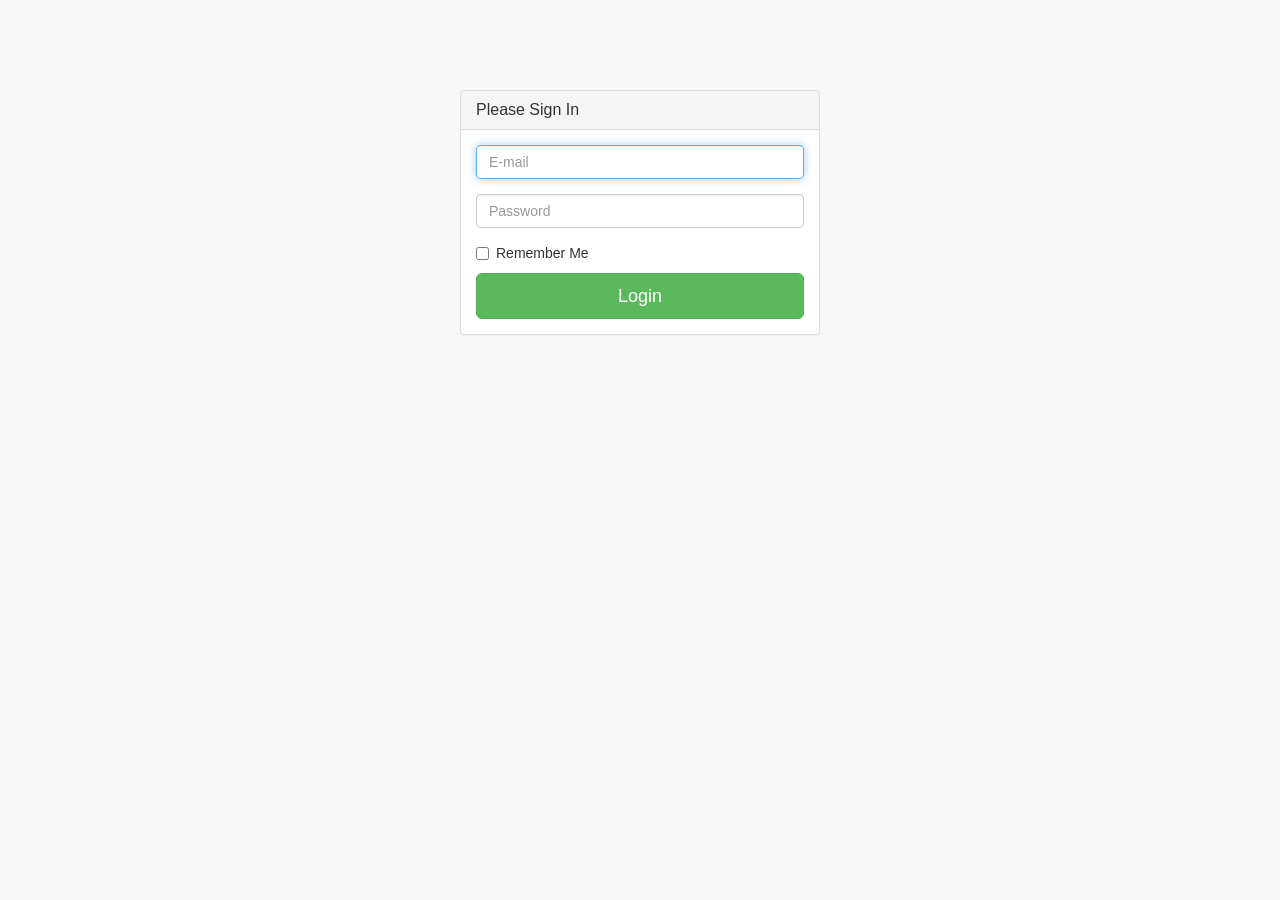
<file: bc/pages/login.html>
<!DOCTYPE html>
<html lang="en">

<head>

    <meta charset="utf-8">
    <meta http-equiv="X-UA-Compatible" content="IE=edge">
    <meta name="viewport" content="width=device-width, initial-scale=1">
    <meta name="description" content="">
    <meta name="author" content="">

    <title>SB Admin 2 - Bootstrap Admin Theme</title>

    <!-- Bootstrap Core CSS -->
    <link href="../vendor/bootstrap/css/bootstrap.min.css" rel="stylesheet">

    <!-- MetisMenu CSS -->
    <link href="../vendor/metisMenu/metisMenu.min.css" rel="stylesheet">

    <!-- Custom CSS -->
    <link href="../dist/css/sb-admin-2.css" rel="stylesheet">

    <!-- Custom Fonts -->
    <link href="../vendor/font-awesome/css/font-awesome.min.css" rel="stylesheet" type="text/css">

    <!-- HTML5 Shim and Respond.js IE8 support of HTML5 elements and media queries -->
    <!-- WARNING: Respond.js doesn't work if you view the page via file:// -->
    <!--[if lt IE 9]>
        <script src="https://oss.maxcdn.com/libs/html5shiv/3.7.0/html5shiv.js"></script>
        <script src="https://oss.maxcdn.com/libs/respond.js/1.4.2/respond.min.js"></script>
    <![endif]-->

</head>

<body>

    <div class="container">
        <div class="row">
            <div class="col-md-4 col-md-offset-4">
                <div class="login-panel panel panel-default">
                    <div class="panel-heading">
                        <h3 class="panel-title">Please Sign In</h3>
                    </div>
                    <div class="panel-body">
                        <form role="form">
                            <fieldset>
                                <div class="form-group">
                                    <input class="form-control" placeholder="E-mail" name="email" type="email" autofocus>
                                </div>
                                <div class="form-group">
                                    <input class="form-control" placeholder="Password" name="password" type="password" value="">
                                </div>
                                <div class="checkbox">
                                    <label>
                                        <input name="remember" type="checkbox" value="Remember Me">Remember Me
                                    </label>
                                </div>
                                <!-- Change this to a button or input when using this as a form -->
                                <a href="index.html" class="btn btn-lg btn-success btn-block">Login</a>
                            </fieldset>
                        </form>
                    </div>
                </div>
            </div>
        </div>
    </div>

    <!-- jQuery -->
    <script src="../vendor/jquery/jquery.min.js"></script>

    <!-- Bootstrap Core JavaScript -->
    <script src="../vendor/bootstrap/js/bootstrap.min.js"></script>

    <!-- Metis Menu Plugin JavaScript -->
    <script src="../vendor/metisMenu/metisMenu.min.js"></script>

    <!-- Custom Theme JavaScript -->
    <script src="../dist/js/sb-admin-2.js"></script>

</body>

</html>
</file>
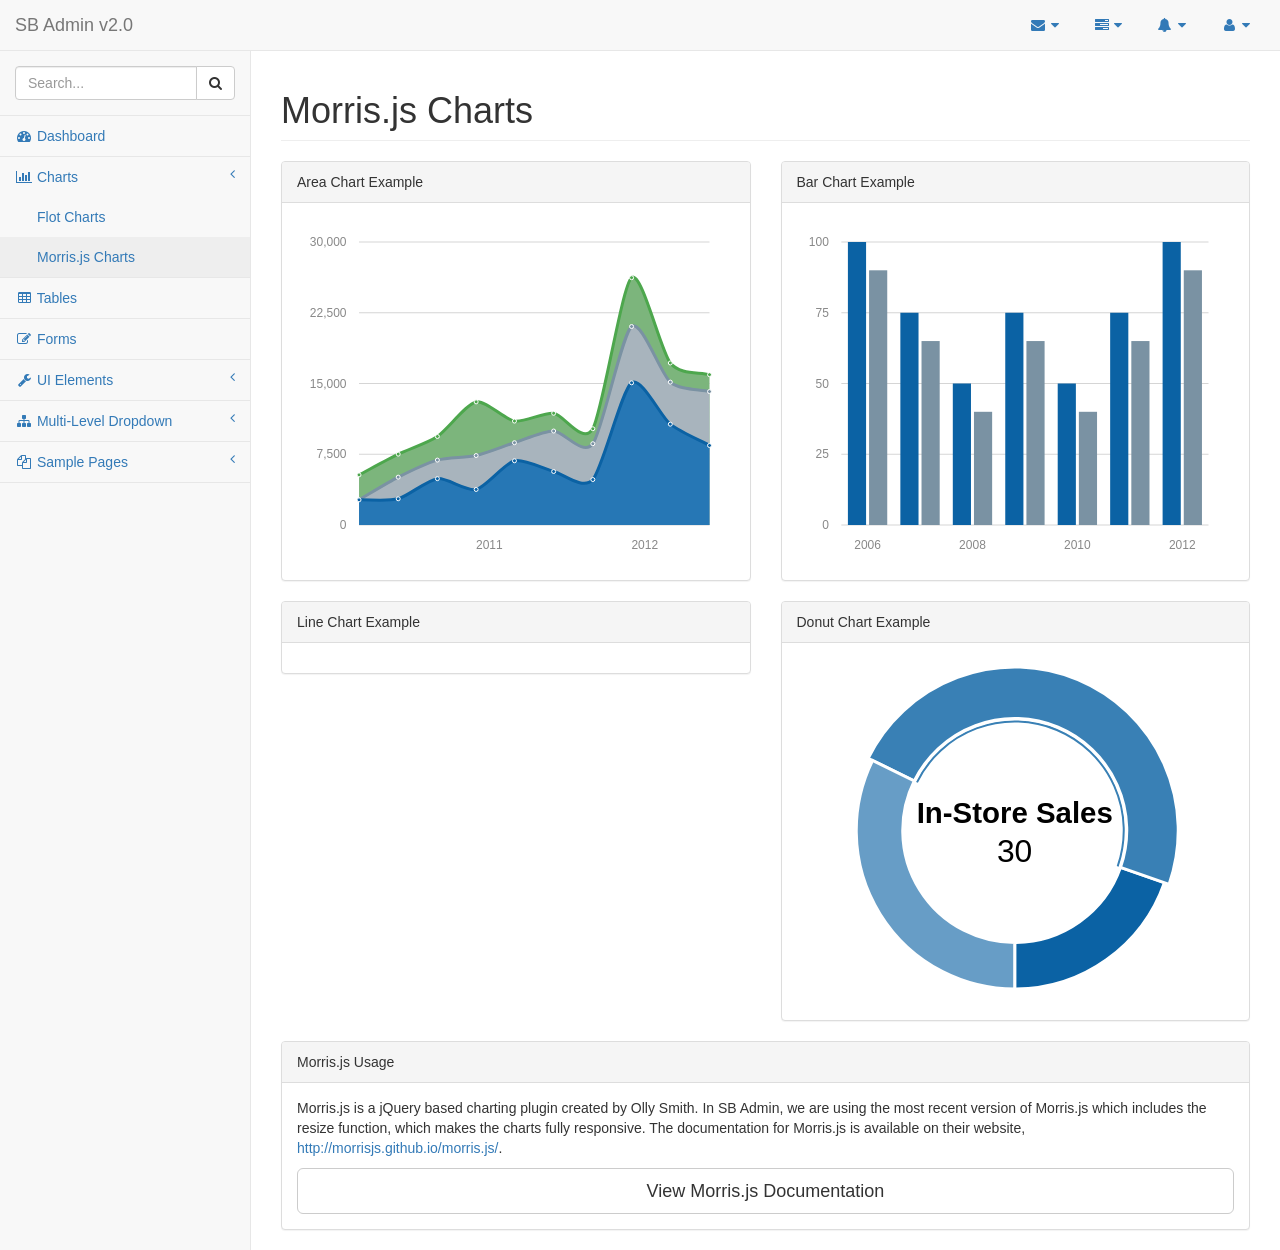
<file: bc/pages/morris.html>
<!DOCTYPE html>
<html lang="en">

<head>

    <meta charset="utf-8">
    <meta http-equiv="X-UA-Compatible" content="IE=edge">
    <meta name="viewport" content="width=device-width, initial-scale=1">
    <meta name="description" content="">
    <meta name="author" content="">

    <title>SB Admin 2 - Bootstrap Admin Theme</title>

    <!-- Bootstrap Core CSS -->
    <link href="../vendor/bootstrap/css/bootstrap.min.css" rel="stylesheet">

    <!-- MetisMenu CSS -->
    <link href="../vendor/metisMenu/metisMenu.min.css" rel="stylesheet">

    <!-- Custom CSS -->
    <link href="../dist/css/sb-admin-2.css" rel="stylesheet">

    <!-- Morris Charts CSS -->
    <link href="../vendor/morrisjs/morris.css" rel="stylesheet">

    <!-- Custom Fonts -->
    <link href="../vendor/font-awesome/css/font-awesome.min.css" rel="stylesheet" type="text/css">

    <!-- HTML5 Shim and Respond.js IE8 support of HTML5 elements and media queries -->
    <!-- WARNING: Respond.js doesn't work if you view the page via file:// -->
    <!--[if lt IE 9]>
        <script src="https://oss.maxcdn.com/libs/html5shiv/3.7.0/html5shiv.js"></script>
        <script src="https://oss.maxcdn.com/libs/respond.js/1.4.2/respond.min.js"></script>
    <![endif]-->

</head>

<body>

    <div id="wrapper">

        <!-- Navigation -->
        <nav class="navbar navbar-default navbar-static-top" role="navigation" style="margin-bottom: 0">
            <div class="navbar-header">
                <button type="button" class="navbar-toggle" data-toggle="collapse" data-target=".navbar-collapse">
                    <span class="sr-only">Toggle navigation</span>
                    <span class="icon-bar"></span>
                    <span class="icon-bar"></span>
                    <span class="icon-bar"></span>
                </button>
                <a class="navbar-brand" href="index.html">SB Admin v2.0</a>
            </div>
            <!-- /.navbar-header -->

            <ul class="nav navbar-top-links navbar-right">
                <li class="dropdown">
                    <a class="dropdown-toggle" data-toggle="dropdown" href="#">
                        <i class="fa fa-envelope fa-fw"></i> <i class="fa fa-caret-down"></i>
                    </a>
                    <ul class="dropdown-menu dropdown-messages">
                        <li>
                            <a href="#">
                                <div>
                                    <strong>John Smith</strong>
                                    <span class="pull-right text-muted">
                                        <em>Yesterday</em>
                                    </span>
                                </div>
                                <div>Lorem ipsum dolor sit amet, consectetur adipiscing elit. Pellentesque eleifend...</div>
                            </a>
                        </li>
                        <li class="divider"></li>
                        <li>
                            <a href="#">
                                <div>
                                    <strong>John Smith</strong>
                                    <span class="pull-right text-muted">
                                        <em>Yesterday</em>
                                    </span>
                                </div>
                                <div>Lorem ipsum dolor sit amet, consectetur adipiscing elit. Pellentesque eleifend...</div>
                            </a>
                        </li>
                        <li class="divider"></li>
                        <li>
                            <a href="#">
                                <div>
                                    <strong>John Smith</strong>
                                    <span class="pull-right text-muted">
                                        <em>Yesterday</em>
                                    </span>
                                </div>
                                <div>Lorem ipsum dolor sit amet, consectetur adipiscing elit. Pellentesque eleifend...</div>
                            </a>
                        </li>
                        <li class="divider"></li>
                        <li>
                            <a class="text-center" href="#">
                                <strong>Read All Messages</strong>
                                <i class="fa fa-angle-right"></i>
                            </a>
                        </li>
                    </ul>
                    <!-- /.dropdown-messages -->
                </li>
                <!-- /.dropdown -->
                <li class="dropdown">
                    <a class="dropdown-toggle" data-toggle="dropdown" href="#">
                        <i class="fa fa-tasks fa-fw"></i> <i class="fa fa-caret-down"></i>
                    </a>
                    <ul class="dropdown-menu dropdown-tasks">
                        <li>
                            <a href="#">
                                <div>
                                    <p>
                                        <strong>Task 1</strong>
                                        <span class="pull-right text-muted">40% Complete</span>
                                    </p>
                                    <div class="progress progress-striped active">
                                        <div class="progress-bar progress-bar-success" role="progressbar" aria-valuenow="40" aria-valuemin="0" aria-valuemax="100" style="width: 40%">
                                            <span class="sr-only">40% Complete (success)</span>
                                        </div>
                                    </div>
                                </div>
                            </a>
                        </li>
                        <li class="divider"></li>
                        <li>
                            <a href="#">
                                <div>
                                    <p>
                                        <strong>Task 2</strong>
                                        <span class="pull-right text-muted">20% Complete</span>
                                    </p>
                                    <div class="progress progress-striped active">
                                        <div class="progress-bar progress-bar-info" role="progressbar" aria-valuenow="20" aria-valuemin="0" aria-valuemax="100" style="width: 20%">
                                            <span class="sr-only">20% Complete</span>
                                        </div>
                                    </div>
                                </div>
                            </a>
                        </li>
                        <li class="divider"></li>
                        <li>
                            <a href="#">
                                <div>
                                    <p>
                                        <strong>Task 3</strong>
                                        <span class="pull-right text-muted">60% Complete</span>
                                    </p>
                                    <div class="progress progress-striped active">
                                        <div class="progress-bar progress-bar-warning" role="progressbar" aria-valuenow="60" aria-valuemin="0" aria-valuemax="100" style="width: 60%">
                                            <span class="sr-only">60% Complete (warning)</span>
                                        </div>
                                    </div>
                                </div>
                            </a>
                        </li>
                        <li class="divider"></li>
                        <li>
                            <a href="#">
                                <div>
                                    <p>
                                        <strong>Task 4</strong>
                                        <span class="pull-right text-muted">80% Complete</span>
                                    </p>
                                    <div class="progress progress-striped active">
                                        <div class="progress-bar progress-bar-danger" role="progressbar" aria-valuenow="80" aria-valuemin="0" aria-valuemax="100" style="width: 80%">
                                            <span class="sr-only">80% Complete (danger)</span>
                                        </div>
                                    </div>
                                </div>
                            </a>
                        </li>
                        <li class="divider"></li>
                        <li>
                            <a class="text-center" href="#">
                                <strong>See All Tasks</strong>
                                <i class="fa fa-angle-right"></i>
                            </a>
                        </li>
                    </ul>
                    <!-- /.dropdown-tasks -->
                </li>
                <!-- /.dropdown -->
                <li class="dropdown">
                    <a class="dropdown-toggle" data-toggle="dropdown" href="#">
                        <i class="fa fa-bell fa-fw"></i> <i class="fa fa-caret-down"></i>
                    </a>
                    <ul class="dropdown-menu dropdown-alerts">
                        <li>
                            <a href="#">
                                <div>
                                    <i class="fa fa-comment fa-fw"></i> New Comment
                                    <span class="pull-right text-muted small">4 minutes ago</span>
                                </div>
                            </a>
                        </li>
                        <li class="divider"></li>
                        <li>
                            <a href="#">
                                <div>
                                    <i class="fa fa-twitter fa-fw"></i> 3 New Followers
                                    <span class="pull-right text-muted small">12 minutes ago</span>
                                </div>
                            </a>
                        </li>
                        <li class="divider"></li>
                        <li>
                            <a href="#">
                                <div>
                                    <i class="fa fa-envelope fa-fw"></i> Message Sent
                                    <span class="pull-right text-muted small">4 minutes ago</span>
                                </div>
                            </a>
                        </li>
                        <li class="divider"></li>
                        <li>
                            <a href="#">
                                <div>
                                    <i class="fa fa-tasks fa-fw"></i> New Task
                                    <span class="pull-right text-muted small">4 minutes ago</span>
                                </div>
                            </a>
                        </li>
                        <li class="divider"></li>
                        <li>
                            <a href="#">
                                <div>
                                    <i class="fa fa-upload fa-fw"></i> Server Rebooted
                                    <span class="pull-right text-muted small">4 minutes ago</span>
                                </div>
                            </a>
                        </li>
                        <li class="divider"></li>
                        <li>
                            <a class="text-center" href="#">
                                <strong>See All Alerts</strong>
                                <i class="fa fa-angle-right"></i>
                            </a>
                        </li>
                    </ul>
                    <!-- /.dropdown-alerts -->
                </li>
                <!-- /.dropdown -->
                <li class="dropdown">
                    <a class="dropdown-toggle" data-toggle="dropdown" href="#">
                        <i class="fa fa-user fa-fw"></i> <i class="fa fa-caret-down"></i>
                    </a>
                    <ul class="dropdown-menu dropdown-user">
                        <li><a href="#"><i class="fa fa-user fa-fw"></i> User Profile</a>
                        </li>
                        <li><a href="#"><i class="fa fa-gear fa-fw"></i> Settings</a>
                        </li>
                        <li class="divider"></li>
                        <li><a href="login.html"><i class="fa fa-sign-out fa-fw"></i> Logout</a>
                        </li>
                    </ul>
                    <!-- /.dropdown-user -->
                </li>
                <!-- /.dropdown -->
            </ul>
            <!-- /.navbar-top-links -->

            <div class="navbar-default sidebar" role="navigation">
                <div class="sidebar-nav navbar-collapse">
                    <ul class="nav" id="side-menu">
                        <li class="sidebar-search">
                            <div class="input-group custom-search-form">
                                <input type="text" class="form-control" placeholder="Search...">
                                <span class="input-group-btn">
                                <button class="btn btn-default" type="button">
                                    <i class="fa fa-search"></i>
                                </button>
                            </span>
                            </div>
                            <!-- /input-group -->
                        </li>
                        <li>
                            <a href="index.html"><i class="fa fa-dashboard fa-fw"></i> Dashboard</a>
                        </li>
                        <li>
                            <a href="#"><i class="fa fa-bar-chart-o fa-fw"></i> Charts<span class="fa arrow"></span></a>
                            <ul class="nav nav-second-level">
                                <li>
                                    <a href="flot.html">Flot Charts</a>
                                </li>
                                <li>
                                    <a href="morris.html">Morris.js Charts</a>
                                </li>
                            </ul>
                            <!-- /.nav-second-level -->
                        </li>
                        <li>
                            <a href="tables.html"><i class="fa fa-table fa-fw"></i> Tables</a>
                        </li>
                        <li>
                            <a href="forms.html"><i class="fa fa-edit fa-fw"></i> Forms</a>
                        </li>
                        <li>
                            <a href="#"><i class="fa fa-wrench fa-fw"></i> UI Elements<span class="fa arrow"></span></a>
                            <ul class="nav nav-second-level">
                                <li>
                                    <a href="panels-wells.html">Panels and Wells</a>
                                </li>
                                <li>
                                    <a href="buttons.html">Buttons</a>
                                </li>
                                <li>
                                    <a href="notifications.html">Notifications</a>
                                </li>
                                <li>
                                    <a href="typography.html">Typography</a>
                                </li>
                                <li>
                                    <a href="icons.html"> Icons</a>
                                </li>
                                <li>
                                    <a href="grid.html">Grid</a>
                                </li>
                            </ul>
                            <!-- /.nav-second-level -->
                        </li>
                        <li>
                            <a href="#"><i class="fa fa-sitemap fa-fw"></i> Multi-Level Dropdown<span class="fa arrow"></span></a>
                            <ul class="nav nav-second-level">
                                <li>
                                    <a href="#">Second Level Item</a>
                                </li>
                                <li>
                                    <a href="#">Second Level Item</a>
                                </li>
                                <li>
                                    <a href="#">Third Level <span class="fa arrow"></span></a>
                                    <ul class="nav nav-third-level">
                                        <li>
                                            <a href="#">Third Level Item</a>
                                        </li>
                                        <li>
                                            <a href="#">Third Level Item</a>
                                        </li>
                                        <li>
                                            <a href="#">Third Level Item</a>
                                        </li>
                                        <li>
                                            <a href="#">Third Level Item</a>
                                        </li>
                                    </ul>
                                    <!-- /.nav-third-level -->
                                </li>
                            </ul>
                            <!-- /.nav-second-level -->
                        </li>
                        <li>
                            <a href="#"><i class="fa fa-files-o fa-fw"></i> Sample Pages<span class="fa arrow"></span></a>
                            <ul class="nav nav-second-level">
                                <li>
                                    <a href="blank.html">Blank Page</a>
                                </li>
                                <li>
                                    <a href="login.html">Login Page</a>
                                </li>
                            </ul>
                            <!-- /.nav-second-level -->
                        </li>
                    </ul>
                </div>
                <!-- /.sidebar-collapse -->
            </div>
            <!-- /.navbar-static-side -->
        </nav>

        <div id="page-wrapper">
            <div class="row">
                <div class="col-lg-12">
                    <h1 class="page-header">Morris.js Charts</h1>
                </div>
                <!-- /.col-lg-12 -->
            </div>
            <!-- /.row -->
            <div class="row">
                <div class="col-lg-6">
                    <div class="panel panel-default">
                        <div class="panel-heading">
                            Area Chart Example
                        </div>
                        <!-- /.panel-heading -->
                        <div class="panel-body">
                            <div id="morris-area-chart"></div>
                        </div>
                        <!-- /.panel-body -->
                    </div>
                    <!-- /.panel -->
                </div>
                <!-- /.col-lg-6 -->
                <div class="col-lg-6">
                    <div class="panel panel-default">
                        <div class="panel-heading">
                            Bar Chart Example
                        </div>
                        <!-- /.panel-heading -->
                        <div class="panel-body">
                            <div id="morris-bar-chart"></div>
                        </div>
                        <!-- /.panel-body -->
                    </div>
                    <!-- /.panel -->
                </div>
                <!-- /.col-lg-6 -->
                <div class="col-lg-6">
                    <div class="panel panel-default">
                        <div class="panel-heading">
                            Line Chart Example
                        </div>
                        <!-- /.panel-heading -->
                        <div class="panel-body">
                            <div id="morris-line-chart"></div>
                        </div>
                        <!-- /.panel-body -->
                    </div>
                    <!-- /.panel -->
                </div>
                <!-- /.col-lg-6 -->
                <div class="col-lg-6">
                    <div class="panel panel-default">
                        <div class="panel-heading">
                            Donut Chart Example
                        </div>
                        <!-- /.panel-heading -->
                        <div class="panel-body">
                            <div id="morris-donut-chart"></div>
                        </div>
                        <!-- /.panel-body -->
                    </div>
                    <!-- /.panel -->
                </div>
                <!-- /.col-lg-6 -->
                <div class="col-lg-12">
                    <div class="panel panel-default">
                        <div class="panel-heading">
                            Morris.js Usage
                        </div>
                        <!-- /.panel-heading -->
                        <div class="panel-body">
                            <p>Morris.js is a jQuery based charting plugin created by Olly Smith. In SB Admin, we are using the most recent version of Morris.js which includes the resize function, which makes the charts fully responsive. The documentation for Morris.js is available on their website, <a target="_blank" href="http://morrisjs.github.io/morris.js/">http://morrisjs.github.io/morris.js/</a>.</p>
                            <a target="_blank" class="btn btn-default btn-lg btn-block" href="http://morrisjs.github.io/morris.js/">View Morris.js Documentation</a>
                        </div>
                        <!-- /.panel-body -->
                    </div>
                    <!-- /.panel -->
                </div>
                <!-- /.col-lg-6 -->
            </div>
            <!-- /.row -->
        </div>
        <!-- /#page-wrapper -->

    </div>
    <!-- /#wrapper -->

    <!-- jQuery -->
    <script src="../vendor/jquery/jquery.min.js"></script>

    <!-- Bootstrap Core JavaScript -->
    <script src="../vendor/bootstrap/js/bootstrap.min.js"></script>

    <!-- Metis Menu Plugin JavaScript -->
    <script src="../vendor/metisMenu/metisMenu.min.js"></script>

    <!-- Morris Charts JavaScript -->
    <script src="../vendor/raphael/raphael.min.js"></script>
    <script src="../vendor/morrisjs/morris.min.js"></script>
    <script src="../data/morris-data.js"></script>

    <!-- Custom Theme JavaScript -->
    <script src="../dist/js/sb-admin-2.js"></script>

</body>

</html>
</file>
<file: bc/vendor/morrisjs/morris.css>
.morris-hover{position:absolute;z-index:1000}.morris-hover.morris-default-style{border-radius:10px;padding:6px;color:#666;background:rgba(255,255,255,0.8);border:solid 2px rgba(230,230,230,0.8);font-family:sans-serif;font-size:12px;text-align:center}.morris-hover.morris-default-style .morris-hover-row-label{font-weight:bold;margin:0.25em 0}
.morris-hover.morris-default-style .morris-hover-point{white-space:nowrap;margin:0.1em 0}
</file>
<file: bc/vendor/metisMenu/metisMenu.min.css>
/*
 * metismenu - v1.1.3
 * Easy menu jQuery plugin for Twitter Bootstrap 3
 * https://github.com/onokumus/metisMenu
 *
 * Made by Osman Nuri Okumus
 * Under MIT License
 */

.arrow{float:right;line-height:1.42857}.glyphicon.arrow:before{content:"\e079"}.active>a>.glyphicon.arrow:before{content:"\e114"}.fa.arrow:before{content:"\f104"}.active>a>.fa.arrow:before{content:"\f107"}.plus-times{float:right}.fa.plus-times:before{content:"\f067"}.active>a>.fa.plus-times{filter:progid:DXImageTransform.Microsoft.BasicImage(rotation=1);-webkit-transform:rotate(45deg);-moz-transform:rotate(45deg);-ms-transform:rotate(45deg);-o-transform:rotate(45deg);transform:rotate(45deg)}.plus-minus{float:right}.fa.plus-minus:before{content:"\f067"}.active>a>.fa.plus-minus:before{content:"\f068"}
</file>
<file: bc/dist/css/sb-admin-2.css>
/*!
 * Start Bootstrap - SB Admin 2 v3.3.7+1 (http://startbootstrap.com/template-overviews/sb-admin-2)
 * Copyright 2013-2016 Start Bootstrap
 * Licensed under MIT (https://github.com/BlackrockDigital/startbootstrap/blob/gh-pages/LICENSE)
 */
body {
  background-color: #f8f8f8;
}
#wrapper {
  width: 100%;
}
#page-wrapper {
  padding: 0 15px;
  min-height: 568px;
  background-color: white;
}
@media (min-width: 768px) {
  #page-wrapper {
    position: inherit;
    margin: 0 0 0 250px;
    padding: 0 30px;
    border-left: 1px solid #e7e7e7;
  }
}
.navbar-top-links {
  margin-right: 0;
}
.navbar-top-links li {
  display: inline-block;
}
.navbar-top-links li:last-child {
  margin-right: 15px;
}
.navbar-top-links li a {
  padding: 15px;
  min-height: 50px;
}
.navbar-top-links .dropdown-menu li {
  display: block;
}
.navbar-top-links .dropdown-menu li:last-child {
  margin-right: 0;
}
.navbar-top-links .dropdown-menu li a {
  padding: 3px 20px;
  min-height: 0;
}
.navbar-top-links .dropdown-menu li a div {
  white-space: normal;
}
.navbar-top-links .dropdown-messages,
.navbar-top-links .dropdown-tasks,
.navbar-top-links .dropdown-alerts {
  width: 310px;
  min-width: 0;
}
.navbar-top-links .dropdown-messages {
  margin-left: 5px;
}
.navbar-top-links .dropdown-tasks {
  margin-left: -59px;
}
.navbar-top-links .dropdown-alerts {
  margin-left: -123px;
}
.navbar-top-links .dropdown-user {
  right: 0;
  left: auto;
}
.sidebar .sidebar-nav.navbar-collapse {
  padding-left: 0;
  padding-right: 0;
}
.sidebar .sidebar-search {
  padding: 15px;
}
.sidebar ul li {
  border-bottom: 1px solid #e7e7e7;
}
.sidebar ul li a.active {
  background-color: #eeeeee;
}
.sidebar .arrow {
  float: right;
}
.sidebar .fa.arrow:before {
  content: "\f104";
}
.sidebar .active > a > .fa.arrow:before {
  content: "\f107";
}
.sidebar .nav-second-level li,
.sidebar .nav-third-level li {
  border-bottom: none !important;
}
.sidebar .nav-second-level li a {
  padding-left: 37px;
}
.sidebar .nav-third-level li a {
  padding-left: 52px;
}
@media (min-width: 768px) {
  .sidebar {
    z-index: 1;
    position: absolute;
    width: 250px;
    margin-top: 51px;
  }
  .navbar-top-links .dropdown-messages,
  .navbar-top-links .dropdown-tasks,
  .navbar-top-links .dropdown-alerts {
    margin-left: auto;
  }
}
.btn-outline {
  color: inherit;
  background-color: transparent;
  transition: all .5s;
}
.btn-primary.btn-outline {
  color: #428bca;
}
.btn-success.btn-outline {
  color: #5cb85c;
}
.btn-info.btn-outline {
  color: #5bc0de;
}
.btn-warning.btn-outline {
  color: #f0ad4e;
}
.btn-danger.btn-outline {
  color: #d9534f;
}
.btn-primary.btn-outline:hover,
.btn-success.btn-outline:hover,
.btn-info.btn-outline:hover,
.btn-warning.btn-outline:hover,
.btn-danger.btn-outline:hover {
  color: white;
}
.chat {
  margin: 0;
  padding: 0;
  list-style: none;
}
.chat li {
  margin-bottom: 10px;
  padding-bottom: 5px;
  border-bottom: 1px dotted #999999;
}
.chat li.left .chat-body {
  margin-left: 60px;
}
.chat li.right .chat-body {
  margin-right: 60px;
}
.chat li .chat-body p {
  margin: 0;
}
.panel .slidedown .glyphicon,
.chat .glyphicon {
  margin-right: 5px;
}
.chat-panel .panel-body {
  height: 350px;
  overflow-y: scroll;
}
.login-panel {
  margin-top: 25%;
}
.flot-chart {
  display: block;
  height: 400px;
}
.flot-chart-content {
  width: 100%;
  height: 100%;
}
table.dataTable thead .sorting,
table.dataTable thead .sorting_asc,
table.dataTable thead .sorting_desc,
table.dataTable thead .sorting_asc_disabled,
table.dataTable thead .sorting_desc_disabled {
  background: transparent;
}
table.dataTable thead .sorting_asc:after {
  content: "\f0de";
  float: right;
  font-family: fontawesome;
}
table.dataTable thead .sorting_desc:after {
  content: "\f0dd";
  float: right;
  font-family: fontawesome;
}
table.dataTable thead .sorting:after {
  content: "\f0dc";
  float: right;
  font-family: fontawesome;
  color: rgba(50, 50, 50, 0.5);
}
.btn-circle {
  width: 30px;
  height: 30px;
  padding: 6px 0;
  border-radius: 15px;
  text-align: center;
  font-size: 12px;
  line-height: 1.428571429;
}
.btn-circle.btn-lg {
  width: 50px;
  height: 50px;
  padding: 10px 16px;
  border-radius: 25px;
  font-size: 18px;
  line-height: 1.33;
}
.btn-circle.btn-xl {
  width: 70px;
  height: 70px;
  padding: 10px 16px;
  border-radius: 35px;
  font-size: 24px;
  line-height: 1.33;
}
.show-grid [class^="col-"] {
  padding-top: 10px;
  padding-bottom: 10px;
  border: 1px solid #ddd;
  background-color: #eee !important;
}
.show-grid {
  margin: 15px 0;
}
.huge {
  font-size: 40px;
}
.panel-green {
  border-color: #5cb85c;
}
.panel-green > .panel-heading {
  border-color: #5cb85c;
  color: white;
  background-color: #5cb85c;
}
.panel-green > a {
  color: #5cb85c;
}
.panel-green > a:hover {
  color: #3d8b3d;
}
.panel-red {
  border-color: #d9534f;
}
.panel-red > .panel-heading {
  border-color: #d9534f;
  color: white;
  background-color: #d9534f;
}
.panel-red > a {
  color: #d9534f;
}
.panel-red > a:hover {
  color: #b52b27;
}
.panel-yellow {
  border-color: #f0ad4e;
}
.panel-yellow > .panel-heading {
  border-color: #f0ad4e;
  color: white;
  background-color: #f0ad4e;
}
.panel-yellow > a {
  color: #f0ad4e;
}
.panel-yellow > a:hover {
  color: #df8a13;
}
.timeline {
  position: relative;
  padding: 20px 0 20px;
  list-style: none;
}
.timeline:before {
  content: " ";
  position: absolute;
  top: 0;
  bottom: 0;
  left: 50%;
  width: 3px;
  margin-left: -1.5px;
  background-color: #eeeeee;
}
.timeline > li {
  position: relative;
  margin-bottom: 20px;
}
.timeline > li:before,
.timeline > li:after {
  content: " ";
  display: table;
}
.timeline > li:after {
  clear: both;
}
.timeline > li:before,
.timeline > li:after {
  content: " ";
  display: table;
}
.timeline > li:after {
  clear: both;
}
.timeline > li > .timeline-panel {
  float: left;
  position: relative;
  width: 46%;
  padding: 20px;
  border: 1px solid #d4d4d4;
  border-radius: 2px;
  -webkit-box-shadow: 0 1px 6px rgba(0, 0, 0, 0.175);
  box-shadow: 0 1px 6px rgba(0, 0, 0, 0.175);
}
.timeline > li > .timeline-panel:before {
  content: " ";
  display: inline-block;
  position: absolute;
  top: 26px;
  right: -15px;
  border-top: 15px solid transparent;
  border-right: 0 solid #ccc;
  border-bottom: 15px solid transparent;
  border-left: 15px solid #ccc;
}
.timeline > li > .timeline-panel:after {
  content: " ";
  display: inline-block;
  position: absolute;
  top: 27px;
  right: -14px;
  border-top: 14px solid transparent;
  border-right: 0 solid #fff;
  border-bottom: 14px solid transparent;
  border-left: 14px solid #fff;
}
.timeline > li > .timeline-badge {
  z-index: 100;
  position: absolute;
  top: 16px;
  left: 50%;
  width: 50px;
  height: 50px;
  margin-left: -25px;
  border-radius: 50% 50% 50% 50%;
  text-align: center;
  font-size: 1.4em;
  line-height: 50px;
  color: #fff;
  background-color: #999999;
}
.timeline > li.timeline-inverted > .timeline-panel {
  float: right;
}
.timeline > li.timeline-inverted > .timeline-panel:before {
  right: auto;
  left: -15px;
  border-right-width: 15px;
  border-left-width: 0;
}
.timeline > li.timeline-inverted > .timeline-panel:after {
  right: auto;
  left: -14px;
  border-right-width: 14px;
  border-left-width: 0;
}
.timeline-badge.primary {
  background-color: #2e6da4 !important;
}
.timeline-badge.success {
  background-color: #3f903f !important;
}
.timeline-badge.warning {
  background-color: #f0ad4e !important;
}
.timeline-badge.danger {
  background-color: #d9534f !important;
}
.timeline-badge.info {
  background-color: #5bc0de !important;
}
.timeline-title {
  margin-top: 0;
  color: inherit;
}
.timeline-body > p,
.timeline-body > ul {
  margin-bottom: 0;
}
.timeline-body > p + p {
  margin-top: 5px;
}
@media (max-width: 767px) {
  ul.timeline:before {
    left: 40px;
  }
  ul.timeline > li > .timeline-panel {
    width: calc(10%);
    width: -moz-calc(10%);
    width: -webkit-calc(10%);
  }
  ul.timeline > li > .timeline-badge {
    top: 16px;
    left: 15px;
    margin-left: 0;
  }
  ul.timeline > li > .timeline-panel {
    float: right;
  }
  ul.timeline > li > .timeline-panel:before {
    right: auto;
    left: -15px;
    border-right-width: 15px;
    border-left-width: 0;
  }
  ul.timeline > li > .timeline-panel:after {
    right: auto;
    left: -14px;
    border-right-width: 14px;
    border-left-width: 0;
  }
}
</file>
